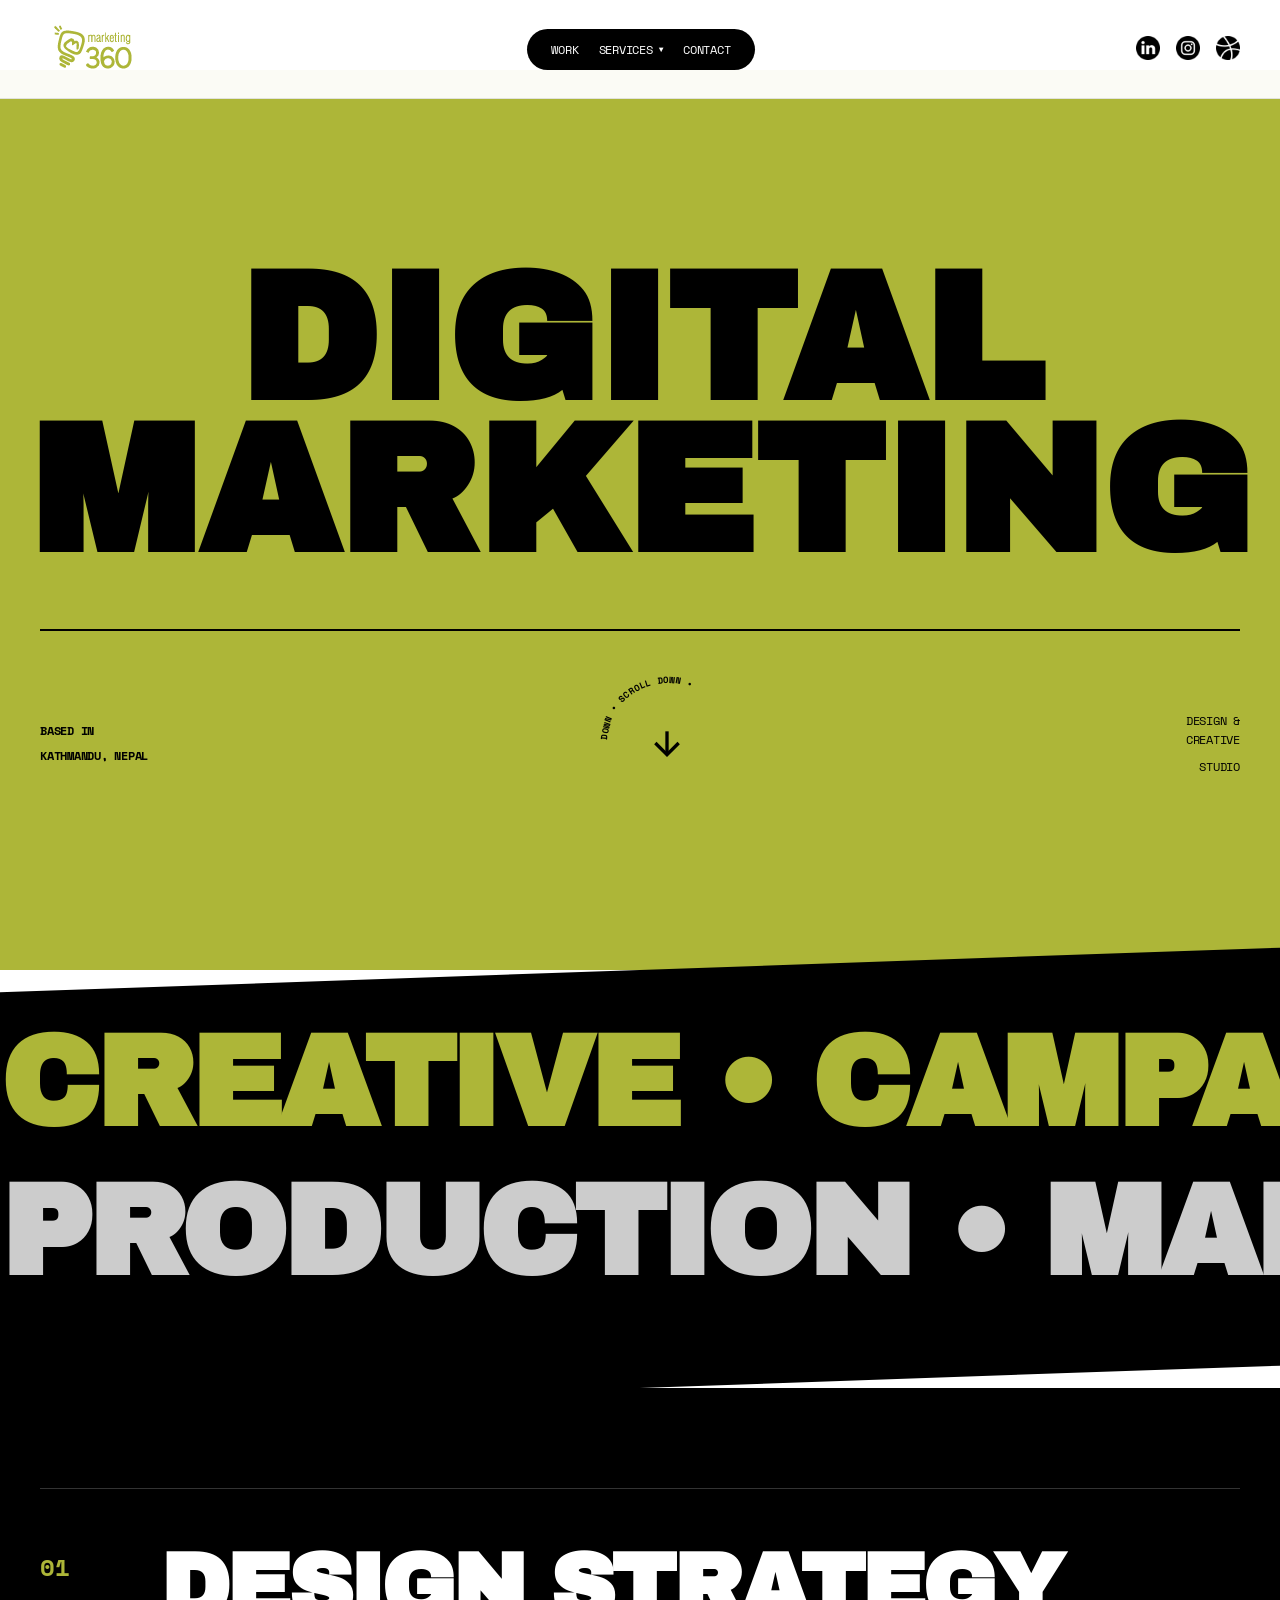
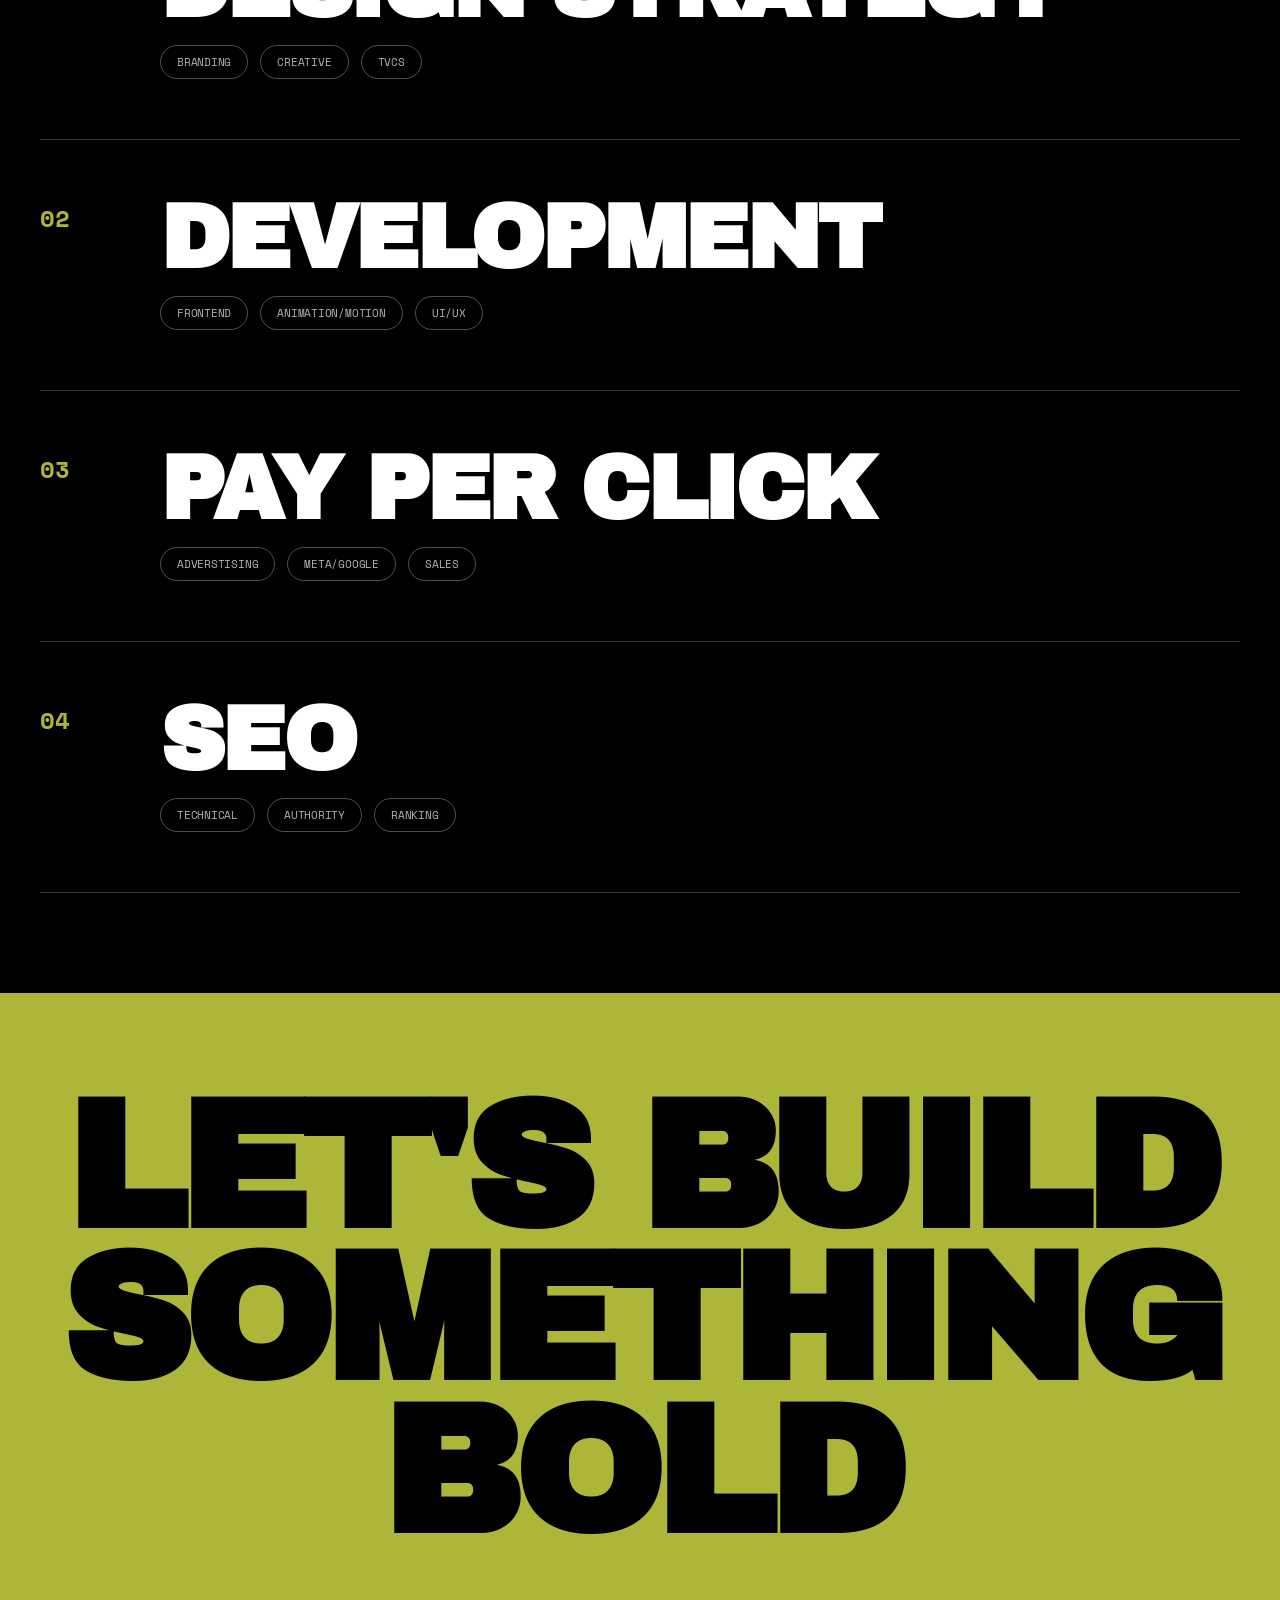
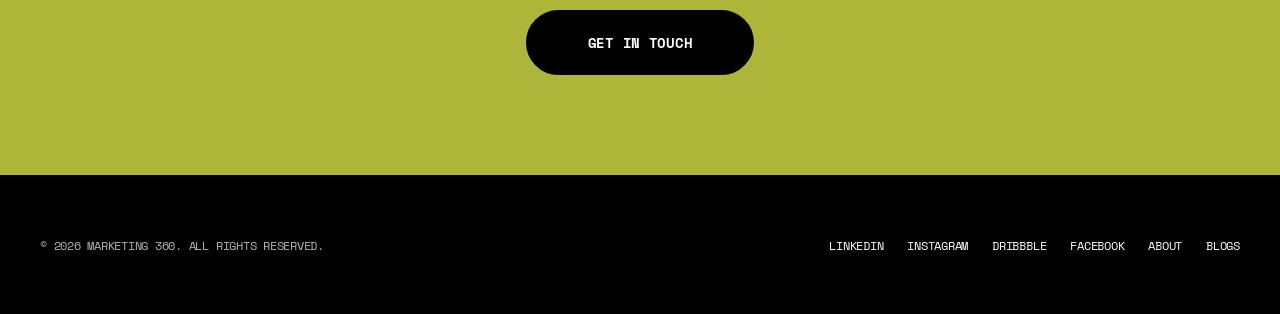
<file: index.html>
<!DOCTYPE html>
<html lang="en">
<head>
    <meta charset="UTF-8">
    <meta name="viewport" content="width=device-width, initial-scale=1.0">
    <title>Marketing 360 - Best Digital Marketing in Nepal</title>
    <link href="https://fonts.googleapis.com/css2?family=Archivo+Black&family=Space+Mono:wght@400;700&family=Inter:wght@400;500;600;700&display=swap" rel="stylesheet">
    <link rel="stylesheet" href="assets/css/style.css">
    <link rel="icon" type="image/png" href="/assets/images/icons/favicon.png">
</head>
<body>
    <!-- Navigation -->
   <div id="header-placeholder"></div>

    <!-- Hero Section -->
    <section class="hero" id="work">
        <h1>DIGITAL MARKETING</h1>
        <div class="hero-divider"></div>
        <div class="hero-metadata">
            <div class="hero-location">
                <span style="display: block;">BASED IN</span>
                <span style="display: block; margin-top: 8px;">KATHMANDU, NEPAL</span>
            </div>
            <div class="scroll-indicator">
                <svg viewBox="0 0 144 144" fill="none" xmlns="http://www.w3.org/2000/svg">
                    <defs>
                        <path id="circlePath" d="M 72, 72 m -60, 0 a 60,60 0 1,1 120,0 a 60,60 0 1,1 -120,0" fill="none"/>
                    </defs>
                    <text font-family="Space Mono" font-size="9" font-weight="bold" letter-spacing="-0.02em" fill="#000000" text-anchor="middle">
                        <textPath href="#circlePath" startOffset="0%">
                            SCROLL DOWN • SCROLL DOWN • SCROLL DOWN • 
                        </textPath>
                    </text>
                </svg>
                <div class="scroll-indicator-center">
                    <svg width="24" height="24" viewBox="0 0 24 24" fill="none" stroke="#000000" stroke-width="2">
                        <line x1="12" y1="5" x2="12" y2="19"></line>
                        <polyline points="19 12 12 19 5 12"></polyline>
                    </svg>
                </div>
            </div>
            <div class="hero-role">
                <span style="display: block;">DESIGN &</span>
                <span style="display: block;">CREATIVE</span>
                <span style="display: block; margin-top: 8px;">STUDIO</span>
            </div>
        </div>
    </section>

    <!-- Marquee Section -->
    <section class="marquee-section" id="services">
        <div class="marquee-section-inner">
            <div class="marquee-row orange">
                <span class="marquee-text">CREATIVE • CAMPAIGN • DIGITAL • </span>
                <span class="marquee-text">CREATIVE • CAMPAIGN • DIGITAL • </span>
                <span class="marquee-text">CREATIVE • CAMPAIGN • DIGITAL • </span>
            </div>
            <div class="marquee-row white reverse">
                <span class="marquee-text">PRODUCTION • MARKET • IMPACT • </span>
                <span class="marquee-text">PRODUCTION • MARKET • IMPACT • </span>
                <span class="marquee-text">PRODUCTION • MARKET • IMPACT • </span>
            </div>
        </div>
    </section>

    <!-- Services Section -->
    <section class="services">
        <div class="services-container">
            <ul class="services-list">
                <li>
                    <span class="service-index">01</span>
                    <div class="service-content">
                        <h3 class="service-title">DESIGN STRATEGY</h3>
                        <div class="service-tags">
                            <span class="service-tag">BRANDING</span>
                            <span class="service-tag">CREATIVE</span>
                            <span class="service-tag">TVCs</span>
                        </div>
                    </div>
                    <div class="service-arrow">→</div>
                </li>
                <li>
                    <span class="service-index">02</span>
                    <div class="service-content">
                        <h3 class="service-title">DEVELOPMENT</h3>
                        <div class="service-tags">
                            <span class="service-tag">FRONTEND</span>
                            <span class="service-tag">ANIMATION/MOTION</span>
                            <span class="service-tag">UI/UX</span>
                        </div>
                    </div>
                    <div class="service-arrow">→</div>
                </li>
                <li>
                    <span class="service-index">03</span>
                    <div class="service-content">
                        <h3 class="service-title">PAY PER CLICK</h3>
                        <div class="service-tags">
                            <span class="service-tag">ADVERSTISING</span>
                            <span class="service-tag">META/GOOGLE</span>
                            <span class="service-tag">SALES</span>
                        </div>
                    </div>
                    <div class="service-arrow">→</div>
                </li>
                <li>
                    <span class="service-index">04</span>
                    <div class="service-content">
                        <h3 class="service-title">SEO</h3>
                        <div class="service-tags">
                            <span class="service-tag">TECHNICAL</span>
                            <span class="service-tag">AUTHORITY</span>
                            <span class="service-tag">RANKING</span>
                        </div>
                    </div>
                    <div class="service-arrow">→</div>
                </li>
            </ul>
        </div>
    </section>

    <!-- CTA Section -->
    <section class="cta-section">
        <h2 class="cta-heading">LET'S BUILD SOMETHING BOLD</h2>
        <a href="contact.html" class="cta-button">GET IN TOUCH</a>
    </section>

<div id="footer-placeholder"></div>

    <script>
        // Smooth scroll for navigation links
        document.querySelectorAll('nav a').forEach(anchor => {
            anchor.addEventListener('click', function (e) {
                e.preventDefault();
                const target = document.querySelector(this.getAttribute('href'));
                if (target) {
                    target.scrollIntoView({ behavior: 'smooth' });
                }
            });
        });

        // Add scroll event listener for parallax or other effects if needed
        window.addEventListener('scroll', () => {
            const nav = document.querySelector('nav');
            if (window.scrollY > 100) {
                nav.style.background = 'rgba(255, 255, 255, 0.98)';
            } else {
                nav.style.background = 'rgba(255, 255, 255, 0.95)';
            }
        });
    </script>
    <script>
  // This function fetches the header and footer
  function loadComponent(id, path) {
    fetch(path)
      .then(response => {
        if (!response.ok) throw new Error("Could not find the file: " + path);
        return response.text();
      })
      .then(data => {
        document.getElementById(id).innerHTML = data;
      })
      .catch(error => console.error(error));
  }

  // Execute the loading
  loadComponent('header-placeholder', 'includes/header.html');
  loadComponent('footer-placeholder', 'includes/footer.html');
</script>
</body>
</html>
</file>
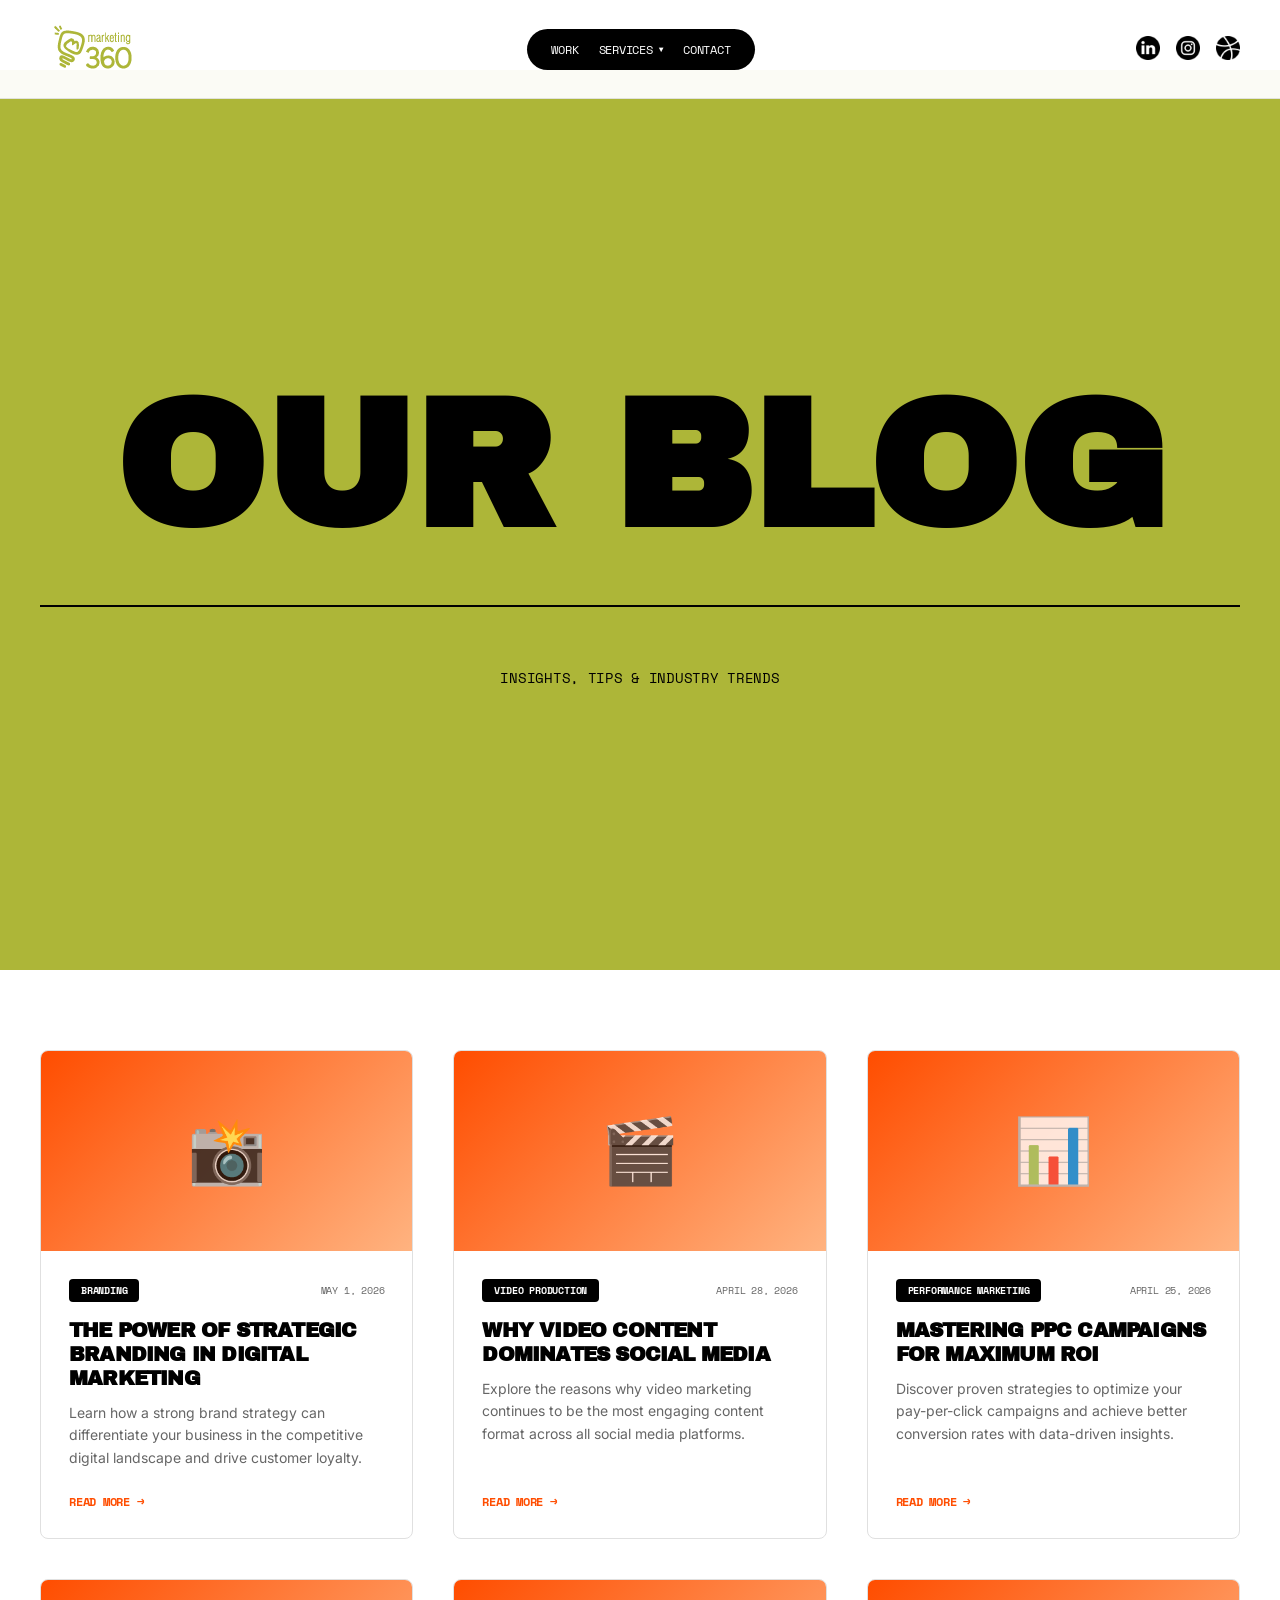
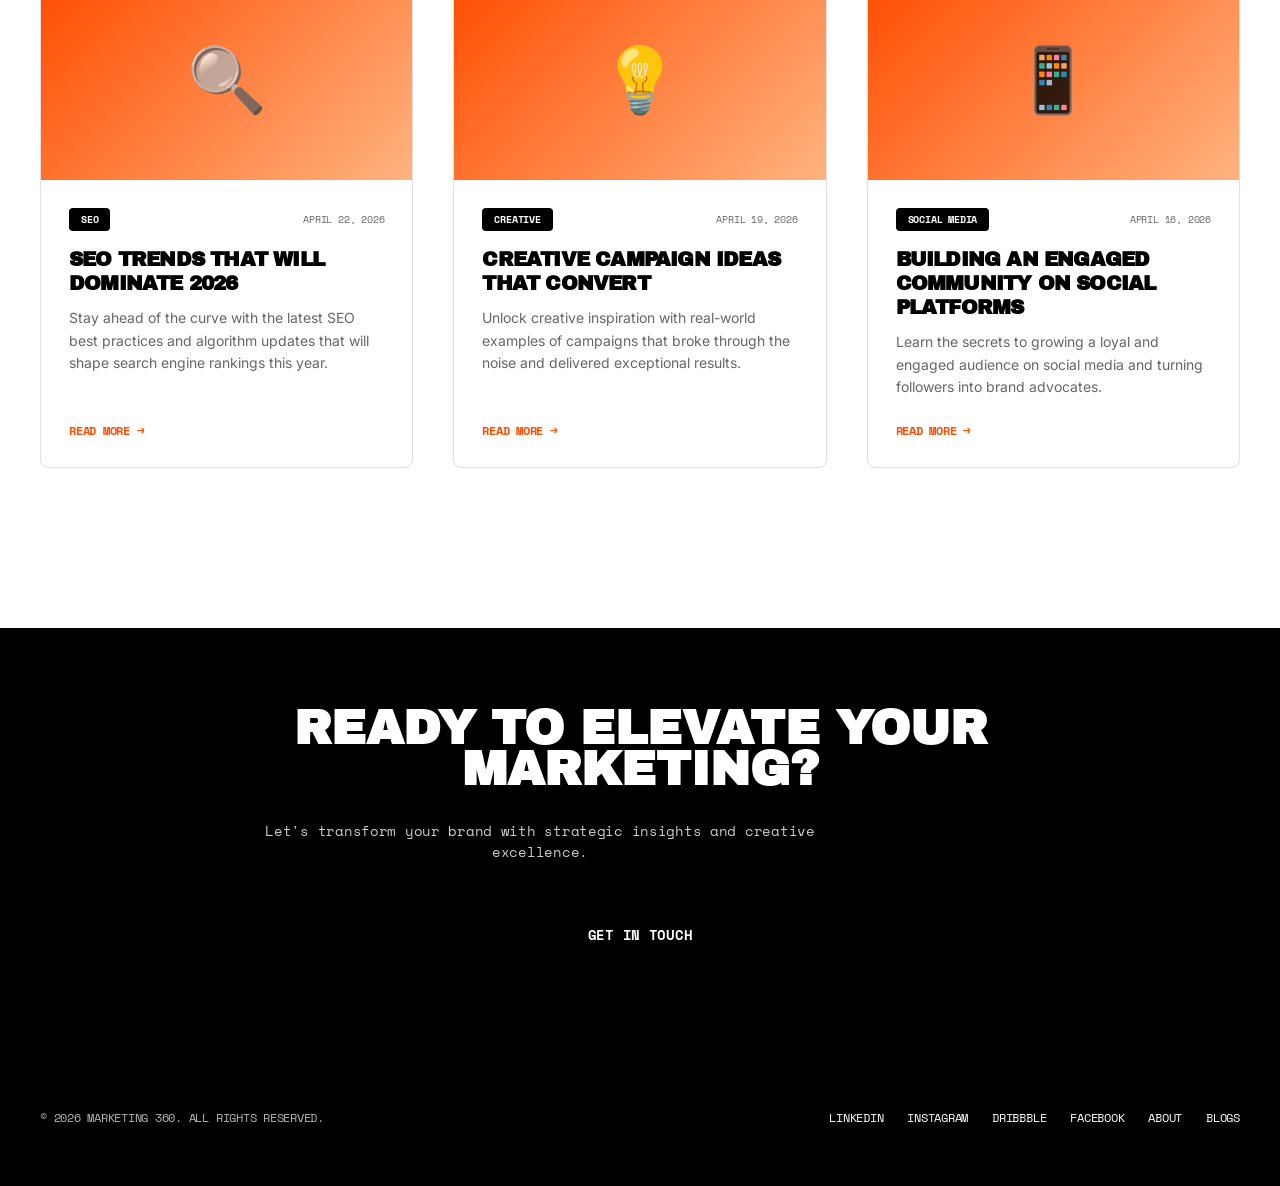
<file: blog/index.html>
<!DOCTYPE html>
<html lang="en">
<head>
    <meta charset="UTF-8">
    <meta name="viewport" content="width=device-width, initial-scale=1.0">
    <title>Blog - Marketing 360</title>
    <link href="https://fonts.googleapis.com/css2?family=Archivo+Black&family=Space+Mono:wght@400;700&family=Inter:wght@400;500;600;700&display=swap" rel="stylesheet">
    <link rel="stylesheet" href="../assets/css/style.css">
    <link rel="stylesheet" href="../assets/css/blog.css">
    <link rel="icon" type="image/png" href="/assets/images/icons/favicon.png">
</head>
<body>
    <!-- Navigation -->
   <div id="header-placeholder"></div>

    <!-- Hero Section -->
    <section class="hero" style="margin-top: 70px;">
        <h1>OUR BLOG</h1>
        <div class="hero-divider"></div>
        <p style="font-family: 'Space Mono', monospace; font-size: 14px; letter-spacing: -0.02em; margin-top: 20px;">INSIGHTS, TIPS & INDUSTRY TRENDS</p>
    </section>

    <!-- Blog Listing Section -->
    <section class="blog-section">
        <div class="blog-container">
            <div class="blog-grid">
                <!-- Blog Post 1 -->
                <article class="blog-card">
                    <div class="blog-image-container">
                        <div class="blog-placeholder-image">📸</div>
                    </div>
                    <div class="blog-content">
                        <div class="blog-meta">
                            <span class="blog-category">BRANDING</span>
                            <span class="blog-date">MAY 1, 2026</span>
                        </div>
                        <h3 class="blog-title">The Power of Strategic Branding in Digital Marketing</h3>
                        <p class="blog-excerpt">Learn how a strong brand strategy can differentiate your business in the competitive digital landscape and drive customer loyalty.</p>
                        <a href="../blog-post-1.html" class="blog-link">READ MORE →</a>
                    </div>
                </article>

                <!-- Blog Post 2 -->
                <article class="blog-card">
                    <div class="blog-image-container">
                        <div class="blog-placeholder-image">🎬</div>
                    </div>
                    <div class="blog-content">
                        <div class="blog-meta">
                            <span class="blog-category">VIDEO PRODUCTION</span>
                            <span class="blog-date">APRIL 28, 2026</span>
                        </div>
                        <h3 class="blog-title">Why Video Content Dominates Social Media</h3>
                        <p class="blog-excerpt">Explore the reasons why video marketing continues to be the most engaging content format across all social media platforms.</p>
                        <a href="blog-post-2.html" class="blog-link">READ MORE →</a>
                    </div>
                </article>

                <!-- Blog Post 3 -->
                <article class="blog-card">
                    <div class="blog-image-container">
                        <div class="blog-placeholder-image">📊</div>
                    </div>
                    <div class="blog-content">
                        <div class="blog-meta">
                            <span class="blog-category">PERFORMANCE MARKETING</span>
                            <span class="blog-date">APRIL 25, 2026</span>
                        </div>
                        <h3 class="blog-title">Mastering PPC Campaigns for Maximum ROI</h3>
                        <p class="blog-excerpt">Discover proven strategies to optimize your pay-per-click campaigns and achieve better conversion rates with data-driven insights.</p>
                        <a href="blog-post-3.html" class="blog-link">READ MORE →</a>
                    </div>
                </article>

                <!-- Blog Post 4 -->
                <article class="blog-card">
                    <div class="blog-image-container">
                        <div class="blog-placeholder-image">🔍</div>
                    </div>
                    <div class="blog-content">
                        <div class="blog-meta">
                            <span class="blog-category">SEO</span>
                            <span class="blog-date">APRIL 22, 2026</span>
                        </div>
                        <h3 class="blog-title">SEO Trends That Will Dominate 2026</h3>
                        <p class="blog-excerpt">Stay ahead of the curve with the latest SEO best practices and algorithm updates that will shape search engine rankings this year.</p>
                        <a href="blog-post-4.html" class="blog-link">READ MORE →</a>
                    </div>
                </article>

                <!-- Blog Post 5 -->
                <article class="blog-card">
                    <div class="blog-image-container">
                        <div class="blog-placeholder-image">💡</div>
                    </div>
                    <div class="blog-content">
                        <div class="blog-meta">
                            <span class="blog-category">CREATIVE</span>
                            <span class="blog-date">APRIL 19, 2026</span>
                        </div>
                        <h3 class="blog-title">Creative Campaign Ideas That Convert</h3>
                        <p class="blog-excerpt">Unlock creative inspiration with real-world examples of campaigns that broke through the noise and delivered exceptional results.</p>
                        <a href="blog-post-5.html" class="blog-link">READ MORE →</a>
                    </div>
                </article>

                <!-- Blog Post 6 -->
                <article class="blog-card">
                    <div class="blog-image-container">
                        <div class="blog-placeholder-image">📱</div>
                    </div>
                    <div class="blog-content">
                        <div class="blog-meta">
                            <span class="blog-category">SOCIAL MEDIA</span>
                            <span class="blog-date">APRIL 16, 2026</span>
                        </div>
                        <h3 class="blog-title">Building an Engaged Community on Social Platforms</h3>
                        <p class="blog-excerpt">Learn the secrets to growing a loyal and engaged audience on social media and turning followers into brand advocates.</p>
                        <a href="blog-post-6.html" class="blog-link">READ MORE →</a>
                    </div>
                </article>
            </div>
        </div>
    </section>

    <!-- CTA Section -->
    <section class="blog-cta">
        <div class="blog-cta-content">
            <h2 style="font-family: 'Archivo Black', sans-serif; font-size: 48px; line-height: 0.85; margin-bottom: 30px; text-transform: uppercase;">Ready to Elevate Your Marketing?</h2>
            <p style="font-family: 'Space Mono', monospace; font-size: 14px; letter-spacing: -0.02em; margin-bottom: 40px; max-width: 600px;">Let's transform your brand with strategic insights and creative excellence.</p>
            <a href="../contact.html" class="cta-button">GET IN TOUCH</a>
        </div>
    </section>

    <!-- Footer -->
    <div id="footer-placeholder"></div>

    <script>
        // Load header
        fetch('../includes/header.html')
            .then(response => response.text())
            .then(data => document.getElementById('header-placeholder').innerHTML = data);

        // Load footer
        fetch('../includes/footer.html')
            .then(response => response.text())
            .then(data => document.getElementById('footer-placeholder').innerHTML = data);
    </script>
</body>
</html>
</file>
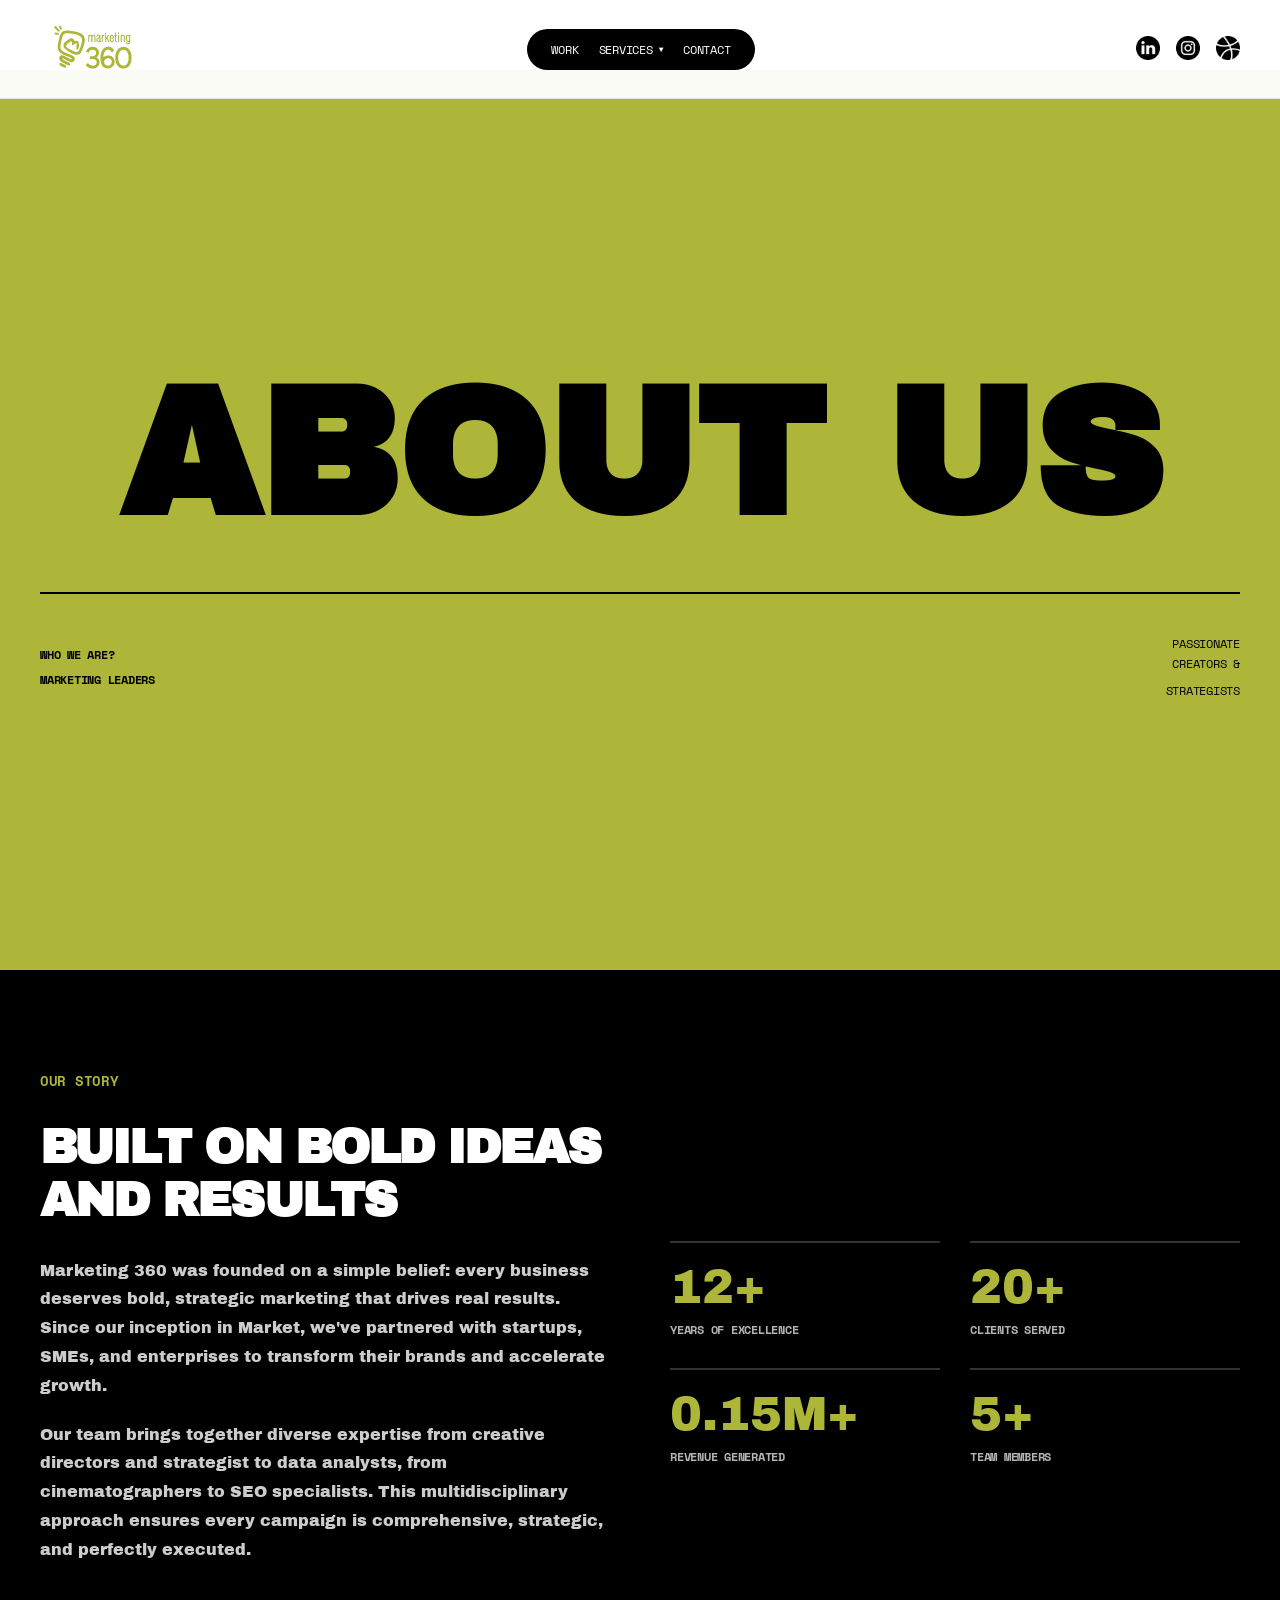
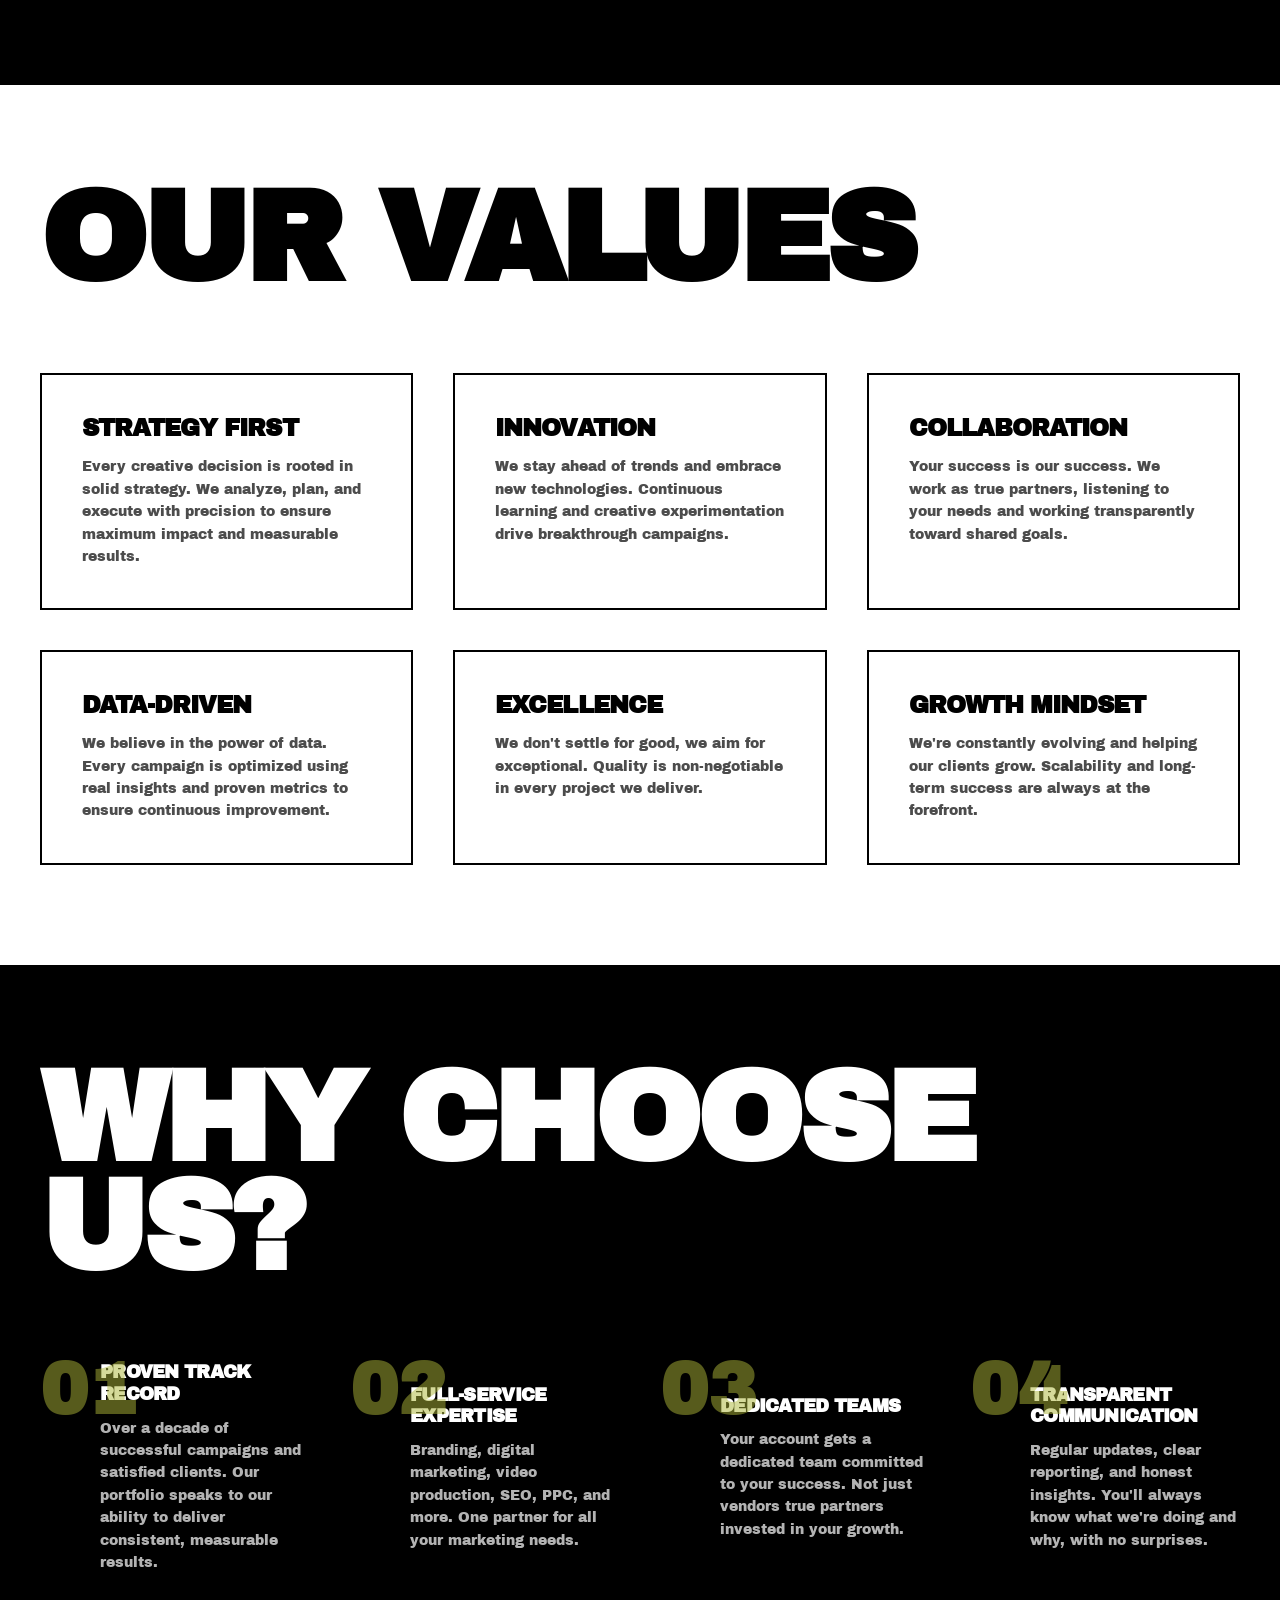
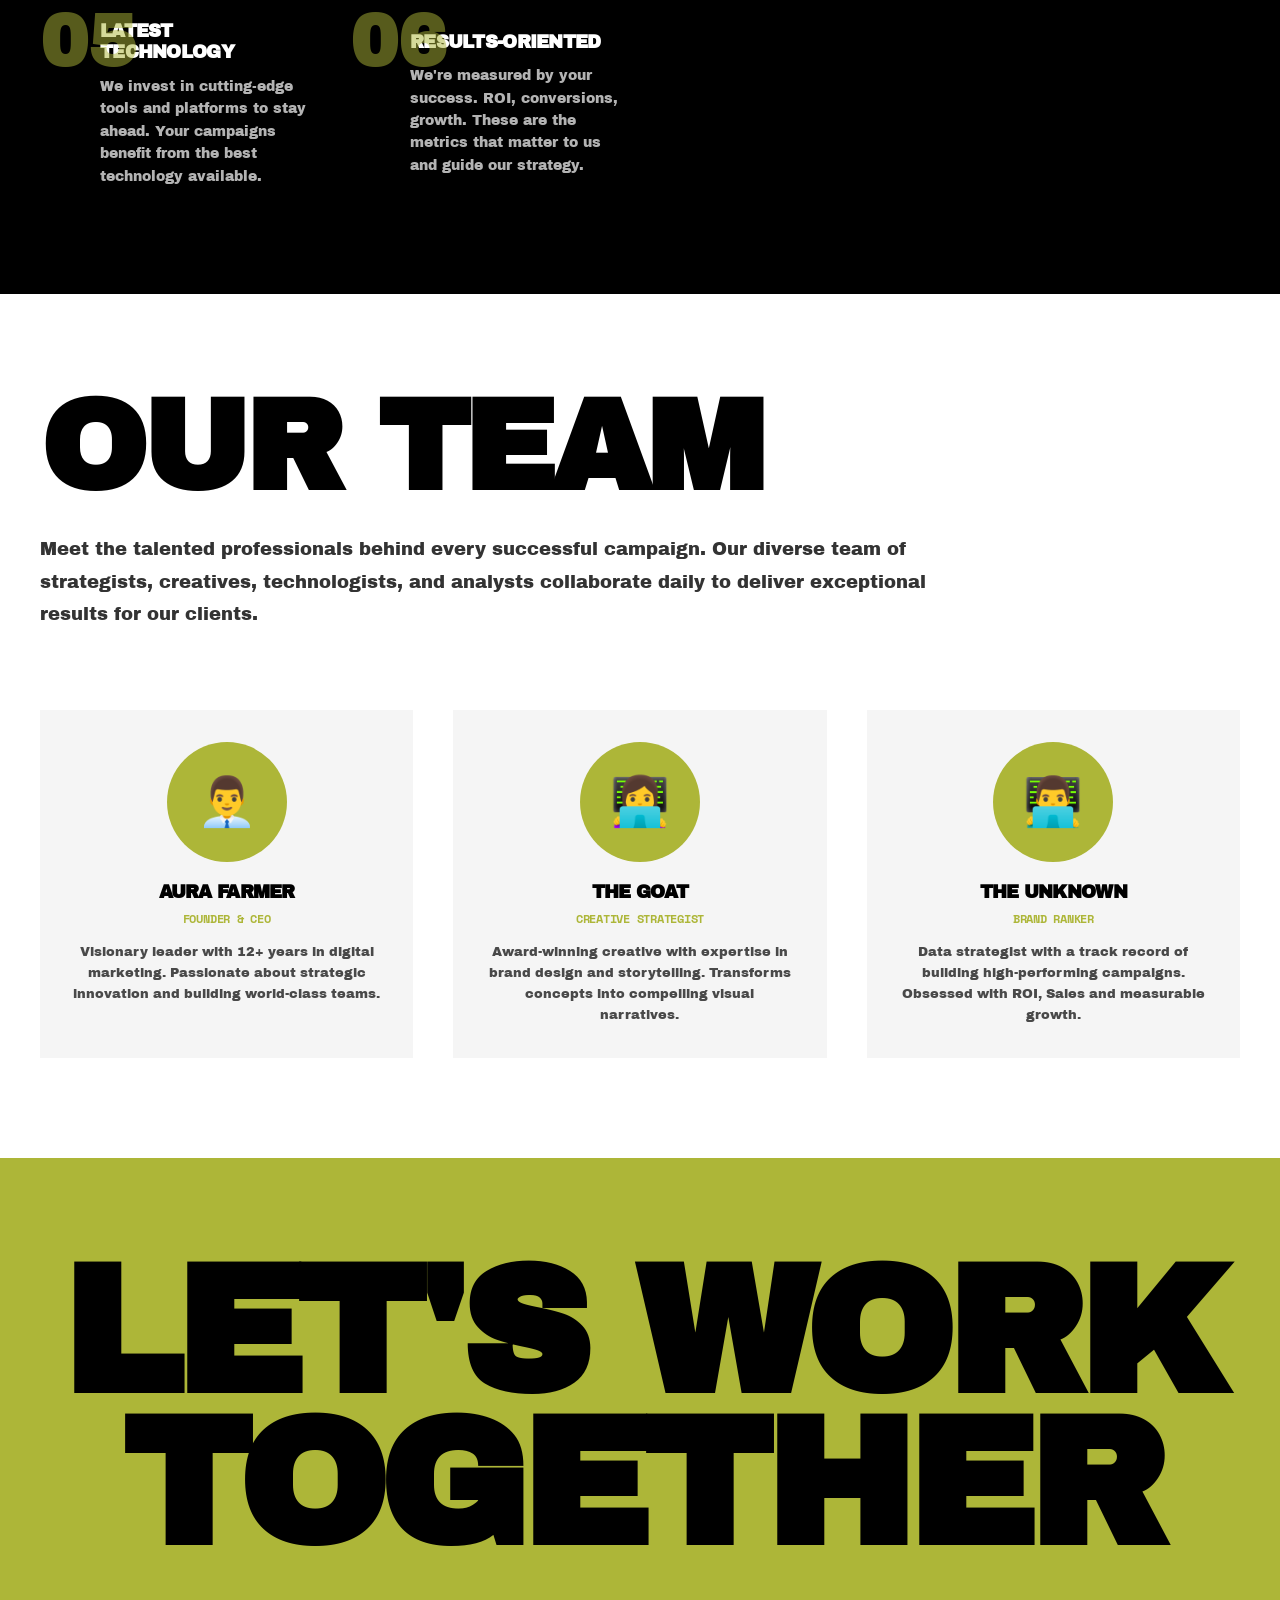
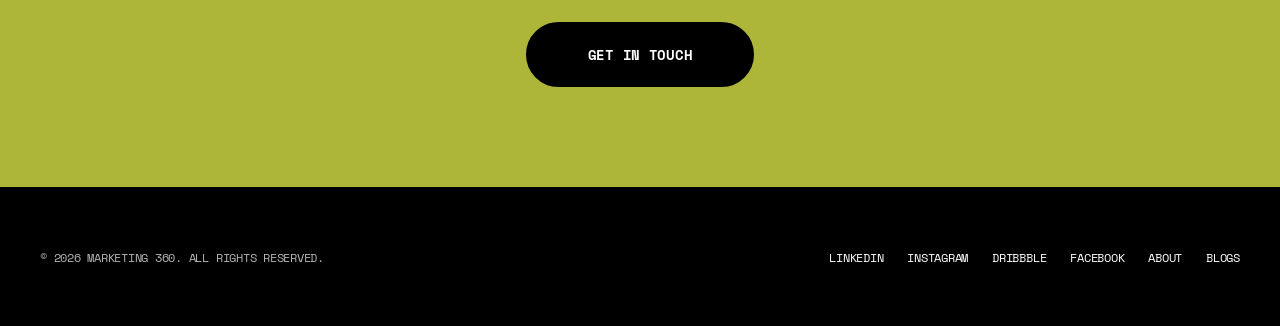
<file: about.html>
<!DOCTYPE html>
<html lang="en">
<head>
    <meta charset="UTF-8">
    <meta name="viewport" content="width=device-width, initial-scale=1.0">
    <title>About Us - Marketing 360</title>
    <link href="https://fonts.googleapis.com/css2?family=Archivo+Black&family=Space+Mono:wght@400;700&family=Inter:wght@400;500;600;700&display=swap" rel="stylesheet">
    <link rel="stylesheet" href="assets/css/style.css">
    <link rel="icon" type="image/png" href="/assets/images/icons/favicon.png">
</head>
<body>
    <!-- Navigation -->
  <div id="header-placeholder"></div>

    <!-- Hero Section -->
    <section class="hero">
        <h1>ABOUT US</h1>
        <div class="hero-divider"></div>
        <div class="hero-metadata">
            <div class="hero-location">
                <span style="display: block;">WHO WE ARE?</span>
                <span style="display: block; margin-top: 8px;">MARKETING LEADERS</span>
            </div>
            <div class="hero-role">
                <span style="display: block;">PASSIONATE</span>
                <span style="display: block;">CREATORS &</span>
                <span style="display: block; margin-top: 8px;">STRATEGISTS</span>
            </div>
        </div>
    </section>

    <!-- Story Section -->
    <section class="story">
        <div class="story-container">
            <p class="story-intro">OUR STORY</p>
            <div class="story-content">
                <div class="story-text">
                    <h2>BUILT ON BOLD IDEAS AND RESULTS</h2>
                    <p>Marketing 360 was founded on a simple belief: every business deserves bold, strategic marketing that drives real results. Since our inception in Market, we've partnered with startups, SMEs, and enterprises to transform their brands and accelerate growth.</p>
                    <p>Our team brings together diverse expertise from creative directors and strategist to data analysts, from cinematographers to SEO specialists. This multidisciplinary approach ensures every campaign is comprehensive, strategic, and perfectly executed.</p>
                </div>
                <div class="story-stats">
                    <div class="stat">
                        <div class="stat-number">12+</div>
                        <div class="stat-label">Years of Excellence</div>
                    </div>
                    <div class="stat">
                        <div class="stat-number">20+</div>
                        <div class="stat-label">Clients Served</div>
                    </div>
                    <div class="stat">
                        <div class="stat-number">0.15M+</div>
                        <div class="stat-label">Revenue Generated</div>
                    </div>
                    <div class="stat">
                        <div class="stat-number">5+</div>
                        <div class="stat-label">Team Members</div>
                    </div>
                </div>
            </div>
        </div>
    </section>

    <!-- Values Section -->
    <section class="values">
        <div class="values-container">
            <h2 class="values-title">OUR VALUES</h2>
            <div class="values-grid">
                <div class="value-item">
                    <h3 class="value-title">Strategy First</h3>
                    <p class="value-description">Every creative decision is rooted in solid strategy. We analyze, plan, and execute with precision to ensure maximum impact and measurable results.</p>
                </div>
                <div class="value-item">
                    <h3 class="value-title">Innovation</h3>
                    <p class="value-description">We stay ahead of trends and embrace new technologies. Continuous learning and creative experimentation drive breakthrough campaigns.</p>
                </div>
                <div class="value-item">
                    <h3 class="value-title">Collaboration</h3>
                    <p class="value-description">Your success is our success. We work as true partners, listening to your needs and working transparently toward shared goals.</p>
                </div>
                <div class="value-item">
                    <h3 class="value-title">Data-Driven</h3>
                    <p class="value-description">We believe in the power of data. Every campaign is optimized using real insights and proven metrics to ensure continuous improvement.</p>
                </div>
                <div class="value-item">
                    <h3 class="value-title">Excellence</h3>
                    <p class="value-description">We don't settle for good, we aim for exceptional. Quality is non-negotiable in every project we deliver.</p>
                </div>
                <div class="value-item">
                    <h3 class="value-title">Growth Mindset</h3>
                    <p class="value-description">We're constantly evolving and helping our clients grow. Scalability and long-term success are always at the forefront.</p>
                </div>
            </div>
        </div>
    </section>

    <!-- Why Us Section -->
    <section class="why-us">
        <div class="why-us-container">
            <h2 class="why-us-title">WHY CHOOSE US?</h2>
            <div class="why-us-grid">
                <div class="why-item">
                    <div class="why-number">01</div>
                    <h3 class="why-title">Proven Track Record</h3>
                    <p class="why-description">Over a decade of successful campaigns and satisfied clients. Our portfolio speaks to our ability to deliver consistent, measurable results.</p>
                </div>
                <div class="why-item">
                    <div class="why-number">02</div>
                    <h3 class="why-title">Full-Service Expertise</h3>
                    <p class="why-description">Branding, digital marketing, video production, SEO, PPC, and more. One partner for all your marketing needs.</p>
                </div>
                <div class="why-item">
                    <div class="why-number">03</div>
                    <h3 class="why-title">Dedicated Teams</h3>
                    <p class="why-description">Your account gets a dedicated team committed to your success. Not just vendors true partners invested in your growth.</p>
                </div>
                <div class="why-item">
                    <div class="why-number">04</div>
                    <h3 class="why-title">Transparent Communication</h3>
                    <p class="why-description">Regular updates, clear reporting, and honest insights. You'll always know what we're doing and why, with no surprises.</p>
                </div>
                <div class="why-item">
                    <div class="why-number">05</div>
                    <h3 class="why-title">Latest Technology</h3>
                    <p class="why-description">We invest in cutting-edge tools and platforms to stay ahead. Your campaigns benefit from the best technology available.</p>
                </div>
                <div class="why-item">
                    <div class="why-number">06</div>
                    <h3 class="why-title">Results-Oriented</h3>
                    <p class="why-description">We're measured by your success. ROI, conversions, growth. These are the metrics that matter to us and guide our strategy.</p>
                </div>
            </div>
        </div>
    </section>

    <!-- Team Section -->
    <section class="team">
        <div class="team-container">
            <h2 class="team-title">OUR TEAM</h2>
            <p class="team-intro">Meet the talented professionals behind every successful campaign. Our diverse team of strategists, creatives, technologists, and analysts collaborate daily to deliver exceptional results for our clients.</p>
            <div class="team-grid">
                <div class="team-member">
                    <div class="member-avatar">👨‍💼</div>
                    <h3 class="member-name">Aura Farmer</h3>
                    <p class="member-role">Founder & CEO</p>
                    <p class="member-bio">Visionary leader with 12+ years in digital marketing. Passionate about strategic innovation and building world-class teams.</p>
                </div>
                <div class="team-member">
                    <div class="member-avatar">👩‍💻</div>
                    <h3 class="member-name">The GOAT</h3>
                    <p class="member-role">Creative Strategist</p>
                    <p class="member-bio">Award-winning creative with expertise in brand design and storytelling. Transforms concepts into compelling visual narratives.</p>
                </div>
                <div class="team-member">
                    <div class="member-avatar">👨‍💻</div>
                    <h3 class="member-name">The Unknown</h3>
                    <p class="member-role">Brand Ranker</p>
                    <p class="member-bio">Data strategist with a track record of building high-performing campaigns. Obsessed with ROI, Sales and measurable growth.</p>
                </div>
            </div>
        </div>
    </section>

    <!-- CTA Section -->
    <section class="cta-section">
        <h2 class="cta-heading">LET'S WORK TOGETHER</h2>
        <a href="contact.html" class="cta-button">GET IN TOUCH</a>
    </section>

    <!-- Footer -->
    <div id="footer-placeholder"></div>

    <script>
        // Smooth scroll for navigation links
        document.querySelectorAll('nav a').forEach(anchor => {
            anchor.addEventListener('click', function (e) {
                const href = this.getAttribute('href');
                if (href.includes('#')) {
                    e.preventDefault();
                    const target = document.querySelector(href.split('#')[1] ? '#' + href.split('#')[1] : null);
                    if (target) {
                        target.scrollIntoView({ behavior: 'smooth' });
                    }
                }
            });
        });

        // Add scroll event listener for nav background
        window.addEventListener('scroll', () => {
            const nav = document.querySelector('nav');
            if (window.scrollY > 100) {
                nav.style.background = 'rgba(255, 255, 255, 0.98)';
            } else {
                nav.style.background = 'rgba(255, 255, 255, 0.95)';
            }
        });
    </script>
    <script>
  // This function fetches the header and footer
  function loadComponent(id, path) {
    fetch(path)
      .then(response => {
        if (!response.ok) throw new Error("Could not find the file: " + path);
        return response.text();
      })
      .then(data => {
        document.getElementById(id).innerHTML = data;
      })
      .catch(error => console.error(error));
  }

  // Execute the loading
  loadComponent('header-placeholder', 'includes/header.html');
  loadComponent('footer-placeholder', 'includes/footer.html');
</script>
</body>
</html>
</file>
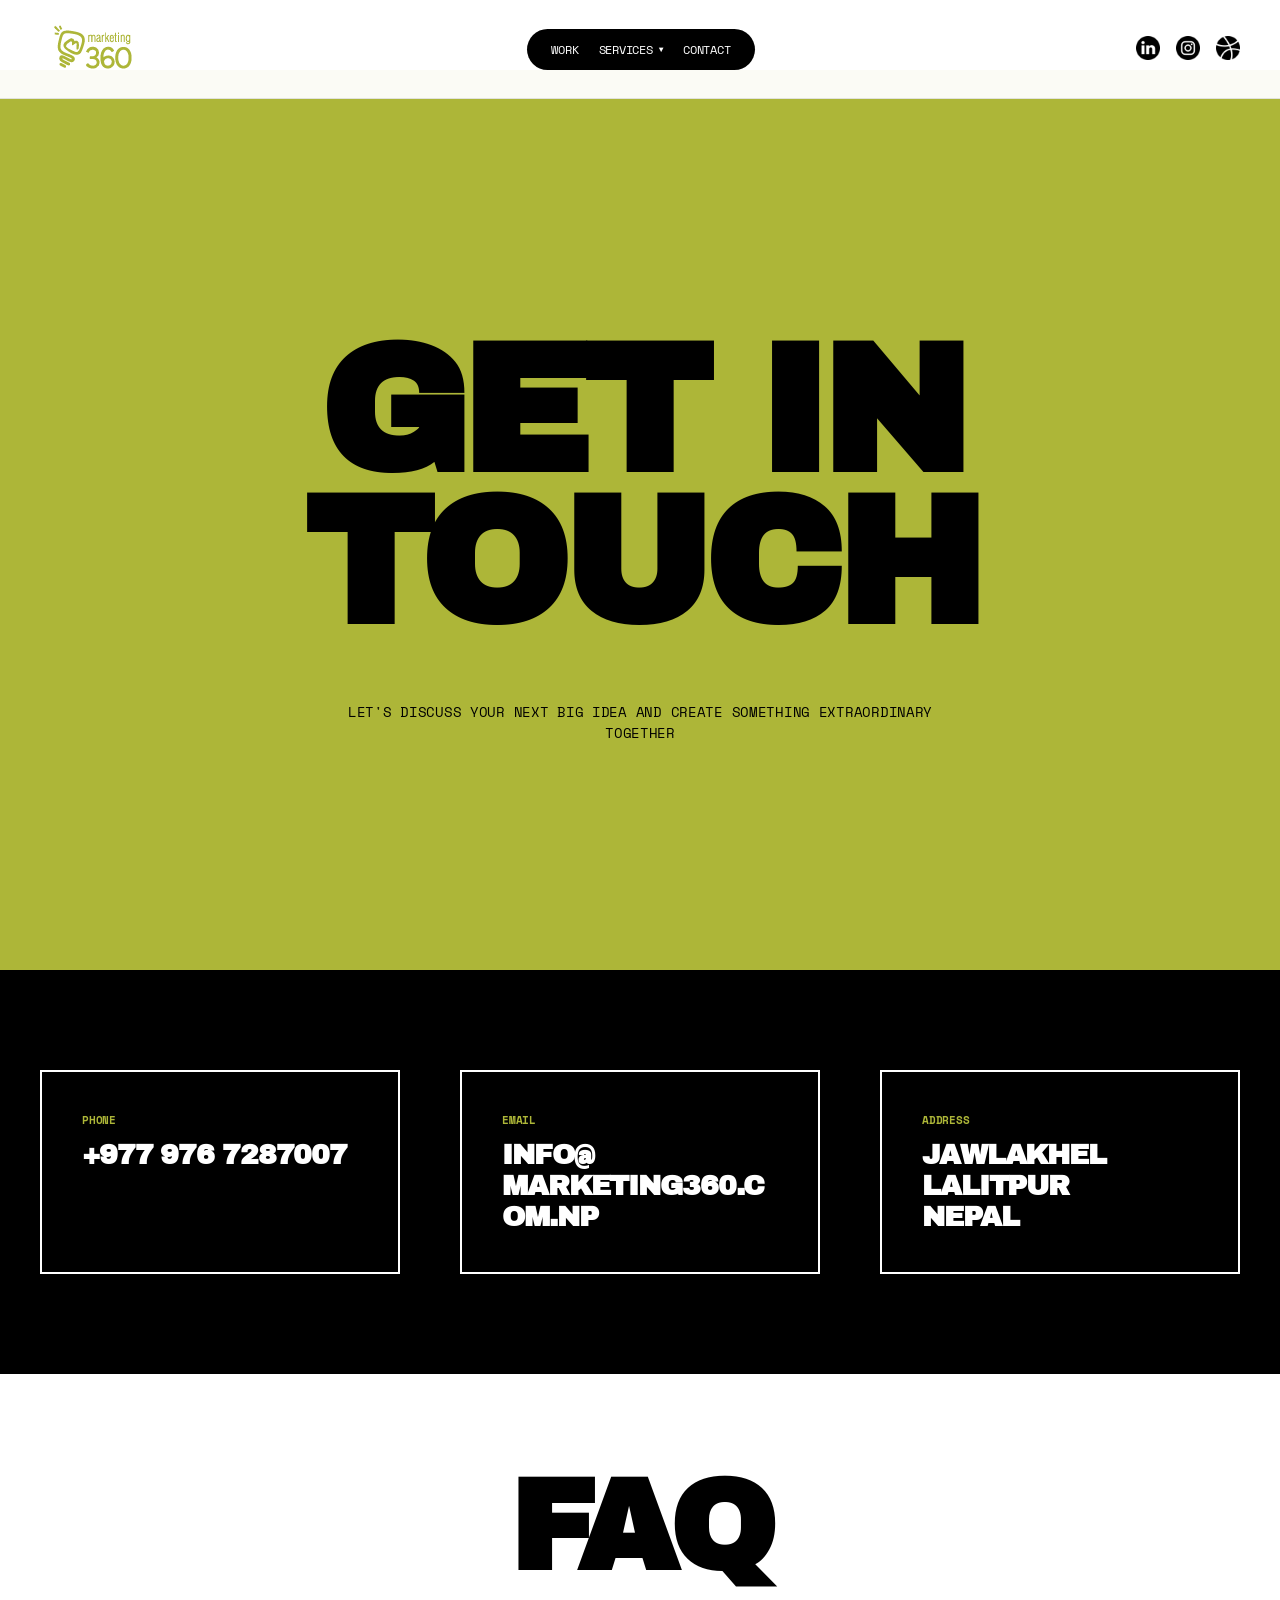
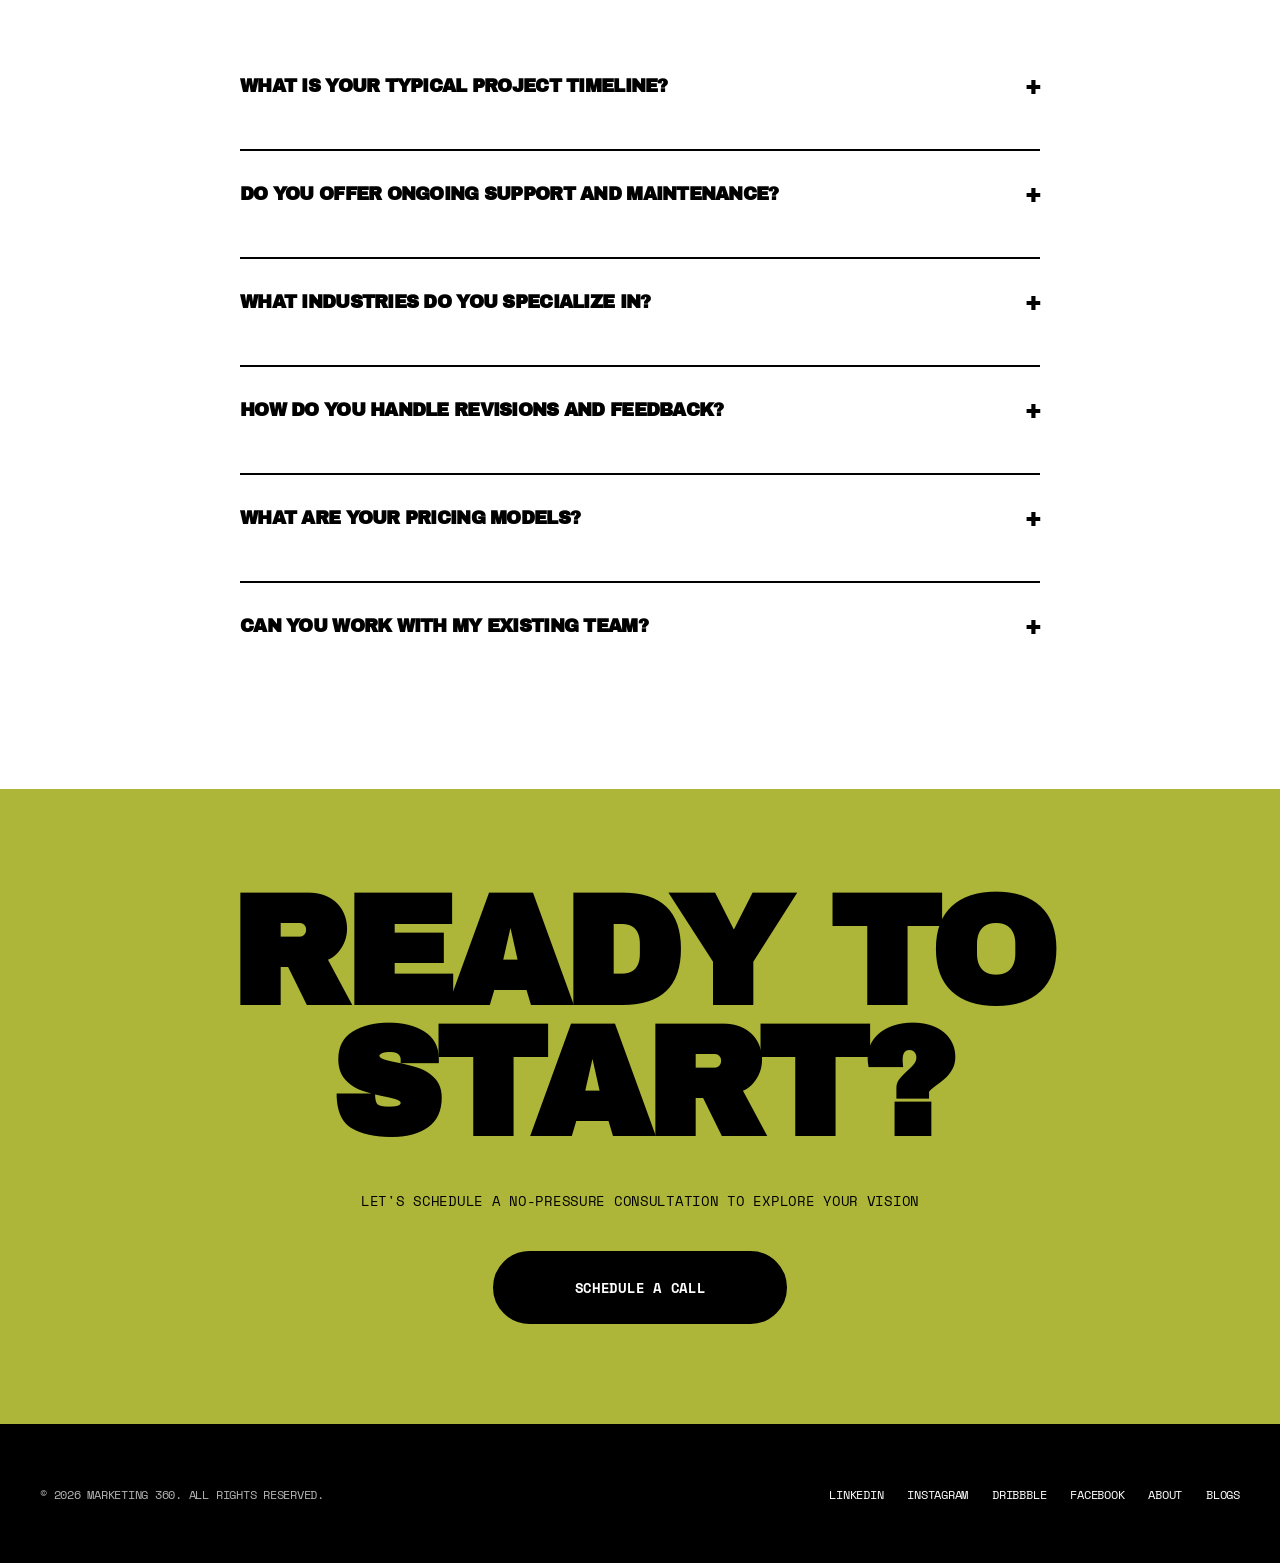
<file: contact.html>
<!DOCTYPE html>
<html lang="en">
<head>
    <meta charset="UTF-8">
    <meta name="viewport" content="width=device-width, initial-scale=1.0">
    <title>Contact Us - M360</title>
    <link href="https://fonts.googleapis.com/css2?family=Archivo+Black&family=Space+Mono:wght@400;700&family=Inter:wght@400;500;600;700&display=swap" rel="stylesheet">
    <link rel="stylesheet" href="../assets/css/style.css">
    <link rel="icon" type="image/png" href="/assets/images/icons/favicon.png">
</head>
<body>
    <!-- Navigation -->
   <div id="header-placeholder"></div>

    <!-- Hero Section -->
    <section class="hero hero--primary">
        <h1 class="hero__title">GET IN TOUCH</h1>
        <p class="hero__subtitle">LET'S DISCUSS YOUR NEXT BIG IDEA AND CREATE SOMETHING EXTRAORDINARY TOGETHER</p>
    </section>

    <!-- Contact Info -->
    <section class="section section--dark" id="contact-info">
        <div class="container grid grid--auto">
            <div class="card card--white">
                <label class="card__label">PHONE</label>
                <div class="card__content">
                    <a href="tel:+9779767287007">+977 976 7287007</a>
                </div>
            </div>
            <div class="card card--white">
                <label class="card__label">EMAIL</label>
                <div class="card__content">
                    <a href="mailto:info@marketing360.com.np">INFO@<br>MARKETING360.COM.NP</a>
                </div>
            </div>
            <div class="card card--white">
                <label class="card__label">ADDRESS</label>
                <div class="card__content">
                    JAWLAKHEL<br>LALITPUR<br>NEPAL
                </div>
            </div>
        </div>
    </section>

    <!-- FAQ Section -->
    <section class="section section--light">
        <div class="container">
            <h2 class="archivo-black" style="font-size: 10vw; margin-bottom: 60px; text-align: center;">FAQ</h2>
            <div id="faq-container" style="max-width: 800px; margin: 0 auto;"></div>
        </div>
    </section>

    <!-- CTA Section -->
    <section class="section section--primary">
        <div class="container" style="text-align: center;">
            <h2 class="archivo-black" style="font-size: 12vw; margin-bottom: 40px;">READY TO START?</h2>
            <p class="space-mono" style="font-size: 14px; text-transform: uppercase; margin-bottom: 40px; color: var(--color-dark);">Let's schedule a no-pressure consultation to explore your vision</p>
            <button class="button button--dark" onclick="util.scrollTo('#contact-info')">SCHEDULE A CALL</button>
        </div>
    </section>

    <!-- Footer -->
    <div id="footer-placeholder"></div>

    <script>
        /* ============================================
           UTILITY FUNCTIONS
           ============================================ */
        const util = {
            // Smooth scroll to element
            scrollTo(selector) {
                const element = document.querySelector(selector);
                if (element) {
                    element.scrollIntoView({ behavior: 'smooth' });
                }
            },

            // Toggle class on element
            toggleClass(element, className) {
                element.classList.toggle(className);
            },

            // Add event listener with handler
            on(selector, event, handler) {
                document.addEventListener(event, (e) => {
                    if (e.target.matches(selector)) {
                        handler.call(e.target, e);
                    }
                });
            },

            // Query selector wrapper
            query(selector) {
                return document.querySelector(selector);
            },

            // Query selector all wrapper
            queryAll(selector) {
                return document.querySelectorAll(selector);
            }
        };

        /* ============================================
           ACCORDION COMPONENT LOGIC
           ============================================ */
        const accordion = {
            // FAQ data (can be easily modified or loaded from API)
            items: [
                {
                    question: "WHAT IS YOUR TYPICAL PROJECT TIMELINE?",
                    answer: "Most projects range from 4-12 weeks depending on scope and complexity. We'll establish a detailed timeline during our initial consultation, with regular milestones and check-ins to ensure transparency and alignment with your goals."
                },
                {
                    question: "DO YOU OFFER ONGOING SUPPORT AND MAINTENANCE?",
                    answer: "Yes, we offer comprehensive post-launch support packages including bug fixes, updates, performance optimization, and feature enhancements. Custom maintenance plans can be tailored to your specific needs and budget."
                },
                {
                    question: "WHAT INDUSTRIES DO YOU SPECIALIZE IN?",
                    answer: "We work with startups, tech companies, creative agencies, and established brands across various sectors. Our brutalist design approach is particularly effective for tech, design, and digital-first brands, but we adapt to any industry's needs."
                },
                {
                    question: "HOW DO YOU HANDLE REVISIONS AND FEEDBACK?",
                    answer: "We build feedback loops into every phase of development. You'll have regular reviews, and we include multiple revision rounds in our standard packages. We maintain open communication through scheduled calls and project management tools."
                },
                {
                    question: "WHAT ARE YOUR PRICING MODELS?",
                    answer: "We offer flexible engagement models: fixed-price projects for clearly scoped work, time-and-materials for evolving projects, and retainer agreements for ongoing collaboration. Let's discuss what works best for your project and budget."
                },
                {
                    question: "CAN YOU WORK WITH MY EXISTING TEAM?",
                    answer: "Absolutely. We're experienced collaborators who integrate seamlessly with existing teams. Whether you need full project ownership or supplementary expertise, we adapt to your workflow and processes."
                }
            ],

            // Render accordion from data
            render() {
                const container = util.query('#faq-container');
                container.innerHTML = this.items.map((item, index) => `
                    <div class="accordion__item" data-index="${index}">
                        <div class="accordion__header">
                            <span>${item.question}</span>
                            <span class="accordion__toggle">+</span>
                        </div>
                        <div class="accordion__content">${item.answer}</div>
                    </div>
                `).join('');

                this.attachListeners();
            },

            // Attach click listeners
            attachListeners() {
                util.queryAll('.accordion__item').forEach(item => {
                    item.addEventListener('click', () => this.toggle(item));
                });
            },

            // Toggle accordion item
            toggle(element) {
                util.queryAll('.accordion__item').forEach(item => {
                    if (item !== element) {
                        item.classList.remove('active');
                    }
                });
                element.classList.toggle('active');
            }
        };

        /* ============================================
           NAVIGATION SCROLL EFFECT
           ============================================ */
        const nav = {
            element: util.query('nav'),

            init() {
                window.addEventListener('scroll', () => this.updateBackground());
            },

            updateBackground() {
                const opacity = window.scrollY > 100 ? 0.98 : 0.95;
                this.element.style.background = `rgba(255, 255, 255, ${opacity})`;
            }
        };

        /* ============================================
           INITIALIZATION
           ============================================ */
        document.addEventListener('DOMContentLoaded', () => {
            accordion.render();
            nav.init();
        });
    </script>
    <script>
  // This function fetches the header and footer
  function loadComponent(id, path) {
    fetch(path)
      .then(response => {
        if (!response.ok) throw new Error("Could not find the file: " + path);
        return response.text();
      })
      .then(data => {
        document.getElementById(id).innerHTML = data;
      })
      .catch(error => console.error(error));
  }

  // Execute the loading
  loadComponent('header-placeholder', 'includes/header.html');
  loadComponent('footer-placeholder', 'includes/footer.html');
</script>
</body>
</html>
</file>
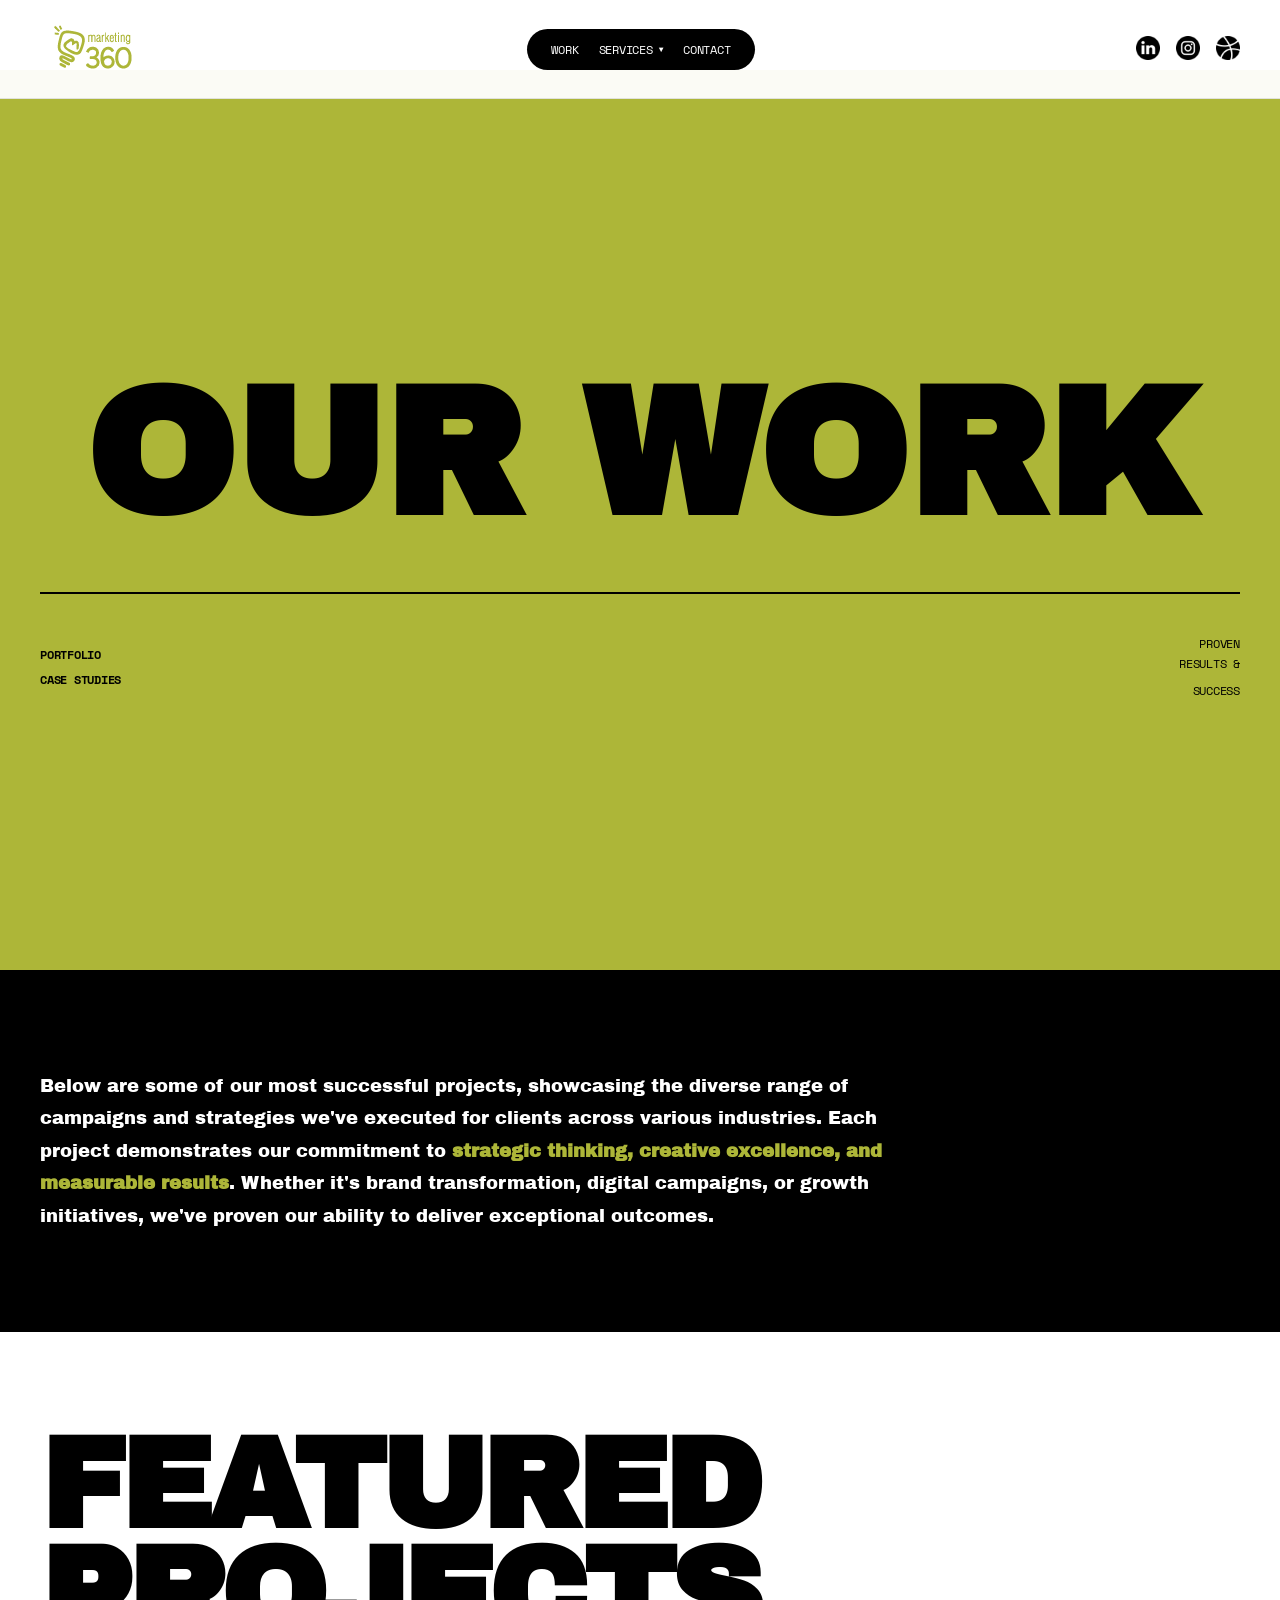
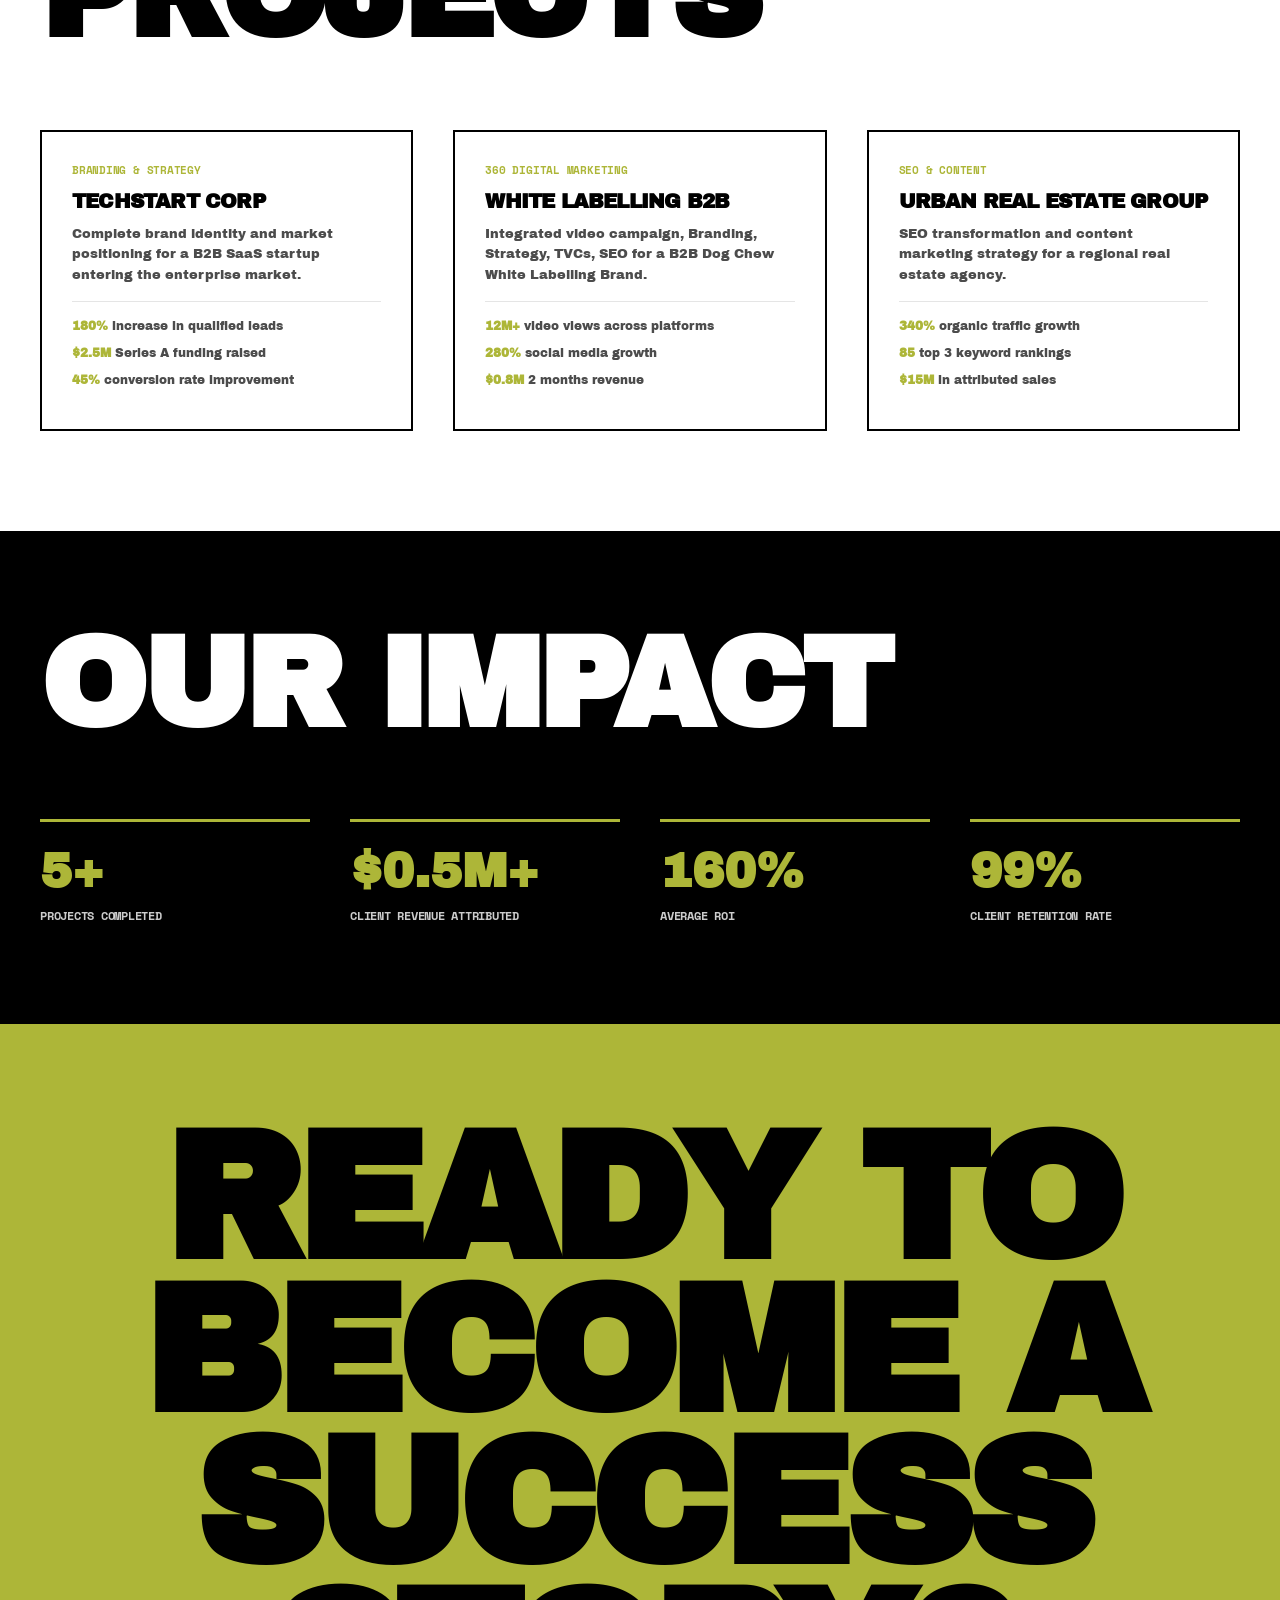
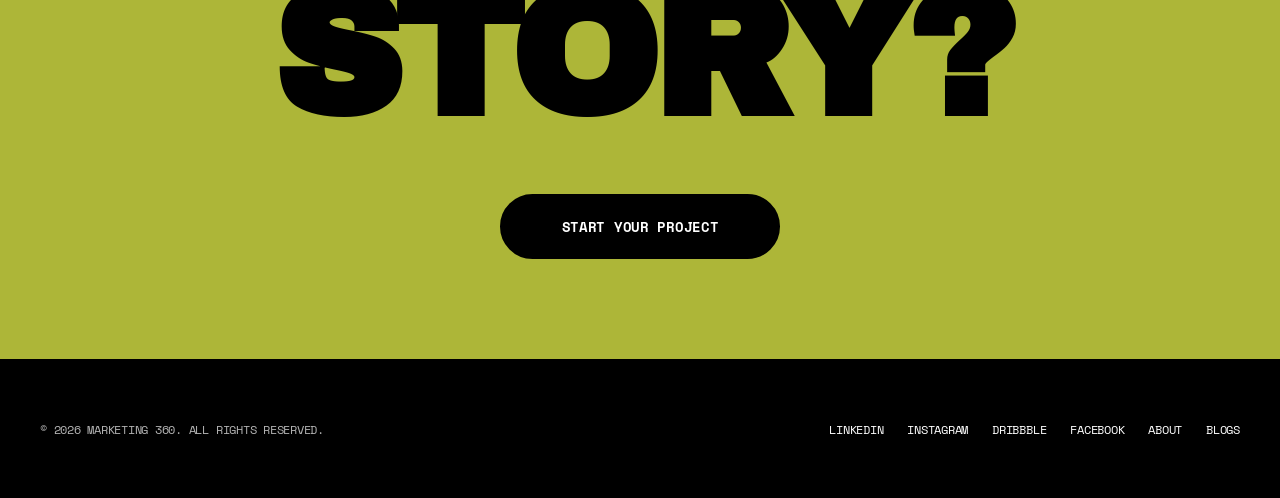
<file: work.html>
<!DOCTYPE html>
<html lang="en">
<head>
    <meta charset="UTF-8">
    <meta name="viewport" content="width=device-width, initial-scale=1.0">
    <title>Our Work - Marketing 360</title>
    <link href="https://fonts.googleapis.com/css2?family=Archivo+Black&family=Space+Mono:wght@400;700&family=Inter:wght@400;500;600;700&display=swap" rel="stylesheet">
    <link rel="stylesheet" href="assets/css/style.css">
    <link rel="icon" type="image/png" href="/assets/images/icons/favicon.png">
</head>
<body>

    <div id="header-placeholder"></div>

    <!-- Hero Section -->
    <section class="hero">
        <h1>OUR WORK</h1>
        <div class="hero-divider"></div>
        <div class="hero-metadata">
            <div class="hero-location">
                <span style="display: block;">PORTFOLIO</span>
                <span style="display: block; margin-top: 8px;">CASE STUDIES</span>
            </div>
            <div class="hero-role">
                <span style="display: block;">PROVEN</span>
                <span style="display: block;">RESULTS &</span>
                <span style="display: block; margin-top: 8px;">SUCCESS</span>
            </div>
        </div>
    </section>

    <!-- Intro Section -->
    <section class="intro">
        <div class="intro-container">
            <p class="intro-text">
                Below are some of our most successful projects, showcasing the diverse range of campaigns and strategies we've executed for clients across various industries. Each project demonstrates our commitment to <span class="intro-highlight">strategic thinking, creative excellence, and measurable results</span>. Whether it's brand transformation, digital campaigns, or growth initiatives, we've proven our ability to deliver exceptional outcomes.
            </p>
        </div>
    </section>

    <!-- Portfolio Section -->
    <section class="portfolio">
        <div class="portfolio-container">
            <h2 class="portfolio-title">FEATURED PROJECTS</h2>
            <div class="portfolio-grid">
                <div class="portfolio-item">
                
                    <div class="portfolio-content">
                        <div class="portfolio-category">Branding & Strategy</div>
                        <h3 class="portfolio-name">TechStart Corp</h3>
                        <p class="portfolio-description">Complete brand identity and market positioning for a B2B SaaS startup entering the enterprise market.</p>
                        <div class="portfolio-results">
                            <div class="result-item"><strong>180%</strong> increase in qualified leads</div>
                            <div class="result-item"><strong>$2.5M</strong> Series A funding raised</div>
                            <div class="result-item"><strong>45%</strong> conversion rate improvement</div>
                        </div>
                    </div>
                </div>

                <div class="portfolio-item">
                
                    <div class="portfolio-content">
                        <div class="portfolio-category">360 Digital Marketing</div>
                        <h3 class="portfolio-name">White Labelling B2B</h3>
                        <p class="portfolio-description">Integrated video campaign, Branding, Strategy, TVCs, SEO for a B2B Dog Chew White Labelling Brand.</p>
                        <div class="portfolio-results">
                            <div class="result-item"><strong>12M+</strong> video views across platforms</div>
                            <div class="result-item"><strong>280%</strong> social media growth</div>
                            <div class="result-item"><strong>$0.8M</strong> 2 months revenue</div>
                        </div>
                    </div>
                </div>

                <div class="portfolio-item">
                
                    <div class="portfolio-content">
                        <div class="portfolio-category">SEO & Content</div>
                        <h3 class="portfolio-name">Urban Real Estate Group</h3>
                        <p class="portfolio-description">SEO transformation and content marketing strategy for a regional real estate agency.</p>
                        <div class="portfolio-results">
                            <div class="result-item"><strong>340%</strong> organic traffic growth</div>
                            <div class="result-item"><strong>85</strong> top 3 keyword rankings</div>
                            <div class="result-item"><strong>$15M</strong> in attributed sales</div>
                        </div>
                    </div>
                </div>
            </div>
        </div>
    </section>

    <!-- Results Section -->
    <section class="results-section">
        <div class="results-container">
            <h2 class="results-title">OUR IMPACT</h2>
            <div class="results-grid">
                <div class="result-card">
                    <div class="result-stat">5+</div>
                    <div class="result-label">Projects Completed</div>
                </div>
                <div class="result-card">
                    <div class="result-stat">$0.5M+</div>
                    <div class="result-label">Client Revenue Attributed</div>
                </div>
                <div class="result-card">
                    <div class="result-stat">160%</div>
                    <div class="result-label">Average ROI</div>
                </div>
                <div class="result-card">
                    <div class="result-stat">99%</div>
                    <div class="result-label">Client Retention Rate</div>
                </div>
            </div>
        </div>
    </section>

    <!-- CTA Section -->
    <section class="cta-section">
        <h2 class="cta-heading">READY TO BECOME A SUCCESS STORY?</h2>
        <a href="contact.html" class="cta-button">START YOUR PROJECT</a>
    </section>

<div id="footer-placeholder"></div>

    <script>
        // Smooth scroll for navigation links
        document.querySelectorAll('nav a').forEach(anchor => {
            anchor.addEventListener('click', function (e) {
                const href = this.getAttribute('href');
                if (href.includes('#')) {
                    e.preventDefault();
                    const target = document.querySelector(href.split('#')[1] ? '#' + href.split('#')[1] : null);
                    if (target) {
                        target.scrollIntoView({ behavior: 'smooth' });
                    }
                }
            });
        });

        // Add scroll event listener for nav background
        window.addEventListener('scroll', () => {
            const nav = document.querySelector('nav');
            if (window.scrollY > 100) {
                nav.style.background = 'rgba(255, 255, 255, 0.98)';
            } else {
                nav.style.background = 'rgba(255, 255, 255, 0.95)';
            }
        });
    </script>
    <script>
  // This function fetches the header and footer
  function loadComponent(id, path) {
    fetch(path)
      .then(response => {
        if (!response.ok) throw new Error("Could not find the file: " + path);
        return response.text();
      })
      .then(data => {
        document.getElementById(id).innerHTML = data;
      })
      .catch(error => console.error(error));
  }

  // Execute the loading
  loadComponent('header-placeholder', 'includes/header.html');
  loadComponent('footer-placeholder', 'includes/footer.html');
</script>
</body>
</html>
</file>
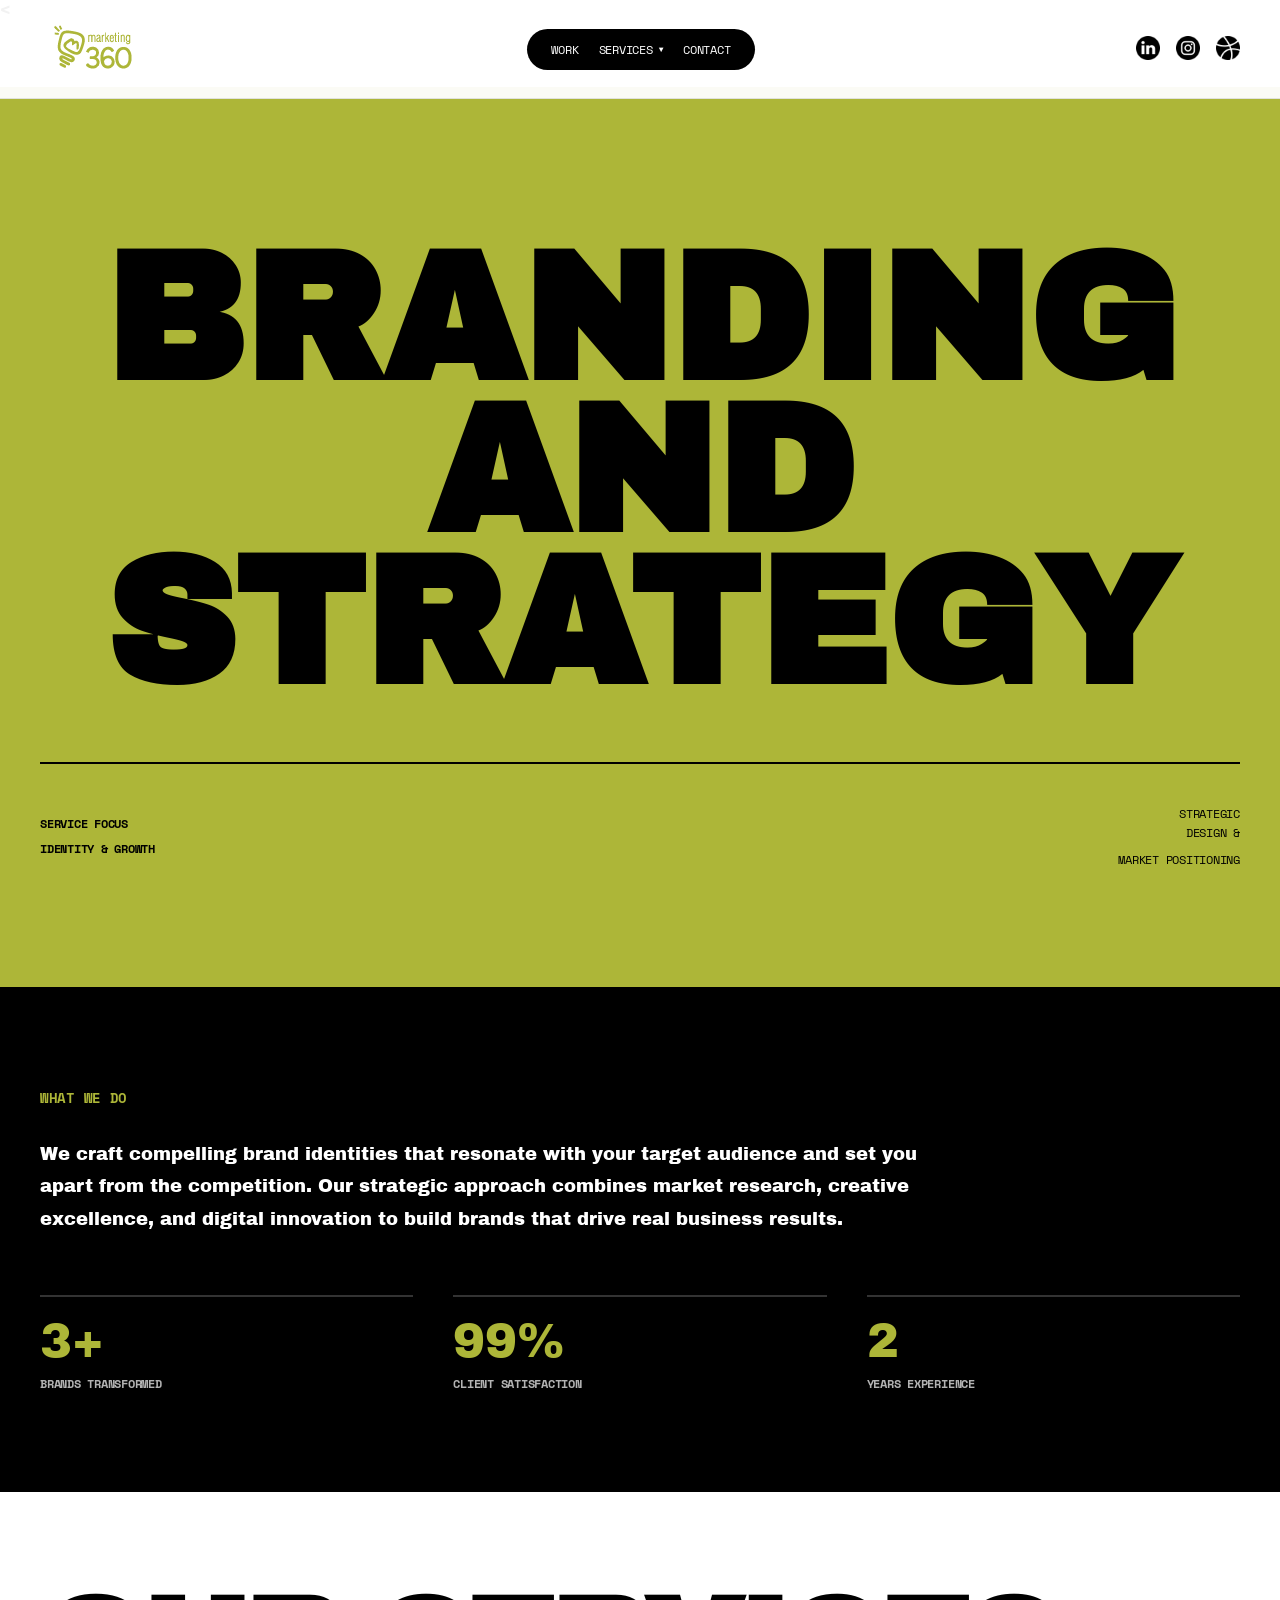
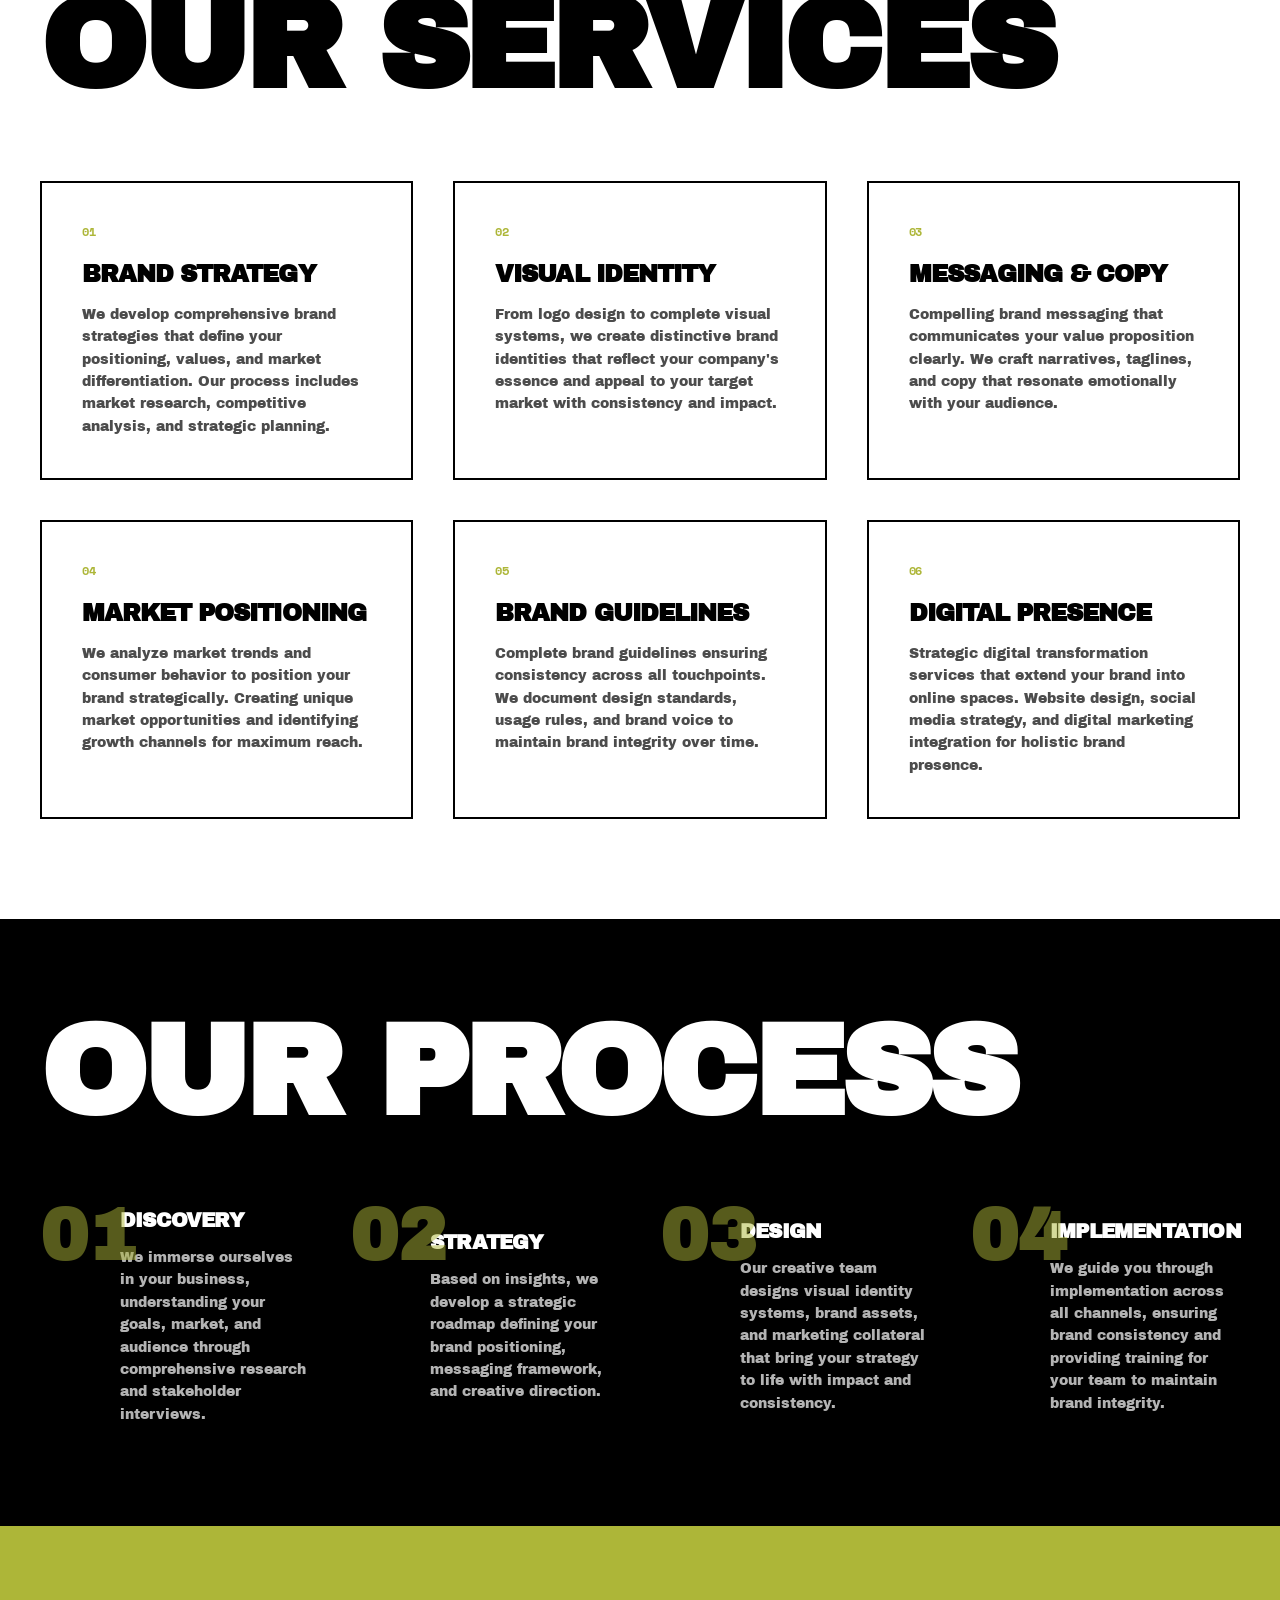
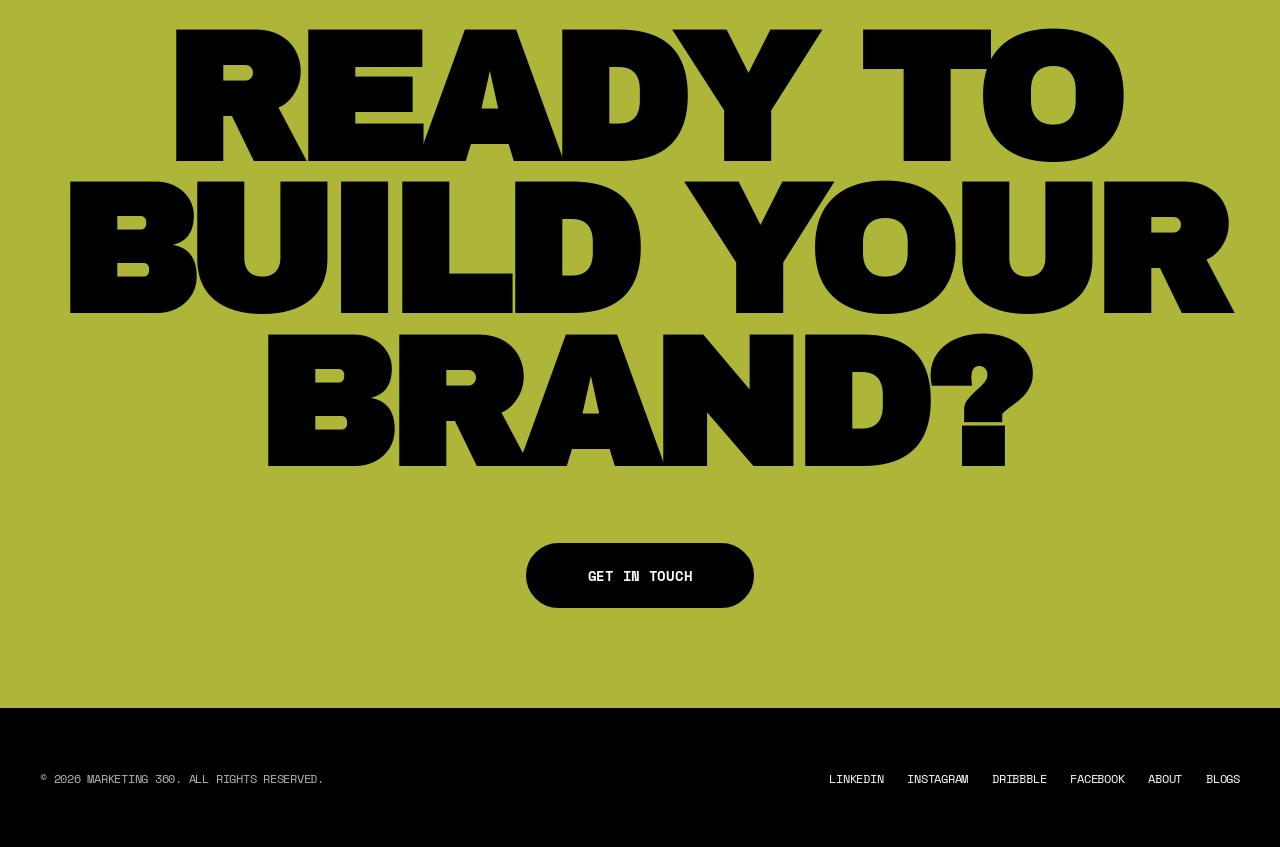
<file: services/Branding and Strategy.html>
<!DOCTYPE html>
<html lang="en">
<head>
    <meta charset="UTF-8">
    <meta name="viewport" content="width=device-width, initial-scale=1.0">
    <title>Branding and Strategy - Marketing 360</title>
    <link href="https://fonts.googleapis.com/css2?family=Archivo+Black&family=Space+Mono:wght@400;700&family=Inter:wght@400;500;600;700&display=swap" rel="stylesheet">
    <link rel="stylesheet" href="../assets/css/style.css">
    <link rel="icon" type="image/png" href="/assets/images/icons/favicon.png">
</head>
<body>
    <!-- Navigation -->
    <<div id="header-placeholder"></div>

    <!-- Hero Section -->
    <section class="hero">
        <h1>BRANDING AND STRATEGY</h1>
        <div class="hero-divider"></div>
        <div class="hero-metadata">
            <div class="hero-location">
                <span style="display: block;">SERVICE FOCUS</span>
                <span style="display: block; margin-top: 8px;">IDENTITY & GROWTH</span>
            </div>
            <div class="hero-role">
                <span style="display: block;">STRATEGIC</span>
                <span style="display: block;">DESIGN &</span>
                <span style="display: block; margin-top: 8px;">MARKET POSITIONING</span>
            </div>
        </div>
    </section>

    <!-- Overview Section -->
    <section class="overview">
        <div class="overview-container">
            <p class="overview-intro">WHAT WE DO</p>
            <p class="overview-text">
                We craft compelling brand identities that resonate with your target audience and set you apart from the competition. Our strategic approach combines market research, creative excellence, and digital innovation to build brands that drive real business results.
            </p>
            <div class="overview-stats">
                <div class="stat">
                    <div class="stat-number">3+</div>
                    <div class="stat-label">Brands Transformed</div>
                </div>
                <div class="stat">
                    <div class="stat-number">99%</div>
                    <div class="stat-label">Client Satisfaction</div>
                </div>
                <div class="stat">
                    <div class="stat-number">2</div>
                    <div class="stat-label">Years Experience</div>
                </div>
            </div>
        </div>
    </section>

    <!-- Services Grid -->
    <section class="services-section">
        <h2 class="services-title">OUR SERVICES</h2>
        <div class="services-grid">
            <div class="service-card">
                <div class="service-number">01</div>
                <h3 class="service-card-title">Brand Strategy</h3>
                <p class="service-card-description">We develop comprehensive brand strategies that define your positioning, values, and market differentiation. Our process includes market research, competitive analysis, and strategic planning.</p>
            </div>
            <div class="service-card">
                <div class="service-number">02</div>
                <h3 class="service-card-title">Visual Identity</h3>
                <p class="service-card-description">From logo design to complete visual systems, we create distinctive brand identities that reflect your company's essence and appeal to your target market with consistency and impact.</p>
            </div>
            <div class="service-card">
                <div class="service-number">03</div>
                <h3 class="service-card-title">Messaging & Copy</h3>
                <p class="service-card-description">Compelling brand messaging that communicates your value proposition clearly. We craft narratives, taglines, and copy that resonate emotionally with your audience.</p>
            </div>
            <div class="service-card">
                <div class="service-number">04</div>
                <h3 class="service-card-title">Market Positioning</h3>
                <p class="service-card-description">We analyze market trends and consumer behavior to position your brand strategically. Creating unique market opportunities and identifying growth channels for maximum reach.</p>
            </div>
            <div class="service-card">
                <div class="service-number">05</div>
                <h3 class="service-card-title">Brand Guidelines</h3>
                <p class="service-card-description">Complete brand guidelines ensuring consistency across all touchpoints. We document design standards, usage rules, and brand voice to maintain brand integrity over time.</p>
            </div>
            <div class="service-card">
                <div class="service-number">06</div>
                <h3 class="service-card-title">Digital Presence</h3>
                <p class="service-card-description">Strategic digital transformation services that extend your brand into online spaces. Website design, social media strategy, and digital marketing integration for holistic brand presence.</p>
            </div>
        </div>
    </section>

    <!-- Process Section -->
    <section class="process-section">
        <div class="process-container">
            <h2 class="process-title">OUR PROCESS</h2>
            <div class="process-steps">
                <div class="process-step">
                    <div class="step-number">01</div>
                    <h3 class="step-title">Discovery</h3>
                    <p class="step-description">We immerse ourselves in your business, understanding your goals, market, and audience through comprehensive research and stakeholder interviews.</p>
                </div>
                <div class="process-step">
                    <div class="step-number">02</div>
                    <h3 class="step-title">Strategy</h3>
                    <p class="step-description">Based on insights, we develop a strategic roadmap defining your brand positioning, messaging framework, and creative direction.</p>
                </div>
                <div class="process-step">
                    <div class="step-number">03</div>
                    <h3 class="step-title">Design</h3>
                    <p class="step-description">Our creative team designs visual identity systems, brand assets, and marketing collateral that bring your strategy to life with impact and consistency.</p>
                </div>
                <div class="process-step">
                    <div class="step-number">04</div>
                    <h3 class="step-title">Implementation</h3>
                    <p class="step-description">We guide you through implementation across all channels, ensuring brand consistency and providing training for your team to maintain brand integrity.</p>
                </div>
            </div>
        </div>
    </section>

    <!-- CTA Section -->
    <section class="cta-section">
        <h2 class="cta-heading">READY TO BUILD YOUR BRAND?</h2>
        <a href="../contact.html" class="cta-button">GET IN TOUCH</a>
    </section>

    <!-- Footer -->
    <div id="footer-placeholder"></div>

    <script>
        // Smooth scroll for navigation links
        document.querySelectorAll('nav a').forEach(anchor => {
            anchor.addEventListener('click', function (e) {
                const href = this.getAttribute('href');
                if (href.includes('#')) {
                    e.preventDefault();
                    const target = document.querySelector(href.split('#')[1] ? '#' + href.split('#')[1] : null);
                    if (target) {
                        target.scrollIntoView({ behavior: 'smooth' });
                    }
                }
            });
        });

        // Add scroll event listener for nav background
        window.addEventListener('scroll', () => {
            const nav = document.querySelector('nav');
            if (window.scrollY > 100) {
                nav.style.background = 'rgba(255, 255, 255, 0.98)';
            } else {
                nav.style.background = 'rgba(255, 255, 255, 0.95)';
            }
        });
    </script>
      <script>
  // This function fetches the header and footer
  function loadComponent(id, path) {
    fetch(path)
      .then(response => {
        if (!response.ok) throw new Error("Could not find the file: " + path);
        return response.text();
      })
      .then(data => {
        document.getElementById(id).innerHTML = data;
      })
      .catch(error => console.error(error));
  }

  // Execute the loading
  loadComponent('header-placeholder', '../includes/header.html');
  loadComponent('footer-placeholder', '../includes/footer.html');
</script>
</body>
</html>
</file>
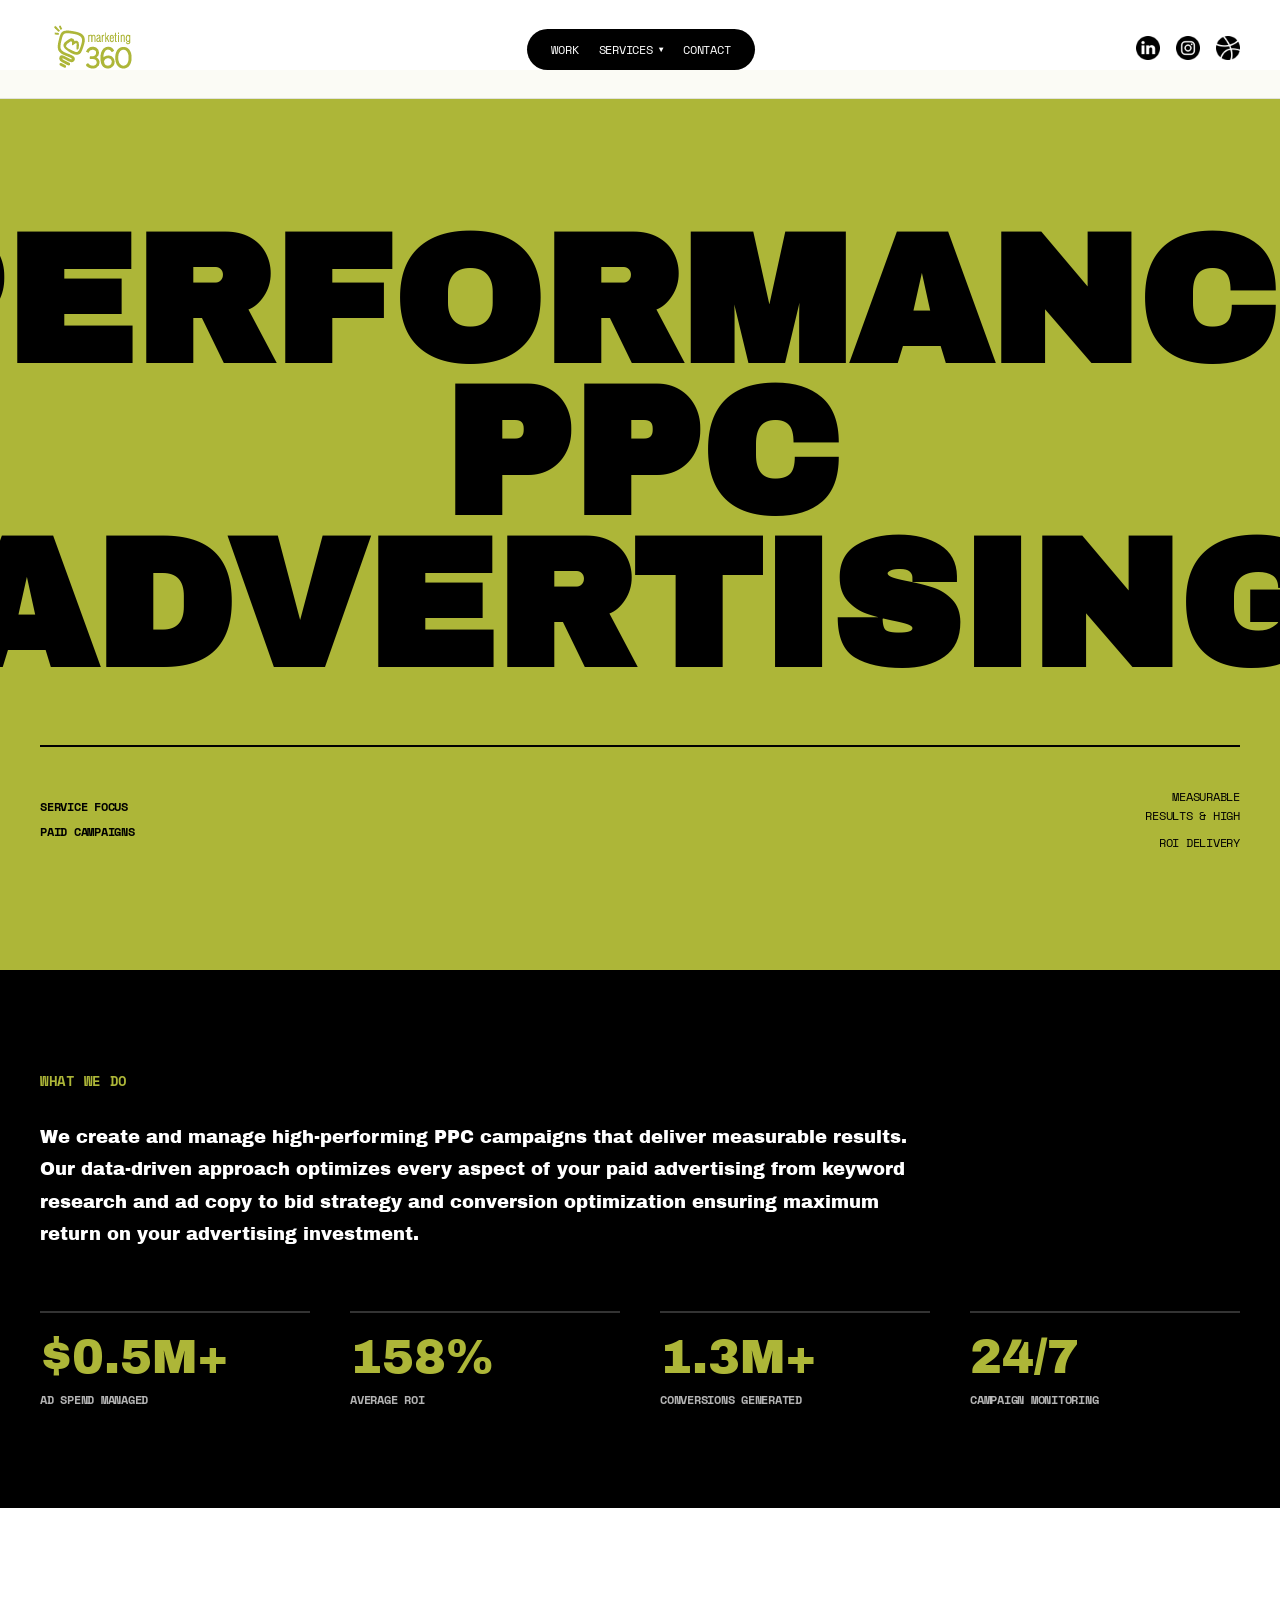
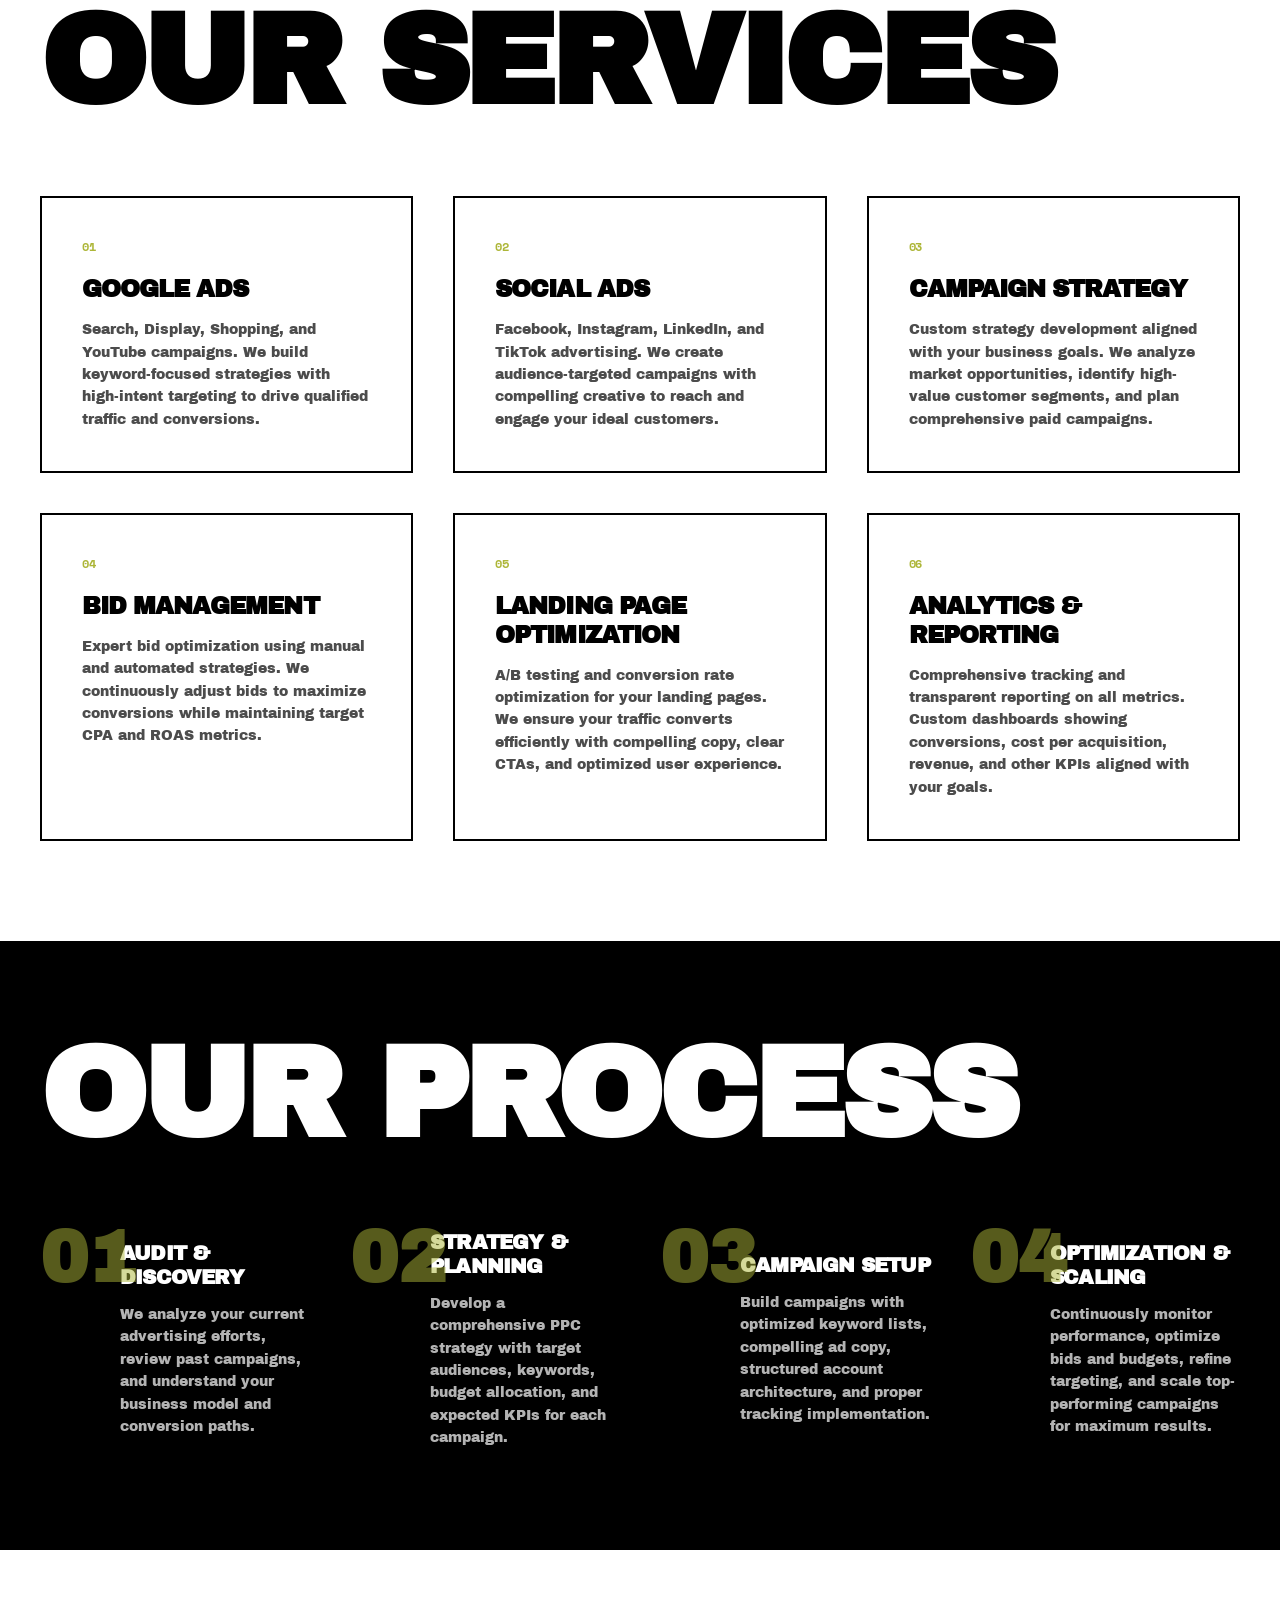
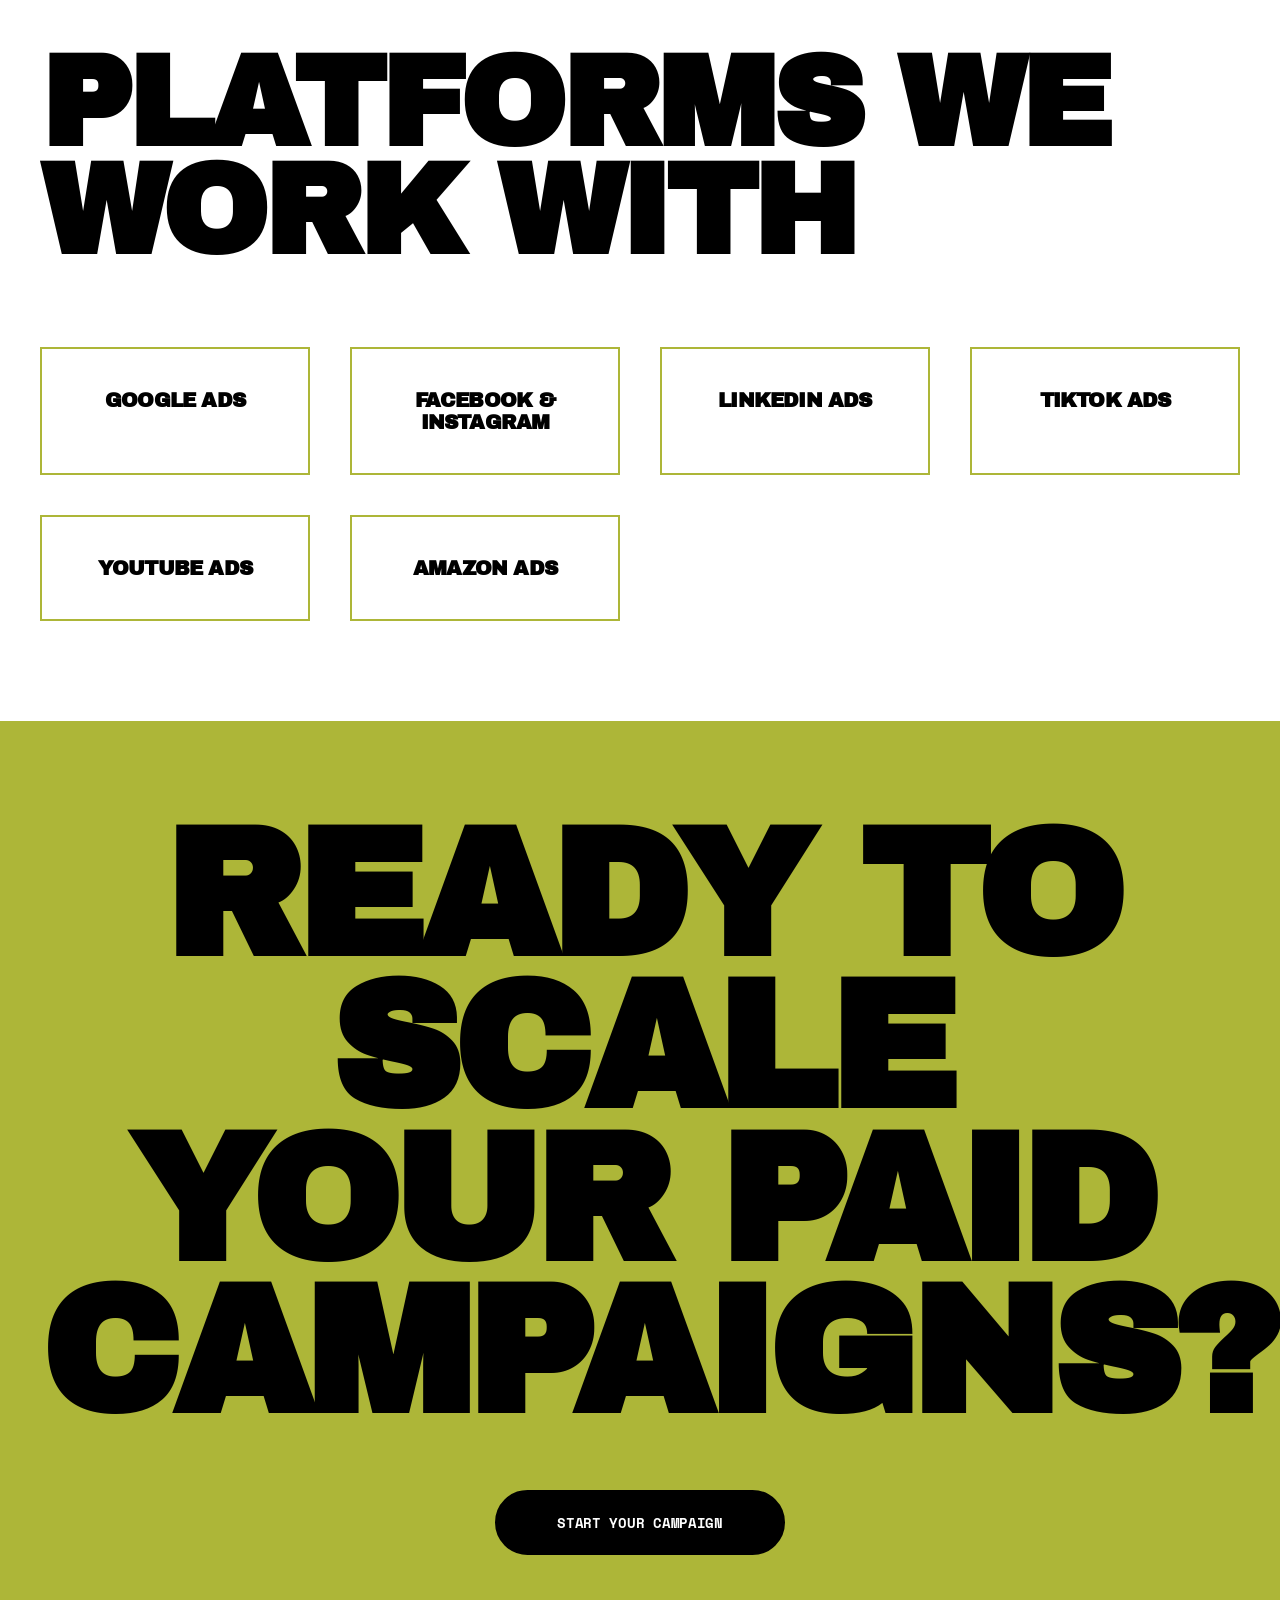
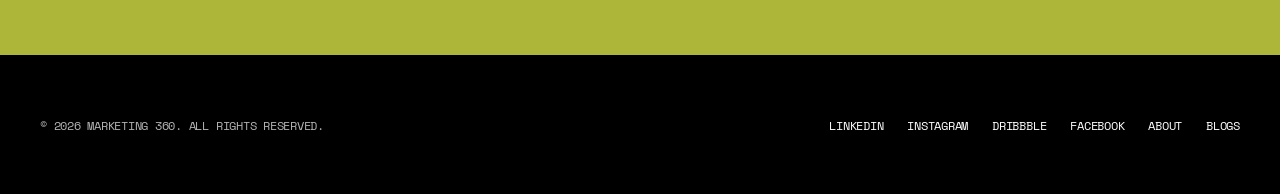
<file: services/performance-ppc-advertising.html>
<!DOCTYPE html>
<html lang="en">
<head>
    <meta charset="UTF-8">
    <meta name="viewport" content="width=device-width, initial-scale=1.0">
    <title>Performance PPC Advertising - Marketing 360</title>
    <link href="https://fonts.googleapis.com/css2?family=Archivo+Black&family=Space+Mono:wght@400;700&family=Inter:wght@400;500;600;700&display=swap" rel="stylesheet">
    <link rel="stylesheet" href="../assets/css/style.css">
    <link rel="icon" type="image/png" href="/assets/images/icons/favicon.png">
</head>
<body>
    <!-- Navigation -->
    <div id="header-placeholder"></div>

    <!-- Hero Section -->
    <section class="hero">
        <h1>PERFORMANCE PPC ADVERTISING</h1>
        <div class="hero-divider"></div>
        <div class="hero-metadata">
            <div class="hero-location">
                <span style="display: block;">SERVICE FOCUS</span>
                <span style="display: block; margin-top: 8px;">PAID CAMPAIGNS</span>
            </div>
            <div class="hero-role">
                <span style="display: block;">MEASURABLE</span>
                <span style="display: block;">RESULTS & HIGH</span>
                <span style="display: block; margin-top: 8px;">ROI DELIVERY</span>
            </div>
        </div>
    </section>

    <!-- Overview Section -->
    <section class="overview">
        <div class="overview-container">
            <p class="overview-intro">WHAT WE DO</p>
            <p class="overview-text">
                We create and manage high-performing PPC campaigns that deliver measurable results. Our data-driven approach optimizes every aspect of your paid advertising from keyword research and ad copy to bid strategy and conversion optimization ensuring maximum return on your advertising investment.
            </p>
            <div class="overview-stats">
                <div class="stat">
                    <div class="stat-number">$0.5M+</div>
                    <div class="stat-label">Ad Spend Managed</div>
                </div>
                <div class="stat">
                    <div class="stat-number">158%</div>
                    <div class="stat-label">Average ROI</div>
                </div>
                <div class="stat">
                    <div class="stat-number">1.3M+</div>
                    <div class="stat-label">Conversions Generated</div>
                </div>
                <div class="stat">
                    <div class="stat-number">24/7</div>
                    <div class="stat-label">Campaign Monitoring</div>
                </div>
            </div>
        </div>
    </section>

    <!-- Services Grid -->
    <section class="services-section">
        <h2 class="services-title">OUR SERVICES</h2>
        <div class="services-grid">
            <div class="service-card">
                <div class="service-number">01</div>
                <h3 class="service-card-title">Google Ads</h3>
                <p class="service-card-description">Search, Display, Shopping, and YouTube campaigns. We build keyword-focused strategies with high-intent targeting to drive qualified traffic and conversions.</p>
            </div>
            <div class="service-card">
                <div class="service-number">02</div>
                <h3 class="service-card-title">Social Ads</h3>
                <p class="service-card-description">Facebook, Instagram, LinkedIn, and TikTok advertising. We create audience-targeted campaigns with compelling creative to reach and engage your ideal customers.</p>
            </div>
            <div class="service-card">
                <div class="service-number">03</div>
                <h3 class="service-card-title">Campaign Strategy</h3>
                <p class="service-card-description">Custom strategy development aligned with your business goals. We analyze market opportunities, identify high-value customer segments, and plan comprehensive paid campaigns.</p>
            </div>
            <div class="service-card">
                <div class="service-number">04</div>
                <h3 class="service-card-title">Bid Management</h3>
                <p class="service-card-description">Expert bid optimization using manual and automated strategies. We continuously adjust bids to maximize conversions while maintaining target CPA and ROAS metrics.</p>
            </div>
            <div class="service-card">
                <div class="service-number">05</div>
                <h3 class="service-card-title">Landing Page Optimization</h3>
                <p class="service-card-description">A/B testing and conversion rate optimization for your landing pages. We ensure your traffic converts efficiently with compelling copy, clear CTAs, and optimized user experience.</p>
            </div>
            <div class="service-card">
                <div class="service-number">06</div>
                <h3 class="service-card-title">Analytics & Reporting</h3>
                <p class="service-card-description">Comprehensive tracking and transparent reporting on all metrics. Custom dashboards showing conversions, cost per acquisition, revenue, and other KPIs aligned with your goals.</p>
            </div>
        </div>
    </section>

    <!-- Process Section -->
    <section class="process-section">
        <div class="process-container">
            <h2 class="process-title">OUR PROCESS</h2>
            <div class="process-steps">
                <div class="process-step">
                    <div class="step-number">01</div>
                    <h3 class="step-title">Audit & Discovery</h3>
                    <p class="step-description">We analyze your current advertising efforts, review past campaigns, and understand your business model and conversion paths.</p>
                </div>
                <div class="process-step">
                    <div class="step-number">02</div>
                    <h3 class="step-title">Strategy & Planning</h3>
                    <p class="step-description">Develop a comprehensive PPC strategy with target audiences, keywords, budget allocation, and expected KPIs for each campaign.</p>
                </div>
                <div class="process-step">
                    <div class="step-number">03</div>
                    <h3 class="step-title">Campaign Setup</h3>
                    <p class="step-description">Build campaigns with optimized keyword lists, compelling ad copy, structured account architecture, and proper tracking implementation.</p>
                </div>
                <div class="process-step">
                    <div class="step-number">04</div>
                    <h3 class="step-title">Optimization & Scaling</h3>
                    <p class="step-description">Continuously monitor performance, optimize bids and budgets, refine targeting, and scale top-performing campaigns for maximum results.</p>
                </div>
            </div>
        </div>
    </section>

    <!-- Platforms Section -->
    <section class="platforms-section">
        <div class="platforms-container">
            <h2 class="platforms-title">PLATFORMS WE WORK WITH</h2>
            <div class="platforms-grid">
                <div class="platform-item">
                   
                    <div class="platform-name">Google Ads</div>
                </div>
                <div class="platform-item">
                   
                    <div class="platform-name">Facebook & Instagram</div>
                </div>
                <div class="platform-item">
                    
                    <div class="platform-name">LinkedIn Ads</div>
                </div>
                <div class="platform-item">
                 
                    <div class="platform-name">TikTok Ads</div>
                </div>
                <div class="platform-item">
                   
                    <div class="platform-name">YouTube Ads</div>
                </div>
                <div class="platform-item">
                   
                    <div class="platform-name">Amazon Ads</div>
                </div>
            </div>
        </div>
    </section>

    <!-- CTA Section -->
    <section class="cta-section">
        <h2 class="cta-heading">READY TO SCALE YOUR PAID CAMPAIGNS?</h2>
        <a href="../contact.html" class="cta-button">START YOUR CAMPAIGN</a>
    </section>

    <!-- Footer -->
   <div id="footer-placeholder"></div>

    <script>
        // Smooth scroll for navigation links
        document.querySelectorAll('nav a').forEach(anchor => {
            anchor.addEventListener('click', function (e) {
                const href = this.getAttribute('href');
                if (href.includes('#')) {
                    e.preventDefault();
                    const target = document.querySelector(href.split('#')[1] ? '#' + href.split('#')[1] : null);
                    if (target) {
                        target.scrollIntoView({ behavior: 'smooth' });
                    }
                }
            });
        });

        // Add scroll event listener for nav background
        window.addEventListener('scroll', () => {
            const nav = document.querySelector('nav');
            if (window.scrollY > 100) {
                nav.style.background = 'rgba(255, 255, 255, 0.98)';
            } else {
                nav.style.background = 'rgba(255, 255, 255, 0.95)';
            }
        });
    </script>
      <script>
  // This function fetches the header and footer
  function loadComponent(id, path) {
    fetch(path)
      .then(response => {
        if (!response.ok) throw new Error("Could not find the file: " + path);
        return response.text();
      })
      .then(data => {
        document.getElementById(id).innerHTML = data;
      })
      .catch(error => console.error(error));
  }

  // Execute the loading
  loadComponent('header-placeholder', '../includes/header.html');
  loadComponent('footer-placeholder', '../includes/footer.html');
</script>
</body>
</html>
</file>
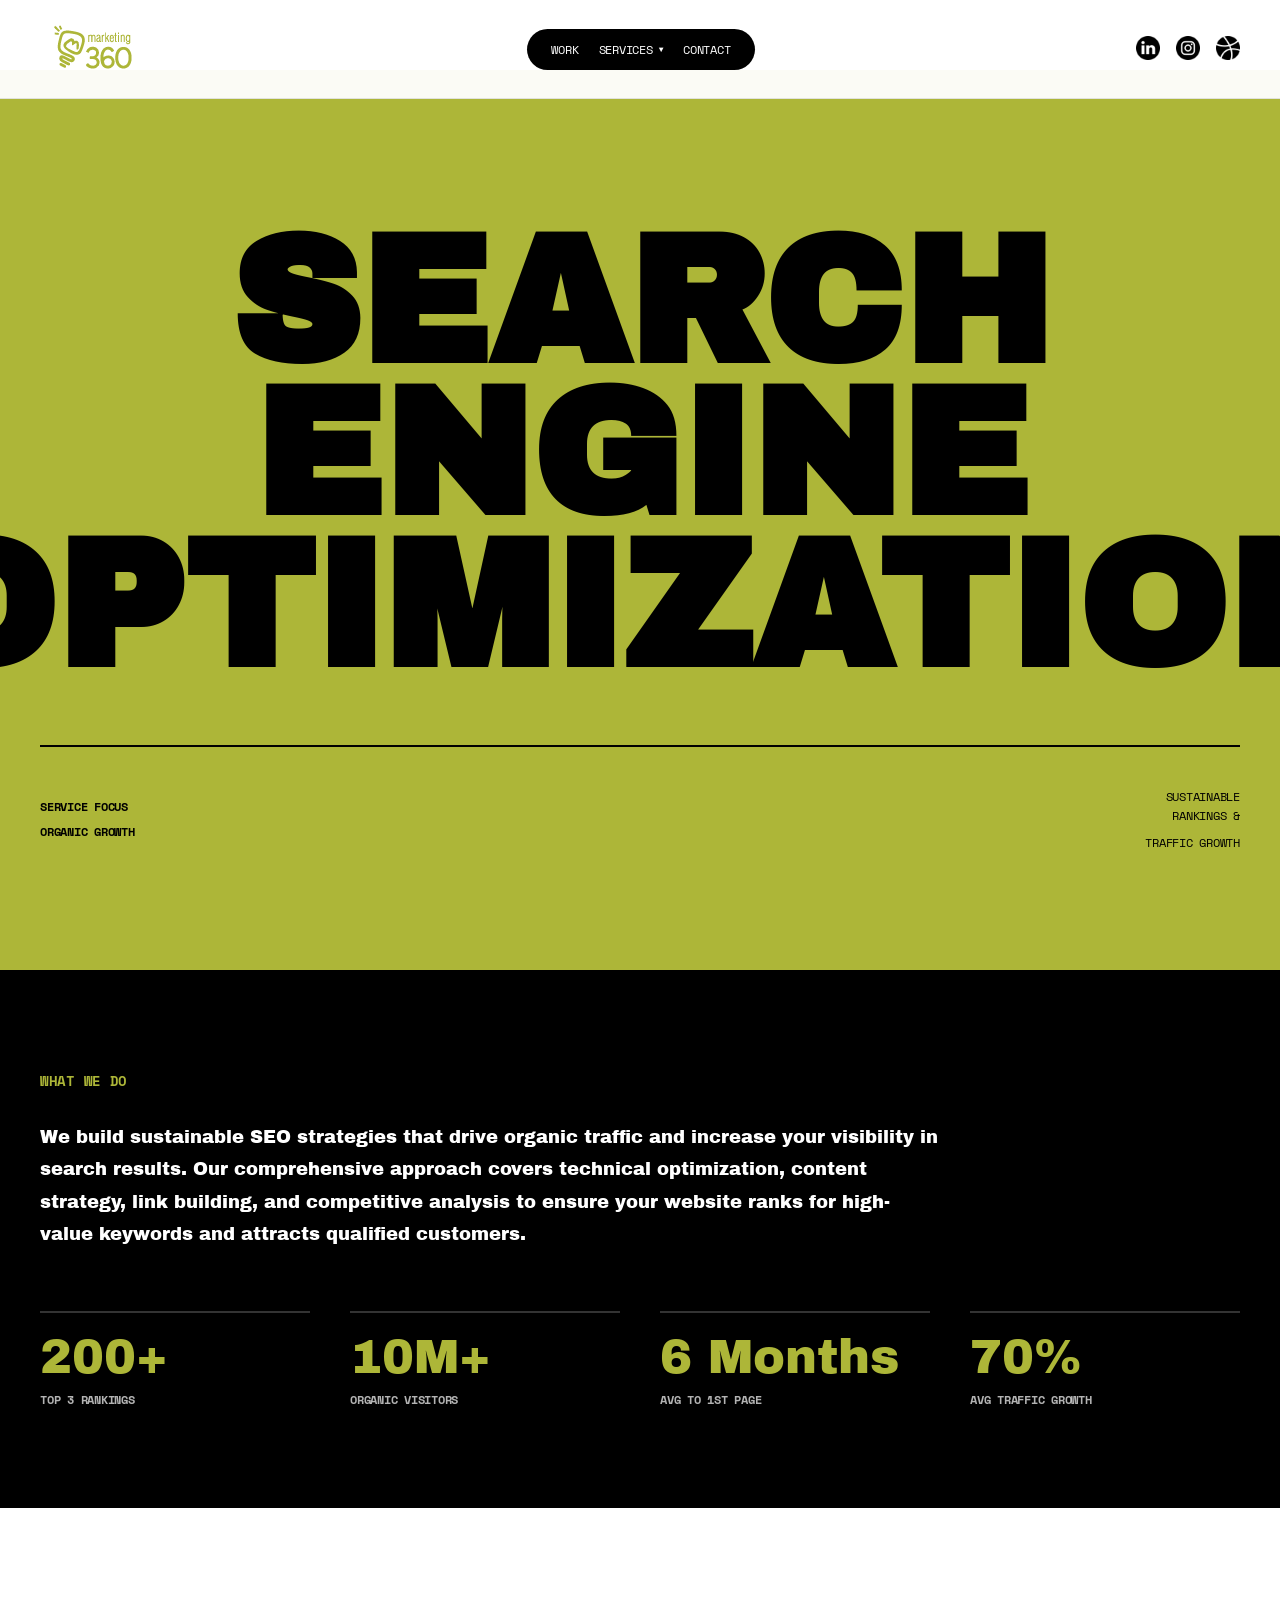
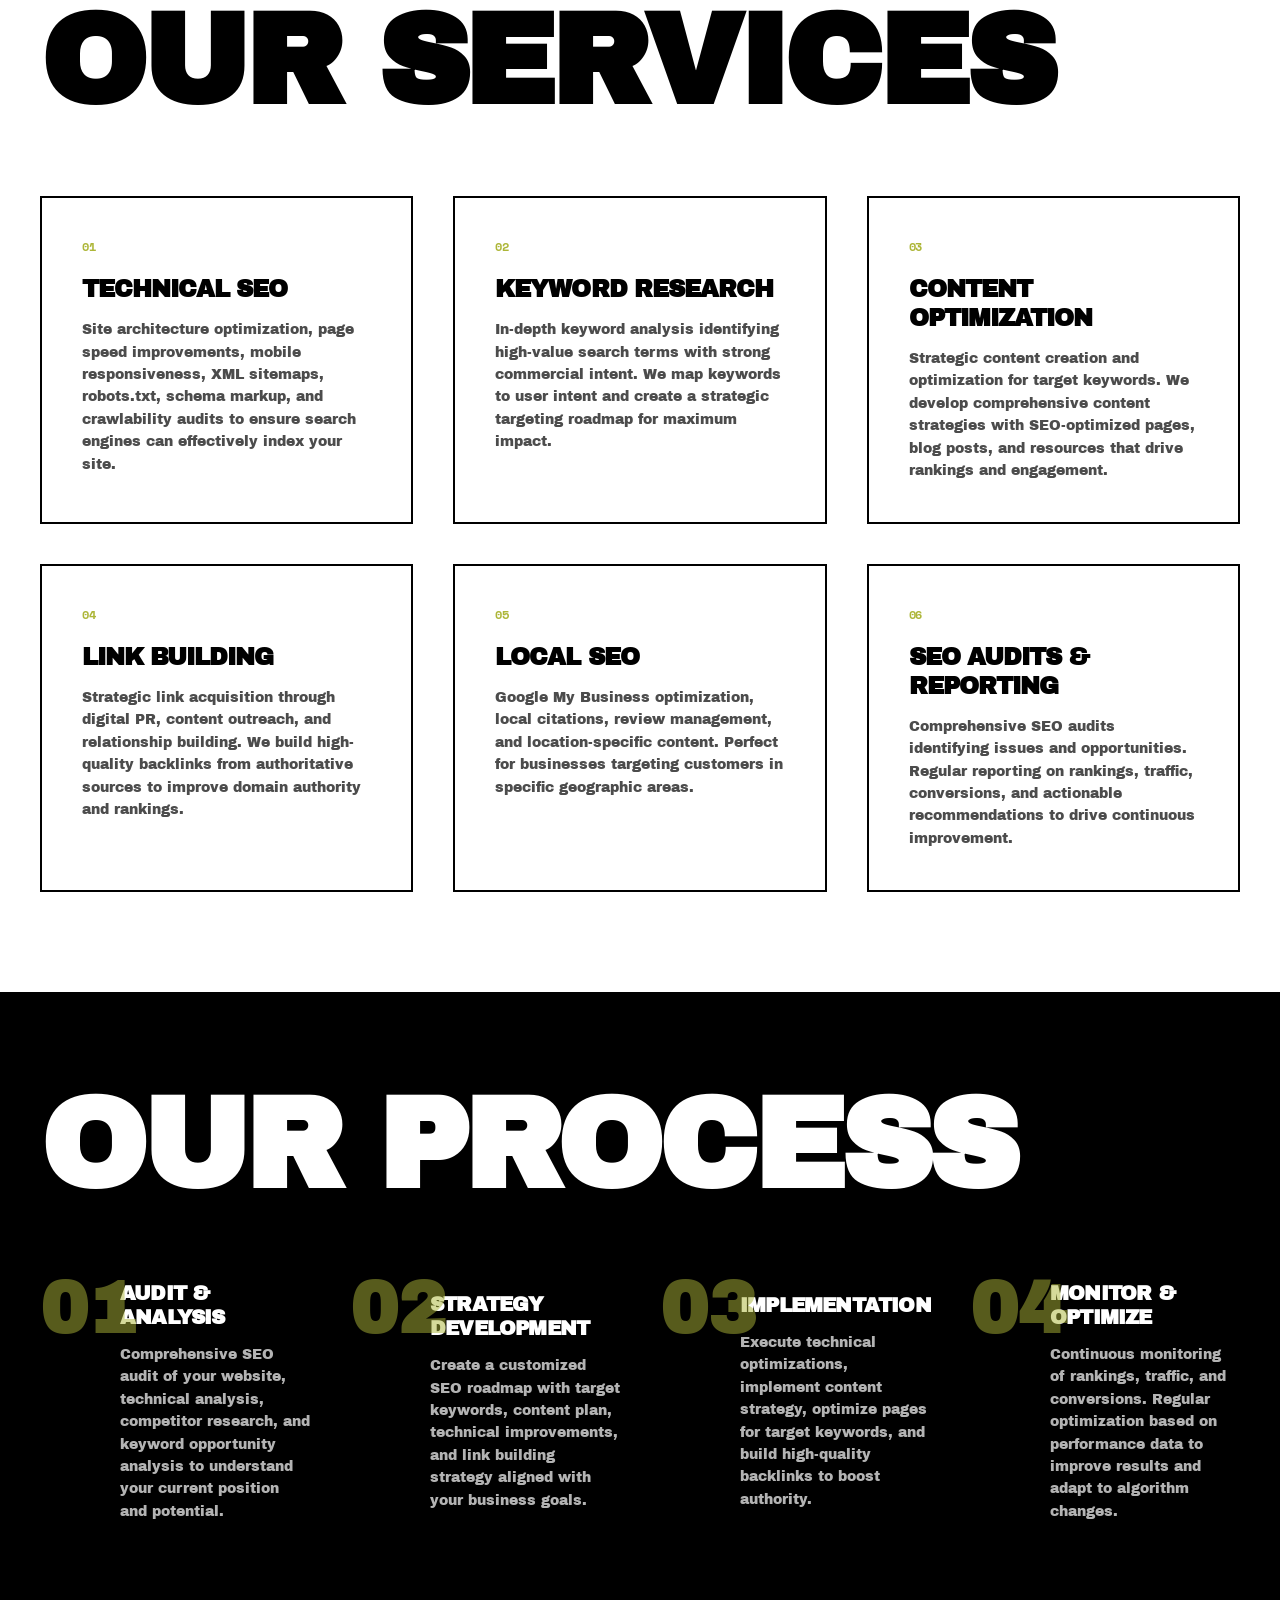
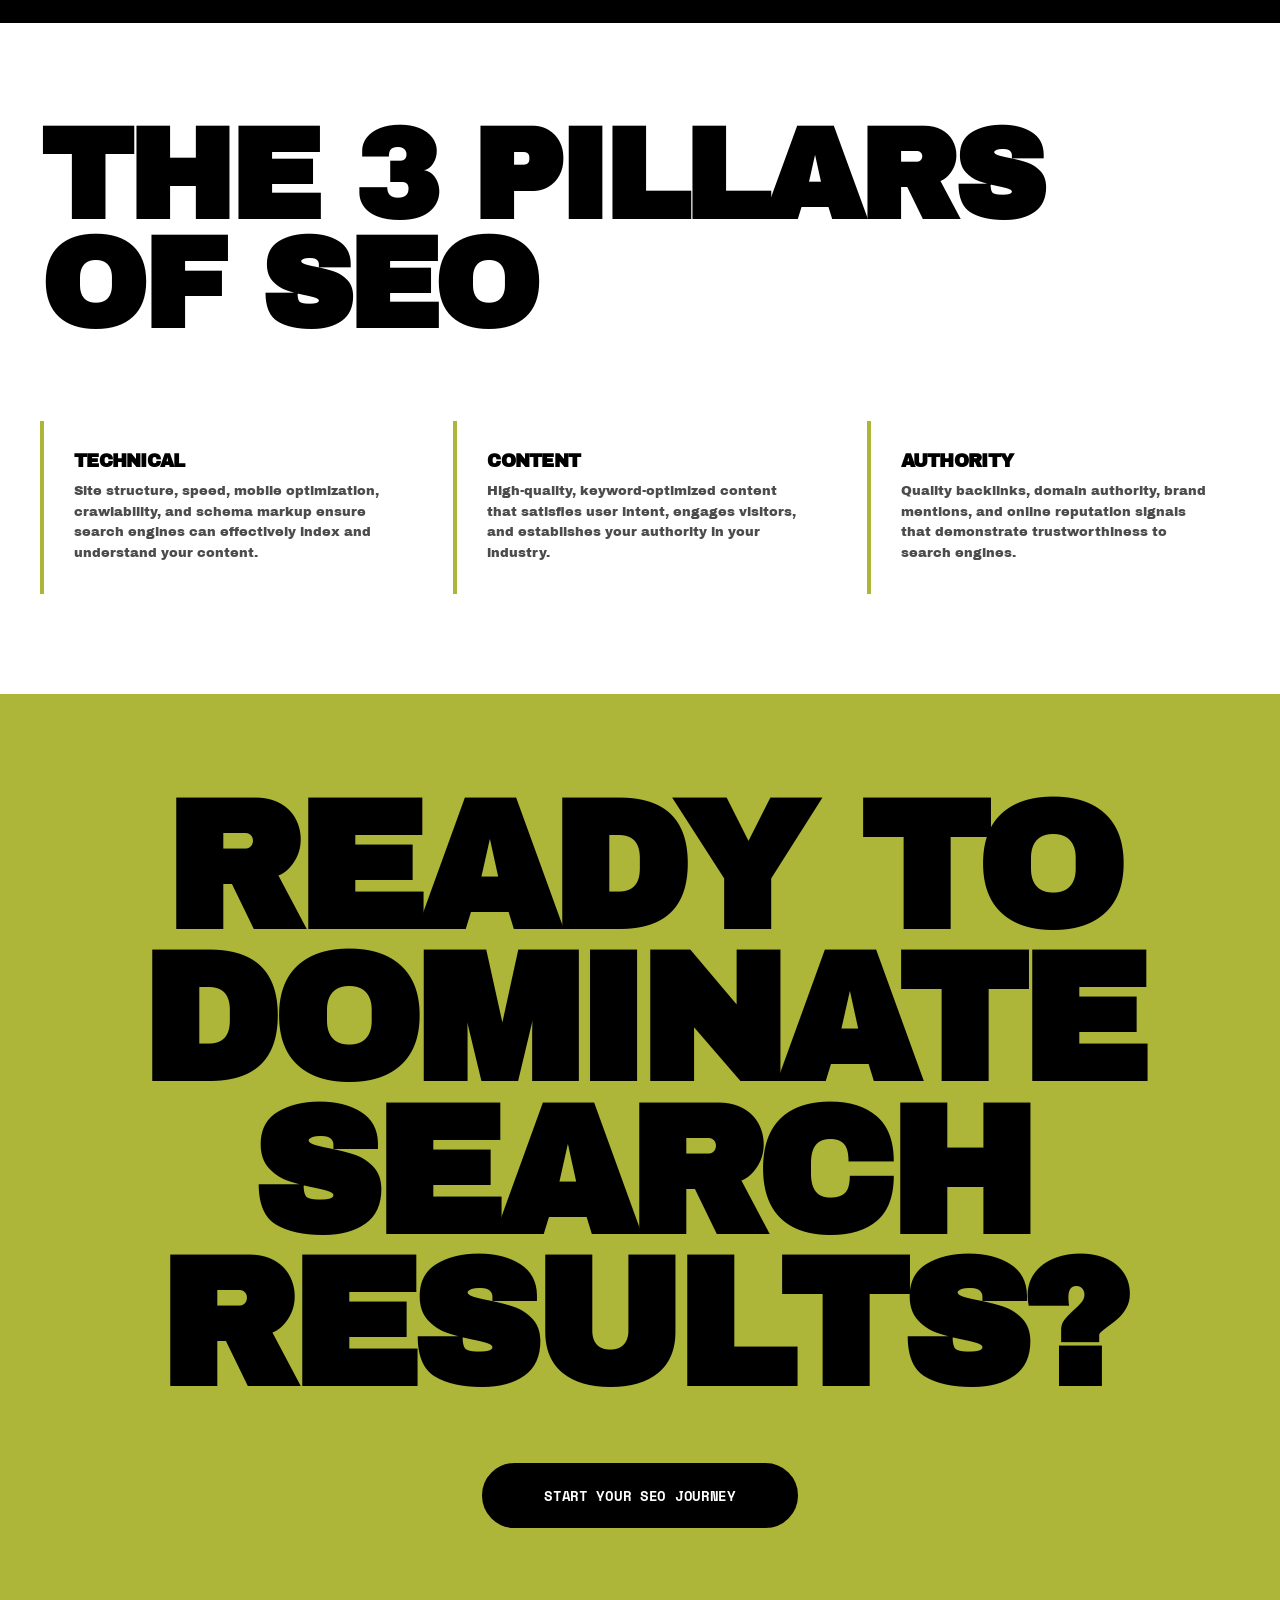
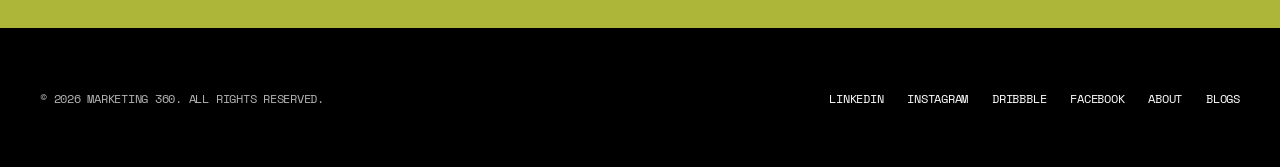
<file: services/search engine optimization.html>
<!DOCTYPE html>
<html lang="en">
<head>
    <meta charset="UTF-8">
    <meta name="viewport" content="width=device-width, initial-scale=1.0">
    <title>Search Engine Optimization - Marketing 360</title>
    <link href="https://fonts.googleapis.com/css2?family=Archivo+Black&family=Space+Mono:wght@400;700&family=Inter:wght@400;500;600;700&display=swap" rel="stylesheet">
    <link rel="stylesheet" href="../assets/css/style.css">
    <link rel="icon" type="image/png" href="/assets/images/icons/favicon.png">
</head>
<body>
    <!-- Navigation -->
    <div id="header-placeholder"></div>

    <!-- Hero Section -->
    <section class="hero">
        <h1>SEARCH ENGINE OPTIMIZATION</h1>
        <div class="hero-divider"></div>
        <div class="hero-metadata">
            <div class="hero-location">
                <span style="display: block;">SERVICE FOCUS</span>
                <span style="display: block; margin-top: 8px;">ORGANIC GROWTH</span>
            </div>
            <div class="hero-role">
                <span style="display: block;">SUSTAINABLE</span>
                <span style="display: block;">RANKINGS &</span>
                <span style="display: block; margin-top: 8px;">TRAFFIC GROWTH</span>
            </div>
        </div>
    </section>

    <!-- Overview Section -->
    <section class="overview">
        <div class="overview-container">
            <p class="overview-intro">WHAT WE DO</p>
            <p class="overview-text">
                We build sustainable SEO strategies that drive organic traffic and increase your visibility in search results. Our comprehensive approach covers technical optimization, content strategy, link building, and competitive analysis to ensure your website ranks for high-value keywords and attracts qualified customers.
            </p>
            <div class="overview-stats">
                <div class="stat">
                    <div class="stat-number">200+</div>
                    <div class="stat-label">Top 3 Rankings</div>
                </div>
                <div class="stat">
                    <div class="stat-number">10M+</div>
                    <div class="stat-label">Organic Visitors</div>
                </div>
                <div class="stat">
                    <div class="stat-number">6 Months</div>
                    <div class="stat-label">Avg to 1st Page</div>
                </div>
                <div class="stat">
                    <div class="stat-number">70%</div>
                    <div class="stat-label">Avg Traffic Growth</div>
                </div>
            </div>
        </div>
    </section>

    <!-- Services Grid -->
    <section class="services-section">
        <h2 class="services-title">OUR SERVICES</h2>
        <div class="services-grid">
            <div class="service-card">
                <div class="service-number">01</div>
                <h3 class="service-card-title">Technical SEO</h3>
                <p class="service-card-description">Site architecture optimization, page speed improvements, mobile responsiveness, XML sitemaps, robots.txt, schema markup, and crawlability audits to ensure search engines can effectively index your site.</p>
            </div>
            <div class="service-card">
                <div class="service-number">02</div>
                <h3 class="service-card-title">Keyword Research</h3>
                <p class="service-card-description">In-depth keyword analysis identifying high-value search terms with strong commercial intent. We map keywords to user intent and create a strategic targeting roadmap for maximum impact.</p>
            </div>
            <div class="service-card">
                <div class="service-number">03</div>
                <h3 class="service-card-title">Content Optimization</h3>
                <p class="service-card-description">Strategic content creation and optimization for target keywords. We develop comprehensive content strategies with SEO-optimized pages, blog posts, and resources that drive rankings and engagement.</p>
            </div>
            <div class="service-card">
                <div class="service-number">04</div>
                <h3 class="service-card-title">Link Building</h3>
                <p class="service-card-description">Strategic link acquisition through digital PR, content outreach, and relationship building. We build high-quality backlinks from authoritative sources to improve domain authority and rankings.</p>
            </div>
            <div class="service-card">
                <div class="service-number">05</div>
                <h3 class="service-card-title">Local SEO</h3>
                <p class="service-card-description">Google My Business optimization, local citations, review management, and location-specific content. Perfect for businesses targeting customers in specific geographic areas.</p>
            </div>
            <div class="service-card">
                <div class="service-number">06</div>
                <h3 class="service-card-title">SEO Audits & Reporting</h3>
                <p class="service-card-description">Comprehensive SEO audits identifying issues and opportunities. Regular reporting on rankings, traffic, conversions, and actionable recommendations to drive continuous improvement.</p>
            </div>
        </div>
    </section>

    <!-- Process Section -->
    <section class="process-section">
        <div class="process-container">
            <h2 class="process-title">OUR PROCESS</h2>
            <div class="process-steps">
                <div class="process-step">
                    <div class="step-number">01</div>
                    <h3 class="step-title">Audit & Analysis</h3>
                    <p class="step-description">Comprehensive SEO audit of your website, technical analysis, competitor research, and keyword opportunity analysis to understand your current position and potential.</p>
                </div>
                <div class="process-step">
                    <div class="step-number">02</div>
                    <h3 class="step-title">Strategy Development</h3>
                    <p class="step-description">Create a customized SEO roadmap with target keywords, content plan, technical improvements, and link building strategy aligned with your business goals.</p>
                </div>
                <div class="process-step">
                    <div class="step-number">03</div>
                    <h3 class="step-title">Implementation</h3>
                    <p class="step-description">Execute technical optimizations, implement content strategy, optimize pages for target keywords, and build high-quality backlinks to boost authority.</p>
                </div>
                <div class="process-step">
                    <div class="step-number">04</div>
                    <h3 class="step-title">Monitor & Optimize</h3>
                    <p class="step-description">Continuous monitoring of rankings, traffic, and conversions. Regular optimization based on performance data to improve results and adapt to algorithm changes.</p>
                </div>
            </div>
        </div>
    </section>

    <!-- SEO Pillars Section -->
    <section class="pillars-section">
        <div class="pillars-container">
            <h2 class="pillars-title">THE 3 PILLARS OF SEO</h2>
            <div class="pillars-grid">
                <div class="pillar-item">
                    
                    <h3 class="pillar-name">Technical</h3>
                    <p class="pillar-description">Site structure, speed, mobile optimization, crawlability, and schema markup ensure search engines can effectively index and understand your content.</p>
                </div>
                <div class="pillar-item">
                
                    <h3 class="pillar-name">Content</h3>
                    <p class="pillar-description">High-quality, keyword-optimized content that satisfies user intent, engages visitors, and establishes your authority in your industry.</p>
                </div>
                <div class="pillar-item">
            
                    <h3 class="pillar-name">Authority</h3>
                    <p class="pillar-description">Quality backlinks, domain authority, brand mentions, and online reputation signals that demonstrate trustworthiness to search engines.</p>
                </div>
            </div>
        </div>
    </section>

    <!-- CTA Section -->
    <section class="cta-section">
        <h2 class="cta-heading">READY TO DOMINATE SEARCH RESULTS?</h2>
        <a href="../contact.html" class="cta-button">START YOUR SEO JOURNEY</a>
    </section>

    <!-- Footer -->
    <div id="footer-placeholder"></div>

    <script>
        // Smooth scroll for navigation links
        document.querySelectorAll('nav a').forEach(anchor => {
            anchor.addEventListener('click', function (e) {
                const href = this.getAttribute('href');
                if (href.includes('#')) {
                    e.preventDefault();
                    const target = document.querySelector(href.split('#')[1] ? '#' + href.split('#')[1] : null);
                    if (target) {
                        target.scrollIntoView({ behavior: 'smooth' });
                    }
                }
            });
        });

        // Add scroll event listener for nav background
        window.addEventListener('scroll', () => {
            const nav = document.querySelector('nav');
            if (window.scrollY > 100) {
                nav.style.background = 'rgba(255, 255, 255, 0.98)';
            } else {
                nav.style.background = 'rgba(255, 255, 255, 0.95)';
            }
        });
    </script>
      <script>
  // This function fetches the header and footer
  function loadComponent(id, path) {
    fetch(path)
      .then(response => {
        if (!response.ok) throw new Error("Could not find the file: " + path);
        return response.text();
      })
      .then(data => {
        document.getElementById(id).innerHTML = data;
      })
      .catch(error => console.error(error));
  }

  // Execute the loading
  loadComponent('header-placeholder', '../includes/header.html');
  loadComponent('footer-placeholder', '../includes/footer.html');
</script>
</body>
</html>
</file>
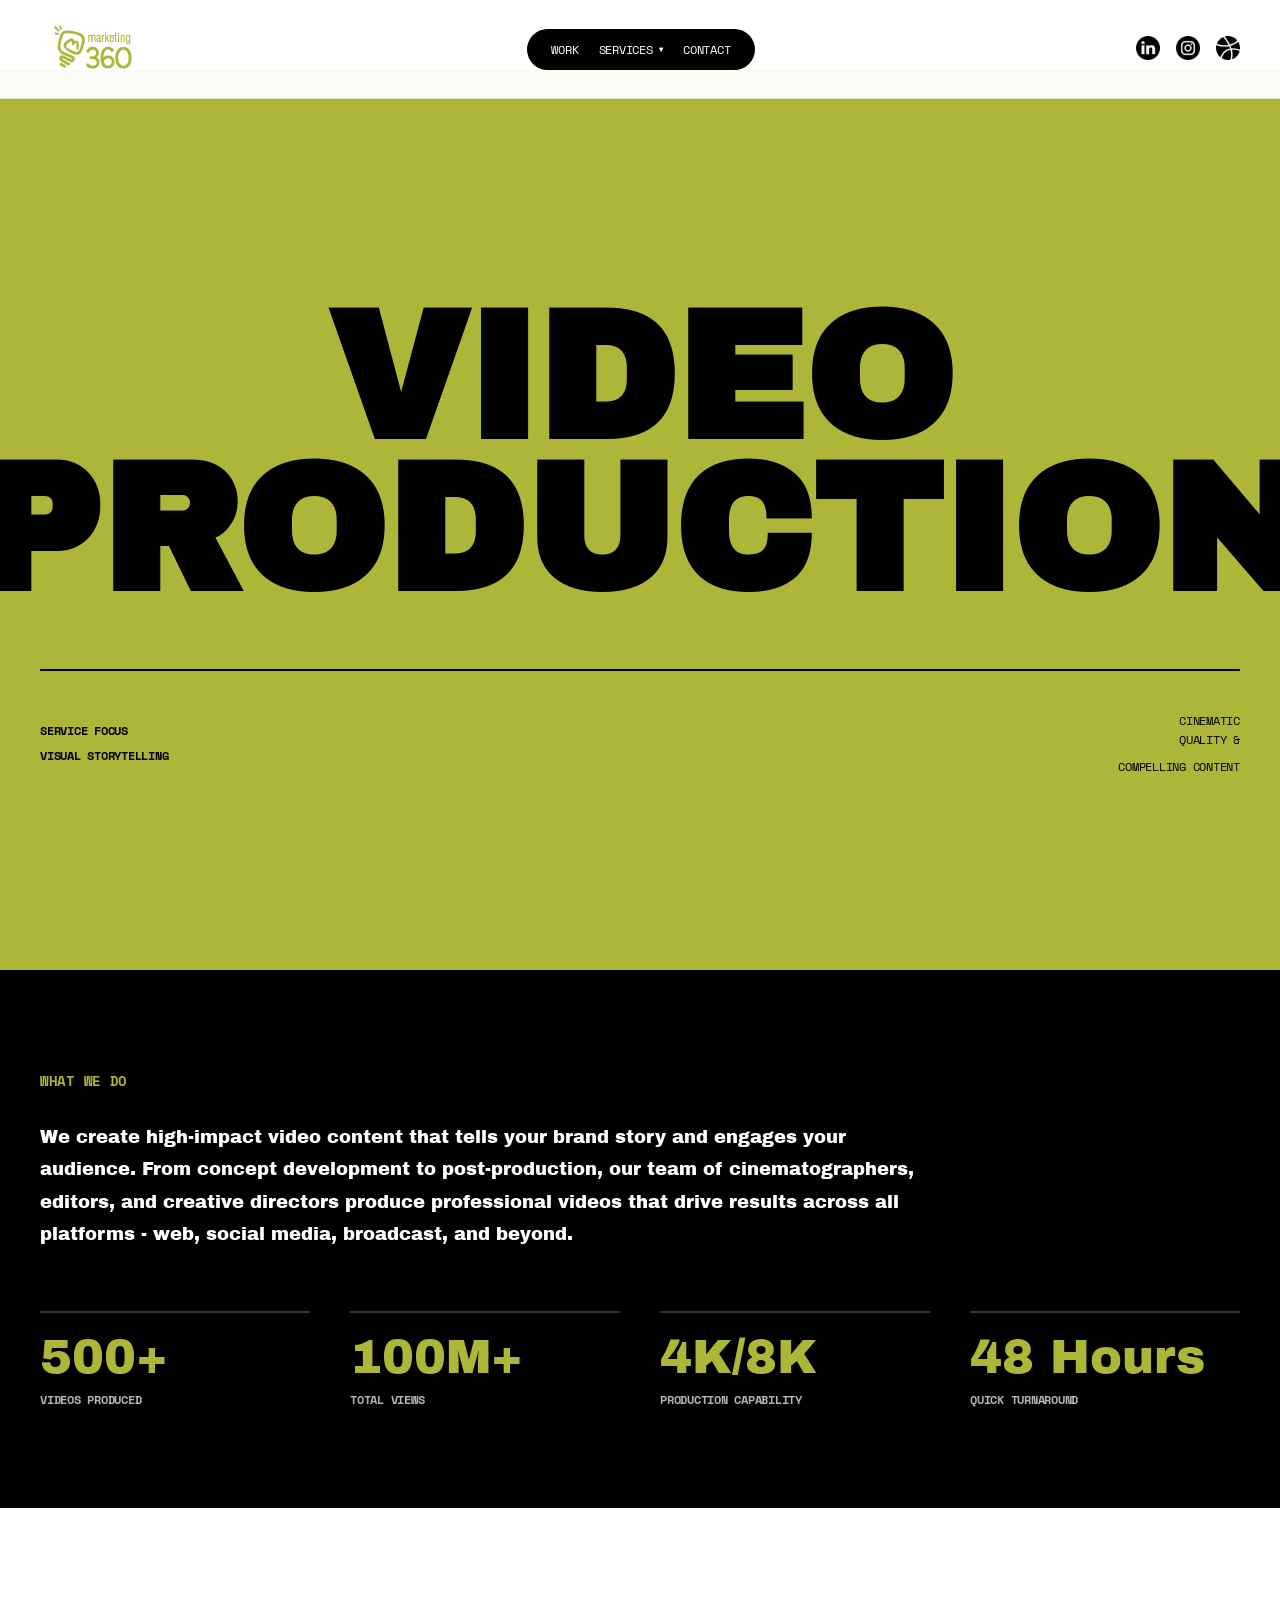
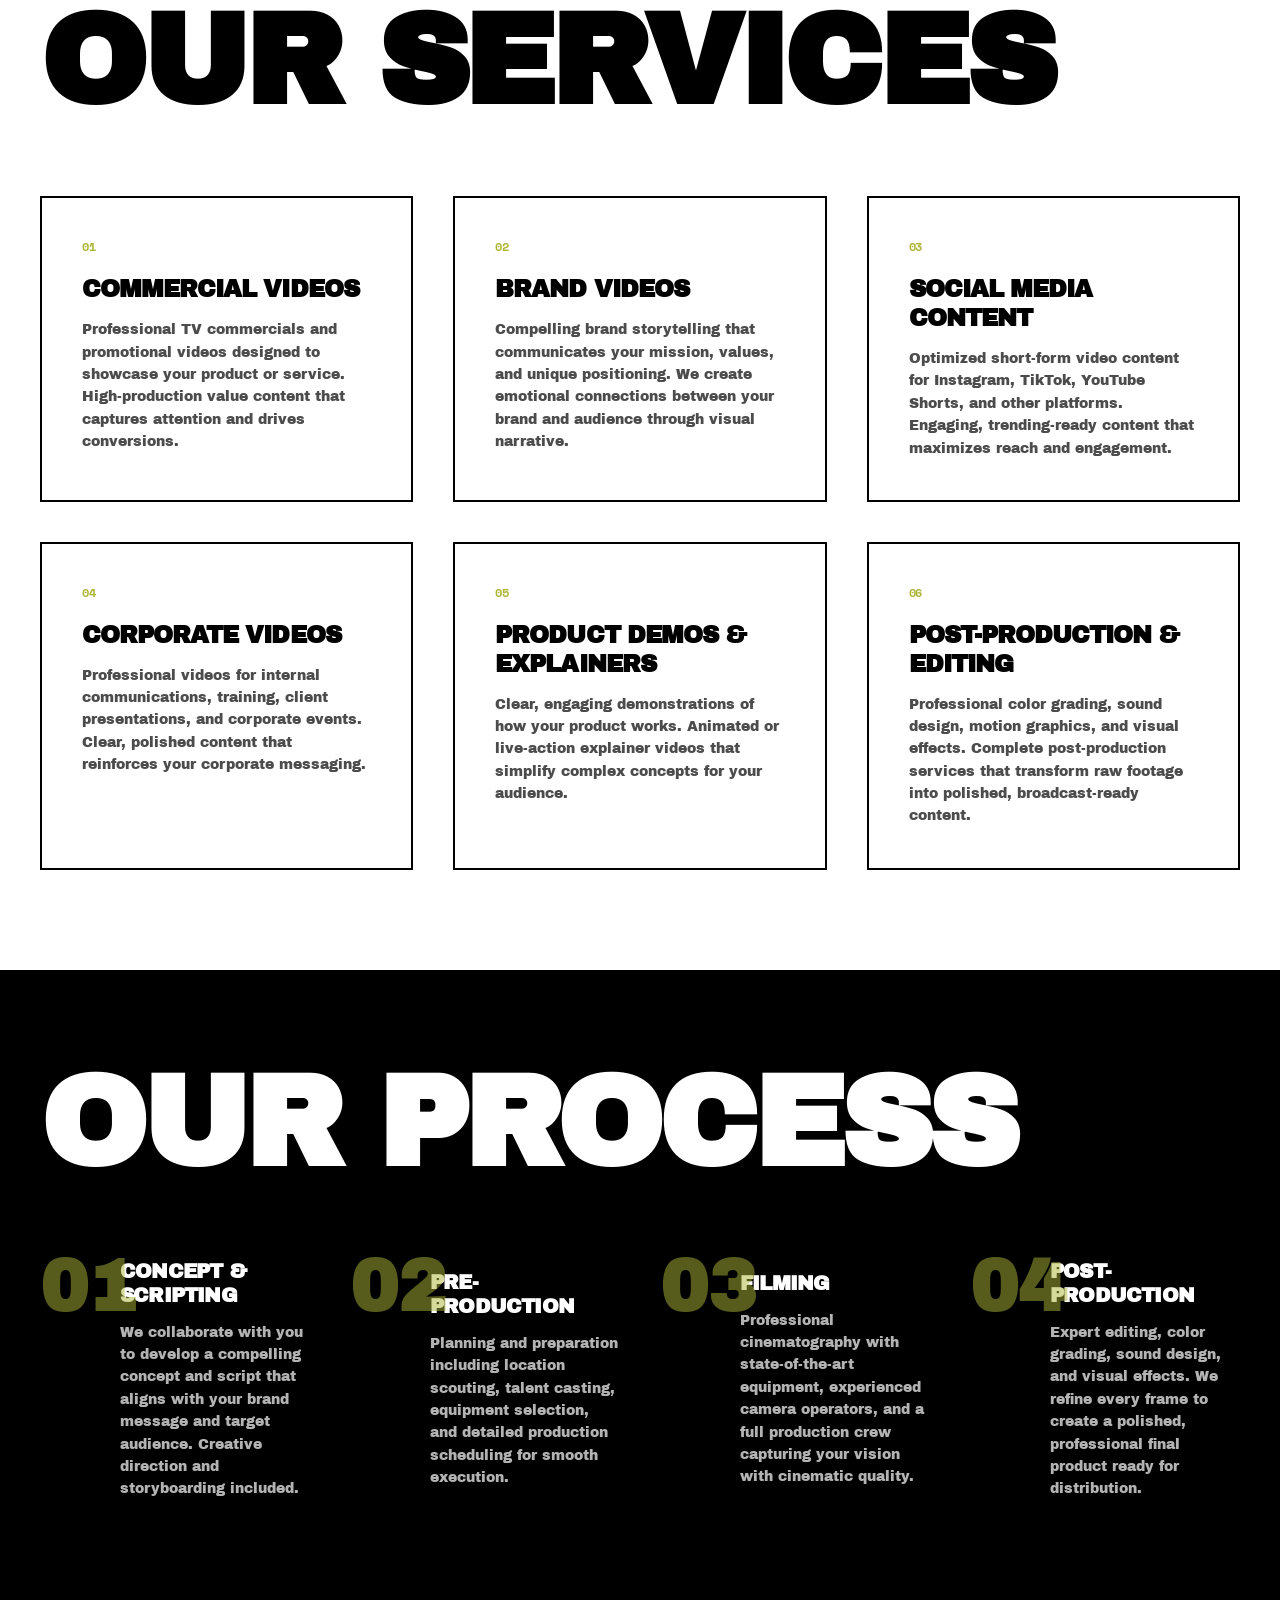
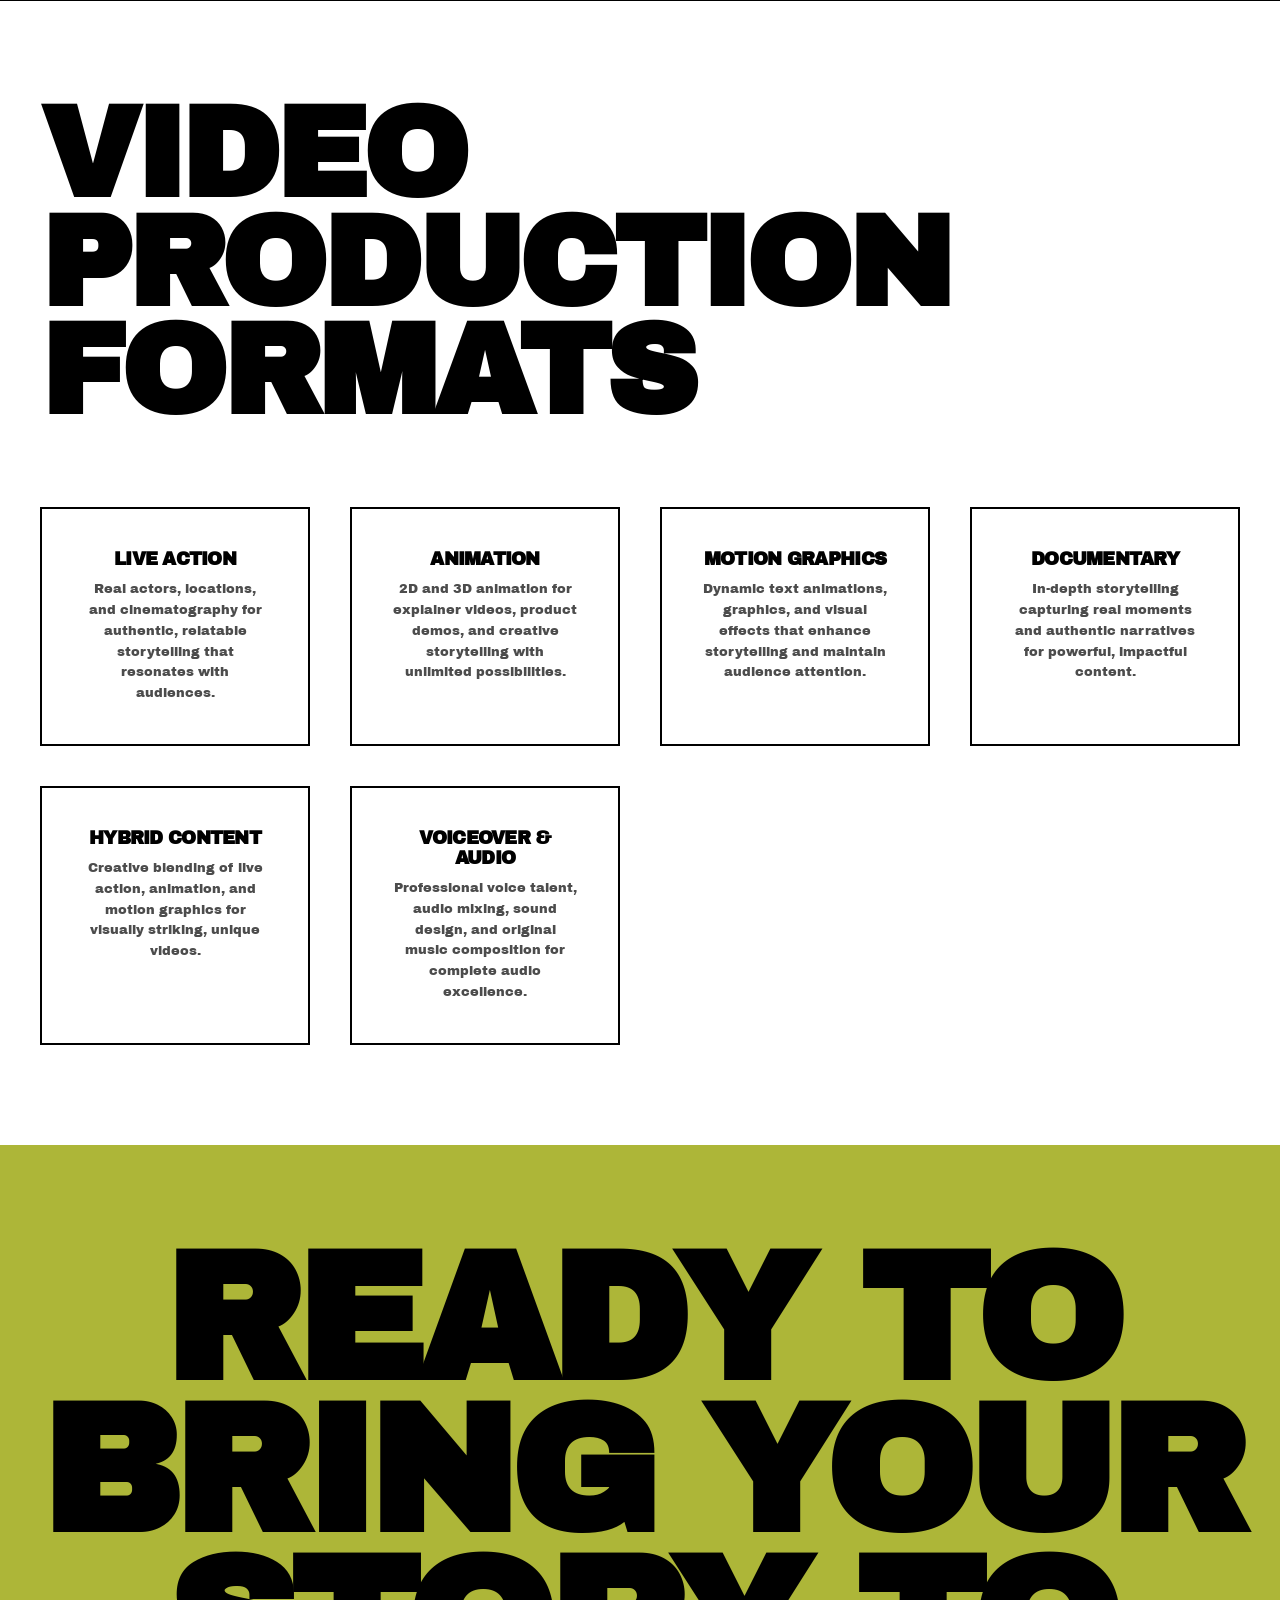
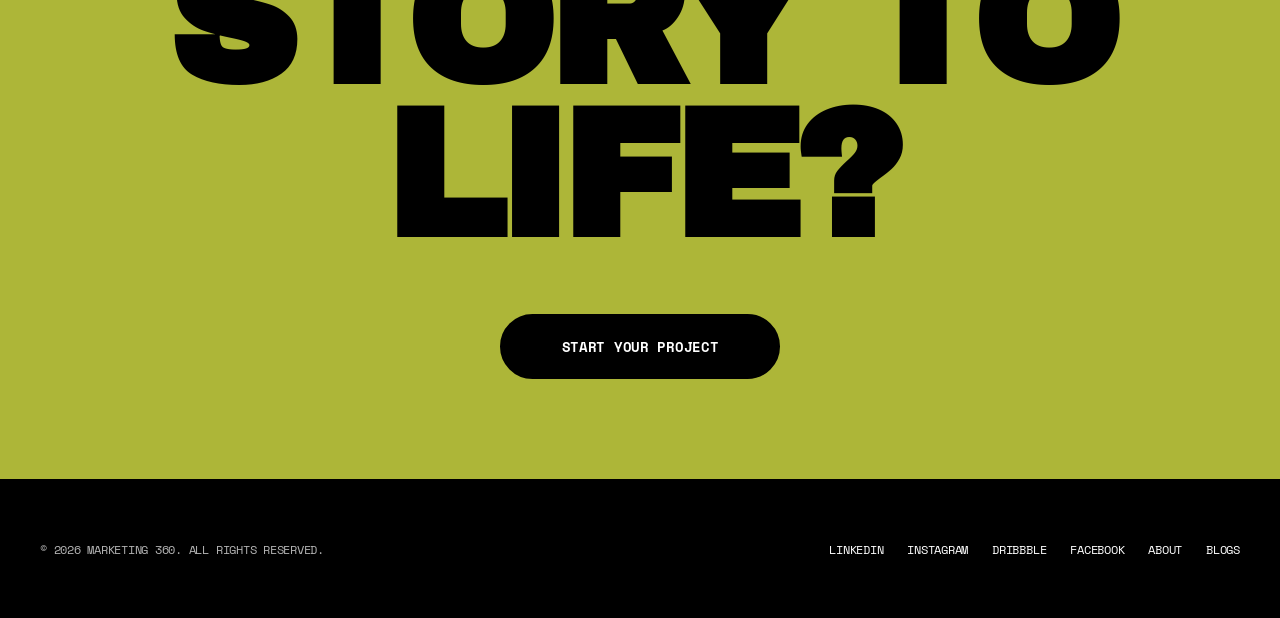
<file: services/video-production.html>
<!DOCTYPE html>
<html lang="en">
<head>
    <meta charset="UTF-8">
    <meta name="viewport" content="width=device-width, initial-scale=1.0">
    <title>Video Production - Marketing 360</title>
    <link href="https://fonts.googleapis.com/css2?family=Archivo+Black&family=Space+Mono:wght@400;700&family=Inter:wght@400;500;600;700&display=swap" rel="stylesheet">
    <link rel="stylesheet" href="../assets/css/style.css">
    <link rel="icon" type="image/png" href="/assets/images/icons/favicon.png">
</head>
<body>
    <!-- Navigation -->
   <div id="header-placeholder"></div>

    <!-- Hero Section -->
    <section class="hero">
        <h1>VIDEO PRODUCTION</h1>
        <div class="hero-divider"></div>
        <div class="hero-metadata">
            <div class="hero-location">
                <span style="display: block;">SERVICE FOCUS</span>
                <span style="display: block; margin-top: 8px;">VISUAL STORYTELLING</span>
            </div>
            <div class="hero-role">
                <span style="display: block;">CINEMATIC</span>
                <span style="display: block;">QUALITY &</span>
                <span style="display: block; margin-top: 8px;">COMPELLING CONTENT</span>
            </div>
        </div>
    </section>

    <!-- Overview Section -->
    <section class="overview">
        <div class="overview-container">
            <p class="overview-intro">WHAT WE DO</p>
            <p class="overview-text">
                We create high-impact video content that tells your brand story and engages your audience. From concept development to post-production, our team of cinematographers, editors, and creative directors produce professional videos that drive results across all platforms - web, social media, broadcast, and beyond.
            </p>
            <div class="overview-stats">
                <div class="stat">
                    <div class="stat-number">500+</div>
                    <div class="stat-label">Videos Produced</div>
                </div>
                <div class="stat">
                    <div class="stat-number">100M+</div>
                    <div class="stat-label">Total Views</div>
                </div>
                <div class="stat">
                    <div class="stat-number">4K/8K</div>
                    <div class="stat-label">Production Capability</div>
                </div>
                <div class="stat">
                    <div class="stat-number">48 Hours</div>
                    <div class="stat-label">Quick Turnaround</div>
                </div>
            </div>
        </div>
    </section>

    <!-- Services Grid -->
    <section class="services-section">
        <h2 class="services-title">OUR SERVICES</h2>
        <div class="services-grid">
            <div class="service-card">
                <div class="service-number">01</div>
                <h3 class="service-card-title">Commercial Videos</h3>
                <p class="service-card-description">Professional TV commercials and promotional videos designed to showcase your product or service. High-production value content that captures attention and drives conversions.</p>
            </div>
            <div class="service-card">
                <div class="service-number">02</div>
                <h3 class="service-card-title">Brand Videos</h3>
                <p class="service-card-description">Compelling brand storytelling that communicates your mission, values, and unique positioning. We create emotional connections between your brand and audience through visual narrative.</p>
            </div>
            <div class="service-card">
                <div class="service-number">03</div>
                <h3 class="service-card-title">Social Media Content</h3>
                <p class="service-card-description">Optimized short-form video content for Instagram, TikTok, YouTube Shorts, and other platforms. Engaging, trending-ready content that maximizes reach and engagement.</p>
            </div>
            <div class="service-card">
                <div class="service-number">04</div>
                <h3 class="service-card-title">Corporate Videos</h3>
                <p class="service-card-description">Professional videos for internal communications, training, client presentations, and corporate events. Clear, polished content that reinforces your corporate messaging.</p>
            </div>
            <div class="service-card">
                <div class="service-number">05</div>
                <h3 class="service-card-title">Product Demos & Explainers</h3>
                <p class="service-card-description">Clear, engaging demonstrations of how your product works. Animated or live-action explainer videos that simplify complex concepts for your audience.</p>
            </div>
            <div class="service-card">
                <div class="service-number">06</div>
                <h3 class="service-card-title">Post-Production & Editing</h3>
                <p class="service-card-description">Professional color grading, sound design, motion graphics, and visual effects. Complete post-production services that transform raw footage into polished, broadcast-ready content.</p>
            </div>
        </div>
    </section>

    <!-- Process Section -->
    <section class="process-section">
        <div class="process-container">
            <h2 class="process-title">OUR PROCESS</h2>
            <div class="process-steps">
                <div class="process-step">
                    <div class="step-number">01</div>
                    <h3 class="step-title">Concept & Scripting</h3>
                    <p class="step-description">We collaborate with you to develop a compelling concept and script that aligns with your brand message and target audience. Creative direction and storyboarding included.</p>
                </div>
                <div class="process-step">
                    <div class="step-number">02</div>
                    <h3 class="step-title">Pre-Production</h3>
                    <p class="step-description">Planning and preparation including location scouting, talent casting, equipment selection, and detailed production scheduling for smooth execution.</p>
                </div>
                <div class="process-step">
                    <div class="step-number">03</div>
                    <h3 class="step-title">Filming</h3>
                    <p class="step-description">Professional cinematography with state-of-the-art equipment, experienced camera operators, and a full production crew capturing your vision with cinematic quality.</p>
                </div>
                <div class="process-step">
                    <div class="step-number">04</div>
                    <h3 class="step-title">Post-Production</h3>
                    <p class="step-description">Expert editing, color grading, sound design, and visual effects. We refine every frame to create a polished, professional final product ready for distribution.</p>
                </div>
            </div>
        </div>
    </section>

    <!-- Video Types Section -->
    <section class="types-section">
        <div class="types-container">
            <h2 class="types-title">VIDEO PRODUCTION FORMATS</h2>
            <div class="types-grid">
                <div class="type-item">
               
                    <h3 class="type-name">Live Action</h3>
                    <p class="type-description">Real actors, locations, and cinematography for authentic, relatable storytelling that resonates with audiences.</p>
                </div>
                <div class="type-item">
                   
                    <h3 class="type-name">Animation</h3>
                    <p class="type-description">2D and 3D animation for explainer videos, product demos, and creative storytelling with unlimited possibilities.</p>
                </div>
                <div class="type-item">
                  
                    <h3 class="type-name">Motion Graphics</h3>
                    <p class="type-description">Dynamic text animations, graphics, and visual effects that enhance storytelling and maintain audience attention.</p>
                </div>
                <div class="type-item">
                   
                    <h3 class="type-name">Documentary</h3>
                    <p class="type-description">In-depth storytelling capturing real moments and authentic narratives for powerful, impactful content.</p>
                </div>
                <div class="type-item">
                   
                    <h3 class="type-name">Hybrid Content</h3>
                    <p class="type-description">Creative blending of live action, animation, and motion graphics for visually striking, unique videos.</p>
                </div>
                <div class="type-item">
                   
                    <h3 class="type-name">Voiceover & Audio</h3>
                    <p class="type-description">Professional voice talent, audio mixing, sound design, and original music composition for complete audio excellence.</p>
                </div>
            </div>
        </div>
    </section>

    <!-- CTA Section -->
    <section class="cta-section">
        <h2 class="cta-heading">READY TO BRING YOUR STORY TO LIFE?</h2>
        <a href="../contact.html" class="cta-button">START YOUR PROJECT</a>
    </section>

    <!-- Footer -->
    <div id="footer-placeholder"></div>

    <script>
        // Smooth scroll for navigation links
        document.querySelectorAll('nav a').forEach(anchor => {
            anchor.addEventListener('click', function (e) {
                const href = this.getAttribute('href');
                if (href.includes('#')) {
                    e.preventDefault();
                    const target = document.querySelector(href.split('#')[1] ? '#' + href.split('#')[1] : null);
                    if (target) {
                        target.scrollIntoView({ behavior: 'smooth' });
                    }
                }
            });
        });

        // Add scroll event listener for nav background
        window.addEventListener('scroll', () => {
            const nav = document.querySelector('nav');
            if (window.scrollY > 100) {
                nav.style.background = 'rgba(255, 255, 255, 0.98)';
            } else {
                nav.style.background = 'rgba(255, 255, 255, 0.95)';
            }
        });
    </script>
    <script>
  // This function fetches the header and footer
  function loadComponent(id, path) {
    fetch(path)
      .then(response => {
        if (!response.ok) throw new Error("Could not find the file: " + path);
        return response.text();
      })
      .then(data => {
        document.getElementById(id).innerHTML = data;
      })
      .catch(error => console.error(error));
  }

  // Execute the loading
  loadComponent('header-placeholder', '../includes/header.html');
  loadComponent('footer-placeholder', '../includes/footer.html');
</script>
</body>
</html>
</file>
<file: assets/css/style.css>
/* the below style is for home page */
        * {
            margin: 0;
            padding: 0;
            box-sizing: border-box;
        }

        html {
            scroll-behavior: smooth;
        }

        body {
            font-family: 'Archivo Black', sans-serif;
            color: #000000;
            background-color: #FFFFFF;
            overflow-x: hidden;
        }

        /* Typography System */
        .archivo-black {
            font-family: 'Archivo Black', sans-serif;
            font-weight: 900;
            letter-spacing: -0.04em;
            line-height: 0.85;
            text-transform: uppercase;
        }

        .space-mono {
            font-family: 'Space Mono', monospace;
            letter-spacing: -0.02em;
        }

        /* Navigation */
        nav {
            position: fixed;
            top: 0;
            width: 100%;
            padding: 20px 40px;
            display: flex;
            justify-content: space-between;
            align-items: center;
            z-index: 1000;
            background: rgba(255, 255, 255, 0.95);
            border-bottom: 1px solid rgba(0, 0, 0, 0.1);
        }

        .nav-logo {
            font-family: 'Archivo Black', sans-serif;
            font-size: 18px;
            font-weight: 900;
            letter-spacing: -0.04em;
            text-transform: uppercase;
        }

        .nav-logo a {
            color: #000000;
            text-decoration: none;
            transition: color 0.3s ease;
        }

        .nav-logo a:hover {
            color: #ADB638;
        }

        .nav-pill {
            background-color: #000000;
            border-radius: 9999px;
            padding: 12px 24px;
            display: flex;
            gap: 20px;
            align-items: center;
        }

        .nav-pill a {
            color: #FFFFFF;
            text-decoration: none;
            font-family: 'Space Mono', monospace;
            font-size: 12px;
            font-weight: 400;
            letter-spacing: -0.02em;
            transition: all 0.3s ease;
            text-transform: uppercase;
        }

        .nav-pill a:hover {
            background-color: #FFFFFF;
            color: #000000;
            padding: 4px 8px;
            border-radius: 4px;
        }

        .nav-socials {
            display: flex;
            gap: 16px;
            align-items: center;
        }

        .nav-socials a {
            color: #000000;
            text-decoration: none;
            font-size: 14px;
            transition: all 0.3s ease;
            transform: scale(1);
        }

        .nav-socials a:hover {
            color: #ADB638;
            transform: scale(1.1);
        }

        /* Dropdown Menu */
        .nav-dropdown {
            position: relative;
            display: inline-block;
        }

        .nav-dropdown > a {
            display: flex;
            align-items: center;
        }

        .nav-dropdown > a::after {
            content: '▼';
            font-size: 8px;
            margin-left: 6px;
            transition: transform 0.5s ease;
        }

        .nav-dropdown:hover > a::after {
            transform: rotate(180deg);
        }

        .dropdown-menu {
            position: absolute;
            top: 100%;
            left: 0;
            background-color: #1a1a1a;
            border-radius: 8px;
            min-width: 200px;
            display: none;
            flex-direction: column;
            box-shadow: 0 8px 16px rgba(0, 0, 0, 0.2);
            z-index: 1001;
            margin-top: 8px;
            padding: 8px 0;
        }

        .nav-dropdown:hover .dropdown-menu {
            display: flex;
        }

        .dropdown-menu a {
            color: #FFFFFF;
            padding: 12px 20px;
            text-decoration: none;
            font-family: 'Space Mono', monospace;
            font-size: 12px;
            font-weight: 400;
            letter-spacing: -0.02em;
            transition: all 0.3s ease;
            text-transform: uppercase;
            white-space: nowrap;
        }

        .dropdown-menu a:first-child {
            border-radius: 8px 8px 0 0;
        }

        .dropdown-menu a:last-child {
            border-radius: 0 0 8px 8px;
        }

        .dropdown-menu a:hover {
            background-color: #ADB638;
            color: #000000;
            padding-left: 24px;
        }

        /* Hero Section */
        .hero {
            min-height: 100vh;
            background-color: #ADB638;
            display: flex;
            flex-direction: column;
            justify-content: center;
            align-items: center;
            padding: 100px 40px 60px;
            text-align: center;
            position: relative;
            margin-top: 70px;
        }

        .hero h1 {
            font-size: 14vw;
            color: #000000;
            line-height: 0.85;
            margin-bottom: 60px;
            animation: fadeInDown 5s ease-out;
        }

        @keyframes fadeInDown {
            from {
                opacity: 0;
                transform: translateY(-20px);
            }
            to {
                opacity: 1;
                transform: translateY(0);
            }
        }

        .hero-divider {
            width: 100%;
            height: 2px;
            background-color: #000000;
            margin-bottom: 40px;
        }

        .hero-metadata {
            display: flex;
            justify-content: space-between;
            align-items: center;
            width: 100%;
            max-width: 1200px;
        }

        .hero-location {
            font-family: 'Space Mono', monospace;
            font-size: 12px;
            font-weight: 700;
            letter-spacing: -0.02em;
            text-transform: uppercase;
            color: #000000;
            text-align: left;
        }

        .scroll-indicator {
            width: 144px;
            height: 144px;
            display: flex;
            align-items: center;
            justify-content: center;
        }

        .scroll-indicator svg {
            width: 100%;
            height: 100%;
            animation: spin 12s linear infinite;
        }

        @keyframes spin {
            from {
                transform: rotate(0deg);
            }
            to {
                transform: rotate(360deg);
            }
        }

        .scroll-indicator-center {
            position: absolute;
            display: flex;
            align-items: center;
            justify-content: center;
            width: 40px;
            height: 40px;
        }

        .hero-role {
            font-family: 'Space Mono', monospace;
            font-size: 12px;
            font-weight: 400;
            letter-spacing: -0.02em;
            color: #000000;
            text-align: right;
            line-height: 1.6;
        }

        /* Marquee Section */
        .marquee-section {
            background-color: #000000;
            padding: 60px 0;
            overflow: hidden;
            transform: skewY(-2deg);
            transform-origin: center;
        }

        .marquee-section-inner {
            transform: skewY(2deg);
        }

        .marquee-row {
            display: flex;
            gap: 20px;
            margin-bottom: 40px;
            animation: marquee 30s linear infinite;
            white-space: nowrap;
        }

        .marquee-row.reverse {
            animation: marquee-reverse 30s linear infinite;
        }

        @keyframes marquee {
            0% {
                transform: translateX(0);
            }
            100% {
                transform: translateX(-50%);
            }
        }

        @keyframes marquee-reverse {
            0% {
                transform: translateX(0);
            }
            100% {
                transform: translateX(50%);
            }
        }

        .marquee-text {
            font-family: 'Archivo Black', sans-serif;
            font-size: 10vw;
            font-weight: 900;
            text-transform: uppercase;
            letter-spacing: -0.04em;
            line-height: 0.85;
        }

        .marquee-row.orange .marquee-text {
            color: #ADB638;
        }

        .marquee-row.white .marquee-text {
            color: #FFFFFF;
            opacity: 0.8;
        }

        /* Services Section */
        .services {
            background-color: #000000;
            padding: 100px 40px;
            color: #FFFFFF;
        }

        .services-container {
            max-width: 1200px;
            margin: 0 auto;
        }

        .services-list {
            list-style: none;
        }

        .services-list li {
            padding: 60px 0;
            border-top: 1px solid rgba(255, 255, 255, 0.2);
            display: flex;
            align-items: flex-start;
            gap: 60px;
            transition: all 0.3s ease;
            position: relative;
            overflow: hidden;
        }

        .services-list li:last-child {
            border-bottom: 1px solid rgba(255, 255, 255, 0.2);
        }

        .services-list li:hover {
            background-color: rgba(255, 255, 255, 0.05);
        }

        .service-index {
            font-family: 'Space Mono', monospace;
            font-size: 24px;
            font-weight: 700;
            letter-spacing: -0.02em;
            color: #ADB638;
            min-width: 60px;
            text-transform: uppercase;
            flex-shrink: 0;
        }

        .service-content {
            flex: 1;
        }

        .service-title {
            font-family: 'Archivo Black', sans-serif;
            font-size: 7vw;
            font-weight: 900;
            text-transform: uppercase;
            letter-spacing: -0.04em;
            line-height: 0.85;
            color: #FFFFFF;
            margin-bottom: 20px;
            transition: transform 0.3s ease;
        }

        .services-list li:hover .service-title {
            transform: translateX(16px);
        }

        .service-tags {
            display: flex;
            gap: 12px;
            flex-wrap: wrap;
        }

        .service-tag {
            background-color: transparent;
            border: 1px solid rgba(255, 255, 255, 0.3);
            border-radius: 9999px;
            padding: 8px 16px;
            font-family: 'Space Mono', monospace;
            font-size: 11px;
            font-weight: 400;
            letter-spacing: -0.02em;
            color: rgba(255, 255, 255, 0.7);
            text-transform: uppercase;
            transition: all 0.3s ease;
        }

        .services-list li:hover .service-tag {
            border-color: #ADB638;
            color: #ADB638;
        }

        .service-arrow {
            position: absolute;
            right: 0;
            top: 50%;
            transform: translateY(-50%) rotate(0deg);
            font-size: 48px;
            color: #ADB638;
            opacity: 0;
            transition: all 0.3s ease;
        }

        .services-list li:hover .service-arrow {
            opacity: 1;
            transform: translateY(-50%) rotate(45deg);
        }

        /* CTA Section */
        .cta-section {
            background-color: #ADB638;
            padding: 100px 40px;
            text-align: center;
        }

        .cta-heading {
            font-family: 'Archivo Black', sans-serif;
            font-size: 14vw;
            font-weight: 900;
            text-transform: uppercase;
            letter-spacing: -0.04em;
            line-height: 0.85;
            color: #000000;
            margin-bottom: 60px;
        }

        .cta-button {
            background-color: #000000;
            color: #FFFFFF;
            border: 2px solid #000000;
            border-radius: 9999px;
            padding: 20px 60px;
            font-family: 'Space Mono', monospace;
            font-size: 14px;
            font-weight: 700;
            letter-spacing: -0.02em;
            text-transform: uppercase;
            cursor: pointer;
            transition: all 0.3s ease;
            display: inline-block;
        }

        .cta-button:hover {
            transform: scale(1.1);
            background-color: #FFFFFF;
            color: #000000;
        }

        /* Footer */
        footer {
            background-color: #000000;
            color: #FFFFFF;
            border-top: 2px solid #000000;
            padding: 60px 40px;
        }

        .footer-content {
            max-width: 1200px;
            margin: 0 auto;
            display: flex;
            justify-content: space-between;
            align-items: center;
        }

        .footer-copyright {
            font-family: 'Space Mono', monospace;
            font-size: 12px;
            letter-spacing: -0.02em;
            text-transform: uppercase;
            color: rgba(255, 255, 255, 0.7);
        }

        .footer-socials {
            display: flex;
            gap: 24px;
        }

        .footer-socials a {
            font-family: 'Space Mono', monospace;
            font-size: 12px;
            letter-spacing: -0.02em;
            text-transform: uppercase;
            color: #FFFFFF;
            text-decoration: none;
            transition: all 0.3s ease;
        }

        .footer-socials a:hover {
            color: #ADB638;
            transform: translateX(4px);
        }

        /* Responsive */
        @media (max-width: 768px) {
            .hero h1 {
                font-size: 32px;
            }

            .marquee-text {
                font-size: 24px;
            }

            .service-title {
                font-size: 28px;
            }

            .cta-heading {
                font-size: 40px;
            }

            .hero-metadata {
                flex-direction: column;
                gap: 30px;
            }

            .hero-location,
            .hero-role {
                text-align: center;
            }

            .footer-content {
                flex-direction: column;
                gap: 30px;
                text-align: center;
            }

            .services-list li {
                flex-direction: column;
                gap: 20px;
            }

            nav {
                flex-wrap: wrap;
                gap: 20px;
                padding: 15px 20px;
            }

            .nav-pill {
                flex-wrap: wrap;
                order: 3;
                width: 100%;
                justify-content: center;
            }
        }
/* the below style is for work page */

        * {
            margin: 0;
            padding: 0;
            box-sizing: border-box;
        }

        html {
            scroll-behavior: smooth;
        }

        body {
            font-family: 'Archivo Black', sans-serif;
            color: #000000;
            background-color: #FFFFFF;
            overflow-x: hidden;
        }

        /* Typography System */
        .archivo-black {
            font-family: 'Archivo Black', sans-serif;
            font-weight: 900;
            letter-spacing: -0.04em;
            line-height: 0.85;
            text-transform: uppercase;
        }

        .space-mono {
            font-family: 'Space Mono', monospace;
            letter-spacing: -0.02em;
        }

        /* Navigation */
        nav {
            position: fixed;
            top: 0;
            width: 100%;
            padding: 20px 40px;
            display: flex;
            justify-content: space-between;
            align-items: center;
            z-index: 1000;
            background: rgba(255, 255, 255, 0.95);
            border-bottom: 1px solid rgba(0, 0, 0, 0.1);
        }

        .nav-logo {
            font-family: 'Archivo Black', sans-serif;
            font-size: 18px;
            font-weight: 900;
            letter-spacing: -0.04em;
            text-transform: uppercase;
        }

        .nav-logo a {
            color: #000000;
            text-decoration: none;
            transition: color 0.3s ease;
        }

        .nav-logo a:hover {
            color: #ADB638;
        }

        .nav-pill {
            background-color: #000000;
            border-radius: 9999px;
            padding: 12px 24px;
            display: flex;
            gap: 20px;
            align-items: center;
        }

        .nav-pill a {
            color: #FFFFFF;
            text-decoration: none;
            font-family: 'Space Mono', monospace;
            font-size: 12px;
            font-weight: 400;
            letter-spacing: -0.02em;
            transition: all 0.3s ease;
            text-transform: uppercase;
        }

        .nav-pill a:hover {
            background-color: #FFFFFF;
            color: #000000;
            padding: 4px 8px;
            border-radius: 4px;
        }

        /* Dropdown Menu */
        .nav-dropdown {
            position: relative;
            display: inline-block;
        }

        .dropdown-toggle {
            display: flex;
            align-items: center;
            gap: 6px;
            cursor: pointer;
        }

        .dropdown-menu {
            display: none;
            position: absolute;
            top: 100%;
            left: -20px;
            background-color: #1a1a1a;
            border: 1px solid rgba(255, 255, 255, 0.1);
            border-radius: 8px;
            padding: 12px 0;
            min-width: 220px;
            margin-top: 8px;
            box-shadow: 0 8px 16px rgba(0, 0, 0, 0.3);
            z-index: 2000;
        }

        .nav-dropdown:hover .dropdown-menu {
            display: block;
        }

        .dropdown-menu a {
            display: block;
            color: #FFFFFF;
            text-decoration: none;
            font-family: 'Space Mono', monospace;
            font-size: 12px;
            font-weight: 400;
            letter-spacing: -0.02em;
            text-transform: uppercase;
            padding: 12px 20px;
            transition: all 0.3s ease;
        }

        .dropdown-menu a:hover {
            background-color: #ADB638;
            padding-left: 28px;
            color: #000000;
        }

        .nav-socials {
            display: flex;
            gap: 16px;
            align-items: center;
        }

        .nav-socials a {
            color: #000000;
            text-decoration: none;
            font-size: 14px;
            transition: all 0.3s ease;
            transform: scale(1);
        }

        .nav-socials a:hover {
            color: #ADB638;
            transform: scale(1.1);
        }

        /* Hero Section */
        .hero {
            min-height: 100vh;
            background-color: #ADB638;
            display: flex;
            flex-direction: column;
            justify-content: center;
            align-items: center;
            padding: 100px 40px 60px;
            text-align: center;
            position: relative;
            margin-top: 70px;
        }

        .hero h1 {
            font-size: 14vw;
            color: #000000;
            line-height: 0.85;
            margin-bottom: 60px;
            animation: fadeInDown 0.8s ease-out;
        }

        @keyframes fadeInDown {
            from {
                opacity: 0;
                transform: translateY(-20px);
            }
            to {
                opacity: 1;
                transform: translateY(0);
            }
        }

        .hero-divider {
            width: 100%;
            height: 2px;
            background-color: #000000;
            margin-bottom: 40px;
        }

        .hero-metadata {
            display: flex;
            justify-content: space-between;
            align-items: center;
            width: 100%;
            max-width: 1200px;
        }

        .hero-location {
            font-family: 'Space Mono', monospace;
            font-size: 12px;
            font-weight: 700;
            letter-spacing: -0.02em;
            text-transform: uppercase;
            color: #000000;
            text-align: left;
        }

        .hero-role {
            font-family: 'Space Mono', monospace;
            font-size: 12px;
            font-weight: 400;
            letter-spacing: -0.02em;
            color: #000000;
            text-align: right;
            line-height: 1.6;
        }

        /* Intro Section */
        .intro {
            background-color: #000000;
            color: #FFFFFF;
            padding: 100px 40px;
        }

        .intro-container {
            max-width: 1200px;
            margin: 0 auto;
        }

        .intro-text {
            font-size: 18px;
            line-height: 1.8;
            max-width: 900px;
            margin-bottom: 0;
        }

        .intro-highlight {
            color: #ADB638;
            font-weight: 700;
        }

        /* Portfolio Section */
        .portfolio {
            background-color: #FFFFFF;
            padding: 100px 40px;
        }

        .portfolio-container {
            max-width: 1200px;
            margin: 0 auto;
        }

        .portfolio-title {
            font-family: 'Archivo Black', sans-serif;
            font-size: 10vw;
            font-weight: 900;
            text-transform: uppercase;
            letter-spacing: -0.04em;
            line-height: 0.85;
            color: #000000;
            margin-bottom: 80px;
        }

        .portfolio-grid {
            display: grid;
            grid-template-columns: repeat(auto-fit, minmax(350px, 1fr));
            gap: 40px;
        }

        .portfolio-item {
            border: 2px solid #000000;
            overflow: hidden;
            transition: all 0.3s ease;
            position: relative;
        }

        .portfolio-image {
            width: 100%;
            height: 300px;
            background: linear-gradient(135deg, #ADB638, #FFB380);
            display: flex;
            align-items: center;
            justify-content: center;
            font-size: 48px;
            transition: all 0.3s ease;
        }

        .portfolio-item:hover .portfolio-image {
            transform: scale(1.05);
        }

        .portfolio-content {
            padding: 30px;
            background-color: #FFFFFF;
        }

        .portfolio-category {
            font-family: 'Space Mono', monospace;
            font-size: 11px;
            font-weight: 700;
            letter-spacing: -0.02em;
            text-transform: uppercase;
            color: #ADB638;
            margin-bottom: 12px;
        }

        .portfolio-name {
            font-family: 'Archivo Black', sans-serif;
            font-size: 20px;
            font-weight: 900;
            text-transform: uppercase;
            letter-spacing: -0.04em;
            line-height: 1.1;
            color: #000000;
            margin-bottom: 12px;
        }

        .portfolio-description {
            font-size: 13px;
            line-height: 1.6;
            color: rgba(0, 0, 0, 0.7);
            margin-bottom: 15px;
        }

        .portfolio-results {
            border-top: 1px solid rgba(0, 0, 0, 0.1);
            padding-top: 15px;
        }

        .result-item {
            font-size: 12px;
            line-height: 1.6;
            color: rgba(0, 0, 0, 0.7);
            margin-bottom: 8px;
        }

        .result-item strong {
            color: #ADB638;
            font-weight: 700;
        }

        /* Results Section */
        .results-section {
            background-color: #000000;
            color: #FFFFFF;
            padding: 100px 40px;
        }

        .results-container {
            max-width: 1200px;
            margin: 0 auto;
        }

        .results-title {
            font-family: 'Archivo Black', sans-serif;
            font-size: 10vw;
            font-weight: 900;
            text-transform: uppercase;
            letter-spacing: -0.04em;
            line-height: 0.85;
            color: #FFFFFF;
            margin-bottom: 80px;
        }

        .results-grid {
            display: grid;
            grid-template-columns: repeat(auto-fit, minmax(250px, 1fr));
            gap: 40px;
        }

        .result-card {
            border-top: 3px solid #ADB638;
            padding-top: 25px;
        }

        .result-stat {
            font-family: 'Archivo Black', sans-serif;
            font-size: 48px;
            font-weight: 900;
            color: #ADB638;
            line-height: 1;
            margin-bottom: 12px;
        }

        .result-label {
            font-family: 'Space Mono', monospace;
            font-size: 12px;
            font-weight: 700;
            letter-spacing: -0.02em;
            text-transform: uppercase;
            color: rgba(255, 255, 255, 0.8);
        }

        /* CTA Section */
        .cta-section {
            background-color: #ADB638;
            padding: 100px 40px;
            text-align: center;
        }

        .cta-heading {
            font-family: 'Archivo Black', sans-serif;
            font-size: 14vw;
            font-weight: 900;
            text-transform: uppercase;
            letter-spacing: -0.04em;
            line-height: 0.85;
            color: #000000;
            margin-bottom: 60px;
        }

        .cta-button {
            background-color: #000000;
            color: #FFFFFF;
            border: 2px solid #000000;
            border-radius: 9999px;
            padding: 20px 60px;
            font-family: 'Space Mono', monospace;
            font-size: 14px;
            font-weight: 700;
            letter-spacing: -0.02em;
            text-transform: uppercase;
            cursor: pointer;
            transition: all 0.3s ease;
            display: inline-block;
            text-decoration: none;
        }

        .cta-button:hover {
            transform: scale(1.1);
            background-color: #FFFFFF;
            color: #000000;
        }

        /* Footer */
        footer {
            background-color: #000000;
            color: #FFFFFF;
            border-top: 2px solid #000000;
            padding: 60px 40px;
        }

        .footer-content {
            max-width: 1200px;
            margin: 0 auto;
            display: flex;
            justify-content: space-between;
            align-items: center;
        }

        .footer-copyright {
            font-family: 'Space Mono', monospace;
            font-size: 12px;
            letter-spacing: -0.02em;
            text-transform: uppercase;
            color: rgba(255, 255, 255, 0.7);
        }

        .footer-socials {
            display: flex;
            gap: 24px;
        }

        .footer-socials a {
            font-family: 'Space Mono', monospace;
            font-size: 12px;
            letter-spacing: -0.02em;
            text-transform: uppercase;
            color: #FFFFFF;
            text-decoration: none;
            transition: all 0.3s ease;
        }

        .footer-socials a:hover {
            color: #ADB638;
            transform: translateX(4px);
        }

        /* Responsive */
        @media (max-width: 768px) {
            .hero h1 {
                font-size: 32px;
            }

            .portfolio-title {
                font-size: 40px;
            }

            .results-title {
                font-size: 40px;
            }

            .cta-heading {
                font-size: 40px;
            }

            .hero-metadata {
                flex-direction: column;
                gap: 30px;
            }

            .hero-location,
            .hero-role {
                text-align: center;
            }

            .footer-content {
                flex-direction: column;
                gap: 30px;
                text-align: center;
            }

            nav {
                flex-wrap: wrap;
                gap: 20px;
                padding: 15px 20px;
            }

            .nav-pill {
                flex-wrap: wrap;
                order: 3;
                width: 100%;
                justify-content: center;
            }

            .portfolio-grid {
                grid-template-columns: 1fr;
            }

            .results-grid {
                grid-template-columns: 1fr;
            }
        }
/* the below style is for contact us page */
        /* ============================================
           DESIGN SYSTEM - THEME & VARIABLES
           ============================================ */
        :root {
            /* Colors */
            --color-primary: #ADB638;
            --color-dark: #000000;
            --color-light: #FFFFFF;
            --color-border: rgba(0, 0, 0, 0.1);
            --color-accent: rgba(255, 77, 0, 0.1);
            
            /* Fonts */
            --font-archivo: 'Archivo Black', sans-serif;
            --font-mono: 'Space Mono', monospace;
            --font-archivo-black: 'Archivo Black', sans-serif;
            
            /* Spacing */
            --spacing-xs: 12px;
            --spacing-sm: 20px;
            --spacing-md: 40px;
            --spacing-lg: 60px;
            --spacing-xl: 80px;
            --spacing-2xl: 100px;
            
            /* Typography */
            --letter-spacing-tight: -0.04em;
            --letter-spacing-normal: -0.02em;
            --line-height-tight: 0.85;
            --line-height-normal: 1.1;
            --line-height-relaxed: 1.6;
            
            /* Z-Index */
            --z-nav: 1000;
            --z-dropdown: 2000;
            
            /* Transitions */
            --duration-fast: 0.3s;
        }

        /* ============================================
           RESET & BASE STYLES
           ============================================ */
        * {
            margin: 0;
            padding: 0;
            box-sizing: border-box;
        }

        html {
            scroll-behavior: smooth;
        }

        body {
            font-family: var(--font-archivo-black);
            color: var(--color-dark);
            background-color: var(--color-light);
            overflow-x: hidden;
        }

        /* ============================================
           TYPOGRAPHY UTILITIES
           ============================================ */
        .archivo-black {
            font-family: var(--font-archivo);
            font-weight: 900;
            letter-spacing: var(--letter-spacing-tight);
            line-height: var(--line-height-tight);
            text-transform: uppercase;
        }

        .space-mono {
            font-family: var(--font-mono);
            letter-spacing: var(--letter-spacing-normal);
        }

        /* Navigation */
        nav {
            position: fixed;
            top: 0;
            width: 100%;
            padding: var(--spacing-sm) var(--spacing-md);
            display: flex;
            justify-content: space-between;
            align-items: center;
            z-index: var(--z-nav);
            background: rgba(255, 255, 255, 0.95);
            border-bottom: 1px solid var(--color-border);
        }

        .nav-logo {
            font-family: var(--font-archivo);
            font-size: 18px;
            font-weight: 900;
            letter-spacing: var(--letter-spacing-tight);
            text-transform: uppercase;
        }

        .nav-logo a {
            color: var(--color-dark);
            text-decoration: none;
            transition: color var(--duration-fast) ease;
        }

        .nav-logo a:hover {
            color: var(--color-primary);
        }

        .nav-pill {
            background-color: var(--color-dark);
            border-radius: 9999px;
            padding: 12px 24px;
            display: flex;
            gap: var(--spacing-sm);
            align-items: center;
        }

        .nav-pill a {
            color: var(--color-light);
            text-decoration: none;
            font-family: var(--font-mono);
            font-size: 12px;
            font-weight: 400;
            letter-spacing: var(--letter-spacing-normal);
            transition: all var(--duration-fast) ease;
            text-transform: uppercase;
        }

        .nav-pill a:hover {
            background-color: var(--color-light);
            color: var(--color-dark);
            padding: 4px 8px;
            border-radius: 4px;
        }

        .nav-socials {
            display: flex;
            gap: 16px;
            align-items: center;
        }

        .nav-socials a {
            color: var(--color-dark);
            text-decoration: none;
            font-size: 14px;
            transition: all 0.3s ease;
            transform: scale(1);
        }

        .nav-socials a:hover {
            color: var(--color-primary);
            transform: scale(1.1);
        }

        /* ============================================
           REUSABLE UTILITY CLASSES
           ============================================ */
        .section {
            padding: var(--spacing-2xl) var(--spacing-md);
        }

        .section--dark {
            background-color: var(--color-dark);
            color: var(--color-light);
        }

        .section--light {
            background-color: var(--color-light);
        }

        .section--primary {
            background-color: var(--color-primary);
        }

        .container {
            max-width: 1200px;
            margin: 0 auto;
        }

        .grid {
            display: grid;
            gap: var(--spacing-lg);
        }

        .grid--auto {
            grid-template-columns: repeat(auto-fit, minmax(300px, 1fr));
        }

        .button {
            border: 2px solid;
            border-radius: 9999px;
            padding: 24px 80px;
            font-family: var(--font-mono);
            font-size: 14px;
            font-weight: 700;
            letter-spacing: var(--letter-spacing-normal);
            text-transform: uppercase;
            cursor: pointer;
            transition: all var(--duration-fast) ease;
            display: inline-block;
            text-decoration: none;
        }

        .button--dark {
            background-color: var(--color-dark);
            color: var(--color-light);
            border-color: var(--color-dark);
        }

        .button--dark:hover {
            transform: scale(1.1);
            background-color: var(--color-light);
            color: var(--color-dark);
        }

        /* ============================================
           HERO COMPONENT
           ============================================ */
        .hero {
            min-height: 60vh;
            display: flex;
            flex-direction: column;
            justify-content: center;
            align-items: center;
            padding: 120px var(--spacing-md) 80px;
            text-align: center;
            position: relative;
            margin-top: 70px;
        }

        .hero--primary {
            background-color: var(--color-primary);
        }

        .hero__title {
            font-family: var(--font-archivo);
            font-size: 14vw;
            font-weight: 900;
            letter-spacing: var(--letter-spacing-tight);
            line-height: var(--line-height-tight);
            color: var(--color-dark);
            margin-bottom: 30px;
            text-transform: uppercase;
        }

        .hero__subtitle {
            font-family: var(--font-mono);
            font-size: 14px;
            letter-spacing: var(--letter-spacing-normal);
            color: var(--color-dark);
            text-transform: uppercase;
            max-width: 600px;
        }

        /* ============================================
           CARD COMPONENT
           ============================================ */
        .card {
            border: 2px solid;
            padding: 40px;
            position: relative;
            transition: all var(--duration-fast) ease;
        }

        .card--white {
            border-color: var(--color-light);
        }

        .card--white:hover {
            background-color: var(--color-accent);
            border-color: var(--color-primary);
        }

        .card__label {
            font-family: var(--font-mono);
            font-size: 11px;
            font-weight: 700;
            letter-spacing: var(--letter-spacing-normal);
            text-transform: uppercase;
            color: var(--color-primary);
            margin-bottom: 12px;
            display: block;
        }

        .card__content {
            font-family: var(--font-archivo);
            font-size: 28px;
            font-weight: 900;
            letter-spacing: var(--letter-spacing-tight);
            line-height: var(--line-height-normal);
            color: var(--color-light);
            text-transform: uppercase;
            word-break: break-word;
            transition: transform var(--duration-fast) ease;
        }

        .card:hover .card__content {
            transform: translateX(8px);
        }

        .card a {
            color: var(--color-light);
            text-decoration: none;
            transition: color var(--duration-fast) ease;
        }

        .card a:hover {
            color: var(--color-primary);
        }

        /* ============================================
           ACCORDION COMPONENT (FAQ)
           ============================================ */
        .accordion__item {
            border-bottom: 2px solid var(--color-dark);
            padding: 30px 0;
            cursor: pointer;
            transition: all var(--duration-fast) ease;
        }

        .accordion__item:last-child {
            border-bottom: none;
        }

        .accordion__item.active {
            background-color: var(--color-primary);
            padding: 30px 20px;
            margin: 0 -20px;
        }

        .accordion__header {
            font-family: var(--font-archivo);
            font-size: 18px;
            font-weight: 900;
            letter-spacing: var(--letter-spacing-tight);
            text-transform: uppercase;
            color: var(--color-dark);
            display: flex;
            justify-content: space-between;
            align-items: center;
            transition: color var(--duration-fast) ease;
        }

        .accordion__item.active .accordion__header {
            color: var(--color-dark);
        }

        .accordion__toggle {
            font-size: 24px;
            font-weight: bold;
            transition: transform var(--duration-fast) ease;
        }

        .accordion__item.active .accordion__toggle {
            transform: rotate(45deg);
        }

        .accordion__content {
            font-family: var(--font-archivo-black);
            font-size: 16px;
            line-height: var(--line-height-relaxed);
            color: var(--color-dark);
            margin-top: 20px;
            max-height: 0;
            overflow: hidden;
            opacity: 0;
            transition: all var(--duration-fast) ease;
        }

        .accordion__item.active .accordion__content {
            max-height: 500px;
            opacity: 1;
            margin-top: 20px;
        }

        /* ============================================
           FOOTER COMPONENT
           ============================================ */
        footer {
            background-color: var(--color-dark);
            color: var(--color-light);
            border-top: 2px solid var(--color-dark);
            padding: var(--spacing-lg) var(--spacing-md);
        }

        .footer__content {
            max-width: 1200px;
            margin: 0 auto;
            display: flex;
            justify-content: space-between;
            align-items: center;
        }

        .footer__copyright {
            font-family: var(--font-mono);
            font-size: 12px;
            letter-spacing: -0.02em;
            text-transform: uppercase;
            color: rgba(255, 255, 255, 0.7);
        }

        .footer-socials {
            display: flex;
            gap: 24px;
        }

        .footer-socials a {
            font-family: 'Space Mono', monospace;
            font-size: 12px;
            letter-spacing: var(--letter-spacing-normal);
            text-transform: uppercase;
            color: rgba(255, 255, 255, 0.7);
        }

        .footer__socials {
            display: flex;
            gap: 24px;
        }

        .footer__socials a {
            font-family: var(--font-mono);
            font-size: 12px;
            letter-spacing: var(--letter-spacing-normal);
            text-transform: uppercase;
            color: var(--color-light);
            text-decoration: none;
            transition: all var(--duration-fast) ease;
        }

        .footer__socials a:hover {
            color: var(--color-primary);
            transform: translateX(4px);
        }

        /* ============================================
           RESPONSIVE DESIGN
           ============================================ */
        @media (max-width: 768px) {
            .hero__title {
                font-size: 48px;
            }

            .grid--auto {
                grid-template-columns: 1fr;
                gap: var(--spacing-lg);
            }

            nav {
                flex-wrap: wrap;
                gap: var(--spacing-sm);
                padding: 15px 20px;
            }

            .nav-pill {
                flex-wrap: wrap;
                order: 3;
                width: 100%;
                justify-content: center;
            }

            .footer__content {
                flex-direction: column;
                gap: var(--spacing-lg);
                text-align: center;
            }

            .accordion__item {
                padding: 20px 0;
            }

            .accordion__item.active {
                padding: 20px 15px;
                margin: 0 -15px;
            }
        }
/* the below style is for about us page */
        * {
            margin: 0;
            padding: 0;
            box-sizing: border-box;
        }

        html {
            scroll-behavior: smooth;
        }

        body {
            font-family: 'Archivo Black', sans-serif;
            color: #000000;
            background-color: #FFFFFF;
            overflow-x: hidden;
        }

        /* Typography System */
        .archivo-black {
            font-family: 'Archivo Black', sans-serif;
            font-weight: 900;
            letter-spacing: -0.04em;
            line-height: 0.85;
            text-transform: uppercase;
        }

        .space-mono {
            font-family: 'Space Mono', monospace;
            letter-spacing: -0.02em;
        }

        /* Navigation */
        nav {
            position: fixed;
            top: 0;
            width: 100%;
            padding: 20px 40px;
            display: flex;
            justify-content: space-between;
            align-items: center;
            z-index: 1000;
            background: rgba(255, 255, 255, 0.95);
            border-bottom: 1px solid rgba(0, 0, 0, 0.1);
        }

        .nav-logo {
            font-family: 'Archivo Black', sans-serif;
            font-size: 18px;
            font-weight: 900;
            letter-spacing: -0.04em;
            text-transform: uppercase;
        }

        .nav-logo a {
            color: #000000;
            text-decoration: none;
            transition: color 0.3s ease;
        }

        .nav-logo a:hover {
            color: #ADB638;
        }

        .nav-pill {
            background-color: #000000;
            border-radius: 9999px;
            padding: 12px 24px;
            display: flex;
            gap: 20px;
            align-items: center;
        }

        .nav-pill a {
            color: #FFFFFF;
            text-decoration: none;
            font-family: 'Space Mono', monospace;
            font-size: 12px;
            font-weight: 400;
            letter-spacing: -0.02em;
            transition: all 0.3s ease;
            text-transform: uppercase;
        }

        .nav-pill a:hover {
            background-color: #FFFFFF;
            color: #000000;
            padding: 4px 8px;
            border-radius: 4px;
        }

        .nav-socials {
            display: flex;
            gap: 16px;
            align-items: center;
        }

        .nav-socials a {
            color: #000000;
            text-decoration: none;
            font-size: 14px;
            transition: all 0.3s ease;
            transform: scale(1);
        }

        .nav-socials a:hover {
            color: #ADB638;
            transform: scale(1.1);
        }

        /* Hero Section */
        .hero {
            min-height: 100vh;
            background-color: #ADB638;
            display: flex;
            flex-direction: column;
            justify-content: center;
            align-items: center;
            padding: 100px 40px 60px;
            text-align: center;
            position: relative;
            margin-top: 70px;
        }

        .hero h1 {
            font-size: 14vw;
            color: #000000;
            line-height: 0.85;
            margin-bottom: 60px;
            animation: fadeInDown 0.8s ease-out;
        }

        @keyframes fadeInDown {
            from {
                opacity: 0;
                transform: translateY(-20px);
            }
            to {
                opacity: 1;
                transform: translateY(0);
            }
        }

        .hero-divider {
            width: 100%;
            height: 2px;
            background-color: #000000;
            margin-bottom: 40px;
        }

        .hero-metadata {
            display: flex;
            justify-content: space-between;
            align-items: center;
            width: 100%;
            max-width: 1200px;
        }

        .hero-location {
            font-family: 'Space Mono', monospace;
            font-size: 12px;
            font-weight: 700;
            letter-spacing: -0.02em;
            text-transform: uppercase;
            color: #000000;
            text-align: left;
        }

        .hero-role {
            font-family: 'Space Mono', monospace;
            font-size: 12px;
            font-weight: 400;
            letter-spacing: -0.02em;
            color: #000000;
            text-align: right;
            line-height: 1.6;
        }

        /* Story Section */
        .story {
            background-color: #000000;
            color: #FFFFFF;
            padding: 100px 40px;
        }

        .story-container {
            max-width: 1200px;
            margin: 0 auto;
        }

        .story-intro {
            font-family: 'Space Mono', monospace;
            font-size: 14px;
            font-weight: 700;
            letter-spacing: -0.02em;
            text-transform: uppercase;
            color: #ADB638;
            margin-bottom: 30px;
        }

        .story-content {
            display: grid;
            grid-template-columns: 1fr 1fr;
            gap: 60px;
            align-items: center;
        }

        .story-text h2 {
            font-family: 'Archivo Black', sans-serif;
            font-size: 48px;
            font-weight: 900;
            text-transform: uppercase;
            letter-spacing: -0.04em;
            line-height: 1.1;
            color: #FFFFFF;
            margin-bottom: 30px;
        }

        .story-text p {
            font-size: 16px;
            line-height: 1.8;
            color: rgba(255, 255, 255, 0.8);
            margin-bottom: 20px;
        }

        .story-highlight {
            border-left: 4px solid #ADB638;
            padding-left: 20px;
            font-size: 16px;
            line-height: 1.8;
            color: rgba(255, 255, 255, 0.8);
            font-style: italic;
        }

        .story-stats {
            display: grid;
            grid-template-columns: 1fr 1fr;
            gap: 30px;
        }

        .stat {
            border-top: 2px solid rgba(255, 255, 255, 0.2);
            padding-top: 20px;
        }

        .stat-number {
            font-family: 'Archivo Black', sans-serif;
            font-size: 48px;
            color: #ADB638;
            margin-bottom: 10px;
            line-height: 1;
        }

        .stat-label {
            font-family: 'Space Mono', monospace;
            font-size: 12px;
            font-weight: 700;
            letter-spacing: -0.02em;
            text-transform: uppercase;
            color: rgba(255, 255, 255, 0.7);
        }

        /* Values Section */
        .values {
            background-color: #FFFFFF;
            padding: 100px 40px;
        }

        .values-container {
            max-width: 1200px;
            margin: 0 auto;
        }

        .values-title {
            font-family: 'Archivo Black', sans-serif;
            font-size: 10vw;
            font-weight: 900;
            text-transform: uppercase;
            letter-spacing: -0.04em;
            line-height: 0.85;
            color: #000000;
            margin-bottom: 80px;
        }

        .values-grid {
            display: grid;
            grid-template-columns: repeat(auto-fit, minmax(280px, 1fr));
            gap: 40px;
        }

        .value-item {
            border: 2px solid #000000;
            padding: 40px;
            transition: all 0.3s ease;
            position: relative;
            overflow: hidden;
        }

        .value-item::before {
            content: '';
            position: absolute;
            top: 0;
            left: -100%;
            width: 100%;
            height: 100%;
            background-color: #ADB638;
            transition: left 0.3s ease;
            z-index: -1;
        }

        .value-item:hover::before {
            left: 0;
        }

        .value-item:hover {
            border-color: #ADB638;
        }

        .value-item:hover .value-title {
            color: #000000;
        }

        .value-item:hover .value-description {
            color: #000000;
        }

        .value-icon {
            font-size: 48px;
            margin-bottom: 20px;
        }

        .value-title {
            font-family: 'Archivo Black', sans-serif;
            font-size: 24px;
            font-weight: 900;
            text-transform: uppercase;
            letter-spacing: -0.04em;
            color: #000000;
            margin-bottom: 15px;
            transition: color 0.3s ease;
        }

        .value-description {
            font-size: 14px;
            line-height: 1.6;
            color: rgba(0, 0, 0, 0.7);
            transition: color 0.3s ease;
        }

        /* Why Us Section */
        .why-us {
            background-color: #000000;
            color: #FFFFFF;
            padding: 100px 40px;
        }

        .why-us-container {
            max-width: 1200px;
            margin: 0 auto;
        }

        .why-us-title {
            font-family: 'Archivo Black', sans-serif;
            font-size: 10vw;
            font-weight: 900;
            text-transform: uppercase;
            letter-spacing: -0.04em;
            line-height: 0.85;
            color: #FFFFFF;
            margin-bottom: 80px;
        }

        .why-us-grid {
            display: grid;
            grid-template-columns: repeat(auto-fit, minmax(250px, 1fr));
            gap: 40px;
        }

        .why-item {
            position: relative;
            padding-left: 60px;
            min-height: 180px;
            display: flex;
            flex-direction: column;
            justify-content: center;
        }

        .why-number {
            position: absolute;
            left: 0;
            top: 0;
            font-family: 'Archivo Black', sans-serif;
            font-size: 72px;
            font-weight: 900;
            color: #ADB638;
            line-height: 0.8;
            opacity: 0.5;
        }

        .why-title {
            font-family: 'Archivo Black', sans-serif;
            font-size: 18px;
            font-weight: 900;
            text-transform: uppercase;
            letter-spacing: -0.04em;
            line-height: 1.2;
            color: #FFFFFF;
            margin-bottom: 12px;
        }

        .why-description {
            font-size: 14px;
            line-height: 1.6;
            color: rgba(255, 255, 255, 0.7);
        }

        /* Team Section */
        .team {
            background-color: #FFFFFF;
            padding: 100px 40px;
        }

        .team-container {
            max-width: 1200px;
            margin: 0 auto;
        }

        .team-title {
            font-family: 'Archivo Black', sans-serif;
            font-size: 10vw;
            font-weight: 900;
            text-transform: uppercase;
            letter-spacing: -0.04em;
            line-height: 0.85;
            color: #000000;
            margin-bottom: 30px;
        }

        .team-intro {
            font-size: 18px;
            line-height: 1.8;
            max-width: 900px;
            margin-bottom: 80px;
            color: rgba(0, 0, 0, 0.8);
        }

        .team-grid {
            display: grid;
            grid-template-columns: repeat(auto-fit, minmax(280px, 1fr));
            gap: 40px;
        }

        .team-member {
            background-color: #F5F5F5;
            padding: 30px;
            text-align: center;
            transition: all 0.3s ease;
            border: 2px solid transparent;
        }

        .team-member:hover {
            border-color: #ADB638;
            transform: translateY(-10px);
        }

        .member-avatar {
            width: 120px;
            height: 120px;
            background-color: #ADB638;
            border-radius: 50%;
            margin: 0 auto 20px;
            display: flex;
            align-items: center;
            justify-content: center;
            font-size: 48px;
        }

        .member-name {
            font-family: 'Archivo Black', sans-serif;
            font-size: 18px;
            font-weight: 900;
            text-transform: uppercase;
            letter-spacing: -0.04em;
            color: #000000;
            margin-bottom: 8px;
        }

        .member-role {
            font-family: 'Space Mono', monospace;
            font-size: 12px;
            font-weight: 700;
            letter-spacing: -0.02em;
            text-transform: uppercase;
            color: #ADB638;
            margin-bottom: 15px;
        }

        .member-bio {
            font-size: 13px;
            line-height: 1.6;
            color: rgba(0, 0, 0, 0.7);
        }

        /* CTA Section */
        .cta-section {
            background-color: #ADB638;
            padding: 100px 40px;
            text-align: center;
        }

        .cta-heading {
            font-family: 'Archivo Black', sans-serif;
            font-size: 14vw;
            font-weight: 900;
            text-transform: uppercase;
            letter-spacing: -0.04em;
            line-height: 0.85;
            color: #000000;
            margin-bottom: 60px;
        }

        .cta-button {
            background-color: #000000;
            color: #FFFFFF;
            border: 2px solid #000000;
            border-radius: 9999px;
            padding: 20px 60px;
            font-family: 'Space Mono', monospace;
            font-size: 14px;
            font-weight: 700;
            letter-spacing: -0.02em;
            text-transform: uppercase;
            cursor: pointer;
            transition: all 0.3s ease;
            display: inline-block;
            text-decoration: none;
        }

        .cta-button:hover {
            transform: scale(1.1);
            background-color: #FFFFFF;
            color: #000000;
        }

        /* Footer */
        footer {
            background-color: #000000;
            color: #FFFFFF;
            border-top: 2px solid #000000;
            padding: 60px 40px;
        }

        .footer-content {
            max-width: 1200px;
            margin: 0 auto;
            display: flex;
            justify-content: space-between;
            align-items: center;
        }

        .footer-copyright {
            font-family: 'Space Mono', monospace;
            font-size: 12px;
            letter-spacing: -0.02em;
            text-transform: uppercase;
            color: rgba(255, 255, 255, 0.7);
        }

        .footer-socials {
            display: flex;
            gap: 24px;
        }

        .footer-socials a {
            font-family: 'Space Mono', monospace;
            font-size: 12px;
            letter-spacing: -0.02em;
            text-transform: uppercase;
            color: #FFFFFF;
            text-decoration: none;
            transition: all 0.3s ease;
        }

        .footer-socials a:hover {
            color: #ADB638;
            transform: translateX(4px);
        }

        /* Responsive */
        @media (max-width: 768px) {
            .hero h1 {
                font-size: 32px;
            }

            .story-content {
                grid-template-columns: 1fr;
            }

            .story-text h2 {
                font-size: 32px;
            }

            .values-title {
                font-size: 40px;
            }

            .why-us-title {
                font-size: 40px;
            }

            .team-title {
                font-size: 40px;
            }

            .cta-heading {
                font-size: 40px;
            }

            .hero-metadata {
                flex-direction: column;
                gap: 30px;
            }

            .hero-location,
            .hero-role {
                text-align: center;
            }

            .footer-content {
                flex-direction: column;
                gap: 30px;
                text-align: center;
            }

            nav {
                flex-wrap: wrap;
                gap: 20px;
                padding: 15px 20px;
            }

            .nav-pill {
                flex-wrap: wrap;
                order: 3;
                width: 100%;
                justify-content: center;
            }

            .values-grid {
                grid-template-columns: 1fr;
            }

            .why-us-grid {
                grid-template-columns: 1fr;
            }

            .team-grid {
                grid-template-columns: 1fr;
            }

            .story-stats {
                grid-template-columns: 1fr;
            }
        }
/* the below style is for branding and strategy service page */
        * {
            margin: 0;
            padding: 0;
            box-sizing: border-box;
        }

        html {
            scroll-behavior: smooth;
        }

        body {
            font-family: 'Archivo Black', sans-serif;
            color: #000000;
            background-color: #FFFFFF;
            overflow-x: hidden;
        }

        /* Typography System */
        .archivo-black {
            font-family: 'Archivo Black', sans-serif;
            font-weight: 900;
            letter-spacing: -0.04em;
            line-height: 0.85;
            text-transform: uppercase;
        }

        .space-mono {
            font-family: 'Space Mono', monospace;
            letter-spacing: -0.02em;
        }

        /* Navigation */
        nav {
            position: fixed;
            top: 0;
            width: 100%;
            padding: 20px 40px;
            display: flex;
            justify-content: space-between;
            align-items: center;
            z-index: 1000;
            background: rgba(255, 255, 255, 0.95);
            border-bottom: 1px solid rgba(0, 0, 0, 0.1);
        }

        .nav-logo {
            font-family: 'Archivo Black', sans-serif;
            font-size: 18px;
            font-weight: 900;
            letter-spacing: -0.04em;
            text-transform: uppercase;
        }

        .nav-logo a {
            color: #000000;
            text-decoration: none;
            transition: color 0.3s ease;
        }

        .nav-logo a:hover {
            color: #ADB638;
        }

        .nav-pill {
            background-color: #000000;
            border-radius: 9999px;
            padding: 12px 24px;
            display: flex;
            gap: 20px;
            align-items: center;
        }

        .nav-pill a {
            color: #FFFFFF;
            text-decoration: none;
            font-family: 'Space Mono', monospace;
            font-size: 12px;
            font-weight: 400;
            letter-spacing: -0.02em;
            transition: all 0.3s ease;
            text-transform: uppercase;
        }

        .nav-pill a:hover {
            background-color: #FFFFFF;
            color: #000000;
            padding: 4px 8px;
            border-radius: 4px;
        }

        .nav-socials {
            display: flex;
            gap: 16px;
            align-items: center;
        }

        .nav-socials a {
            color: #000000;
            text-decoration: none;
            font-size: 14px;
            transition: all 0.3s ease;
            transform: scale(1);
        }

        .nav-socials a:hover {
            color: #ADB638;
            transform: scale(1.1);
        }

        /* Hero Section */
        .hero {
            min-height: 100vh;
            background-color: #ADB638;
            display: flex;
            flex-direction: column;
            justify-content: center;
            align-items: center;
            padding: 100px 40px 60px;
            text-align: center;
            position: relative;
            margin-top: 70px;
        }

        .hero h1 {
            font-size: 14vw;
            color: #000000;
            line-height: 0.85;
            margin-bottom: 60px;
            animation: fadeInDown 0.8s ease-out;
        }

        @keyframes fadeInDown {
            from {
                opacity: 0;
                transform: translateY(-20px);
            }
            to {
                opacity: 1;
                transform: translateY(0);
            }
        }

        .hero-divider {
            width: 100%;
            height: 2px;
            background-color: #000000;
            margin-bottom: 40px;
        }

        .hero-metadata {
            display: flex;
            justify-content: space-between;
            align-items: center;
            width: 100%;
            max-width: 1200px;
        }

        .hero-location {
            font-family: 'Space Mono', monospace;
            font-size: 12px;
            font-weight: 700;
            letter-spacing: -0.02em;
            text-transform: uppercase;
            color: #000000;
            text-align: left;
        }

        .hero-role {
            font-family: 'Space Mono', monospace;
            font-size: 12px;
            font-weight: 400;
            letter-spacing: -0.02em;
            color: #000000;
            text-align: right;
            line-height: 1.6;
        }

        /* Overview Section */
        .overview {
            background-color: #000000;
            color: #FFFFFF;
            padding: 100px 40px;
        }

        .overview-container {
            max-width: 1200px;
            margin: 0 auto;
        }

        .overview-intro {
            font-family: 'Space Mono', monospace;
            font-size: 14px;
            font-weight: 700;
            letter-spacing: -0.02em;
            text-transform: uppercase;
            color: #ADB638;
            margin-bottom: 30px;
        }

        .overview-text {
            font-size: 18px;
            line-height: 1.8;
            max-width: 900px;
            margin-bottom: 60px;
        }

        .overview-stats {
            display: grid;
            grid-template-columns: repeat(auto-fit, minmax(200px, 1fr));
            gap: 40px;
        }

        .stat {
            border-top: 2px solid rgba(255, 255, 255, 0.2);
            padding-top: 20px;
        }

        .stat-number {
            font-family: 'Archivo Black', sans-serif;
            font-size: 48px;
            color: #ADB638;
            margin-bottom: 10px;
            line-height: 1;
        }

        .stat-label {
            font-family: 'Space Mono', monospace;
            font-size: 12px;
            font-weight: 700;
            letter-spacing: -0.02em;
            text-transform: uppercase;
            color: rgba(255, 255, 255, 0.7);
        }

        /* Services Grid */
        .services-section {
            background-color: #FFFFFF;
            padding: 100px 40px;
        }

        .services-title {
            font-family: 'Archivo Black', sans-serif;
            font-size: 10vw;
            font-weight: 900;
            text-transform: uppercase;
            letter-spacing: -0.04em;
            line-height: 0.85;
            color: #000000;
            margin-bottom: 80px;
            max-width: 1200px;
            margin-left: auto;
            margin-right: auto;
        }

        .services-grid {
            display: grid;
            grid-template-columns: repeat(auto-fit, minmax(300px, 1fr));
            gap: 40px;
            max-width: 1200px;
            margin: 0 auto;
        }

        .service-card {
            border: 2px solid #000000;
            padding: 40px;
            transition: all 0.3s ease;
            position: relative;
            overflow: hidden;
        }

        .service-card::before {
            content: '';
            position: absolute;
            top: 0;
            left: -100%;
            width: 100%;
            height: 100%;
            background-color: #ADB638;
            transition: left 0.3s ease;
            z-index: -1;
        }

        .service-card:hover::before {
            left: 0;
        }

        .service-card:hover {
            border-color: #ADB638;
        }

        .service-card:hover .service-card-title {
            color: #000000;
        }

        .service-card:hover .service-card-description {
            color: #000000;
        }

        .service-number {
            font-family: 'Space Mono', monospace;
            font-size: 12px;
            font-weight: 700;
            letter-spacing: -0.02em;
            text-transform: uppercase;
            color: #ADB638;
            margin-bottom: 20px;
        }

        .service-card:hover .service-number {
            color: #000000;
        }

        .service-card-title {
            font-family: 'Archivo Black', sans-serif;
            font-size: 24px;
            font-weight: 900;
            text-transform: uppercase;
            letter-spacing: -0.04em;
            line-height: 1.2;
            color: #000000;
            margin-bottom: 15px;
            transition: color 0.3s ease;
        }

        .service-card-description {
            font-size: 14px;
            line-height: 1.6;
            color: rgba(0, 0, 0, 0.7);
            transition: color 0.3s ease;
        }

        /* Process Section */
        .process-section {
            background-color: #000000;
            color: #FFFFFF;
            padding: 100px 40px;
        }

        .process-container {
            max-width: 1200px;
            margin: 0 auto;
        }

        .process-title {
            font-family: 'Archivo Black', sans-serif;
            font-size: 10vw;
            font-weight: 900;
            text-transform: uppercase;
            letter-spacing: -0.04em;
            line-height: 0.85;
            color: #FFFFFF;
            margin-bottom: 80px;
        }

        .process-steps {
            display: grid;
            grid-template-columns: repeat(auto-fit, minmax(250px, 1fr));
            gap: 40px;
        }

        .process-step {
            position: relative;
            padding-left: 80px;
            min-height: 200px;
            display: flex;
            flex-direction: column;
            justify-content: center;
        }

        .step-number {
            position: absolute;
            left: 0;
            top: 0;
            font-family: 'Archivo Black', sans-serif;
            font-size: 72px;
            font-weight: 900;
            color: #ADB638;
            line-height: 0.8;
            opacity: 0.5;
        }

        .step-title {
            font-family: 'Archivo Black', sans-serif;
            font-size: 20px;
            font-weight: 900;
            text-transform: uppercase;
            letter-spacing: -0.04em;
            line-height: 1.2;
            color: #FFFFFF;
            margin-bottom: 15px;
        }

        .step-description {
            font-size: 14px;
            line-height: 1.6;
            color: rgba(255, 255, 255, 0.7);
        }

        /* CTA Section */
        .cta-section {
            background-color: #ADB638;
            padding: 100px 40px;
            text-align: center;
        }

        .cta-heading {
            font-family: 'Archivo Black', sans-serif;
            font-size: 14vw;
            font-weight: 900;
            text-transform: uppercase;
            letter-spacing: -0.04em;
            line-height: 0.85;
            color: #000000;
            margin-bottom: 60px;
        }

        .cta-button {
            background-color: #000000;
            color: #FFFFFF;
            border: 2px solid #000000;
            border-radius: 9999px;
            padding: 20px 60px;
            font-family: 'Space Mono', monospace;
            font-size: 14px;
            font-weight: 700;
            letter-spacing: -0.02em;
            text-transform: uppercase;
            cursor: pointer;
            transition: all 0.3s ease;
            display: inline-block;
            text-decoration: none;
        }

        .cta-button:hover {
            transform: scale(1.1);
            background-color: #FFFFFF;
            color: #000000;
        }

        /* Footer */
        footer {
            background-color: #000000;
            color: #FFFFFF;
            border-top: 2px solid #000000;
            padding: 60px 40px;
        }

        .footer-content {
            max-width: 1200px;
            margin: 0 auto;
            display: flex;
            justify-content: space-between;
            align-items: center;
        }

        .footer-copyright {
            font-family: 'Space Mono', monospace;
            font-size: 12px;
            letter-spacing: -0.02em;
            text-transform: uppercase;
            color: rgba(255, 255, 255, 0.7);
        }

        .footer-socials {
            display: flex;
            gap: 24px;
        }

        .footer-socials a {
            font-family: 'Space Mono', monospace;
            font-size: 12px;
            letter-spacing: -0.02em;
            text-transform: uppercase;
            color: #FFFFFF;
            text-decoration: none;
            transition: all 0.3s ease;
        }

        .footer-socials a:hover {
            color: #ADB638;
            transform: translateX(4px);
        }

        /* Responsive */
        @media (max-width: 768px) {
            .hero h1 {
                font-size: 32px;
            }

            .services-title {
                font-size: 40px;
            }

            .process-title {
                font-size: 40px;
            }

            .cta-heading {
                font-size: 40px;
            }

            .hero-metadata {
                flex-direction: column;
                gap: 30px;
            }

            .hero-location,
            .hero-role {
                text-align: center;
            }

            .footer-content {
                flex-direction: column;
                gap: 30px;
                text-align: center;
            }

            nav {
                flex-wrap: wrap;
                gap: 20px;
                padding: 15px 20px;
            }

            .nav-pill {
                flex-wrap: wrap;
                order: 3;
                width: 100%;
                justify-content: center;
            }

            .services-grid {
                grid-template-columns: 1fr;
            }

            .process-steps {
                grid-template-columns: 1fr;
            }

            .overview-stats {
                grid-template-columns: 1fr;
            }
        }
/* the below style is for performance marketing service page */
        * {
            margin: 0;
            padding: 0;
            box-sizing: border-box;
        }

        html {
            scroll-behavior: smooth;
        }

        body {
            font-family: 'Archivo Black', sans-serif;
            color: #000000;
            background-color: #FFFFFF;
            overflow-x: hidden;
        }

        /* Typography System */
        .archivo-black {
            font-family: 'Archivo Black', sans-serif;
            font-weight: 900;
            letter-spacing: -0.04em;
            line-height: 0.85;
            text-transform: uppercase;
        }

        .space-mono {
            font-family: 'Space Mono', monospace;
            letter-spacing: -0.02em;
        }

        /* Navigation */
        nav {
            position: fixed;
            top: 0;
            width: 100%;
            padding: 20px 40px;
            display: flex;
            justify-content: space-between;
            align-items: center;
            z-index: 1000;
            background: rgba(255, 255, 255, 0.95);
            border-bottom: 1px solid rgba(0, 0, 0, 0.1);
        }

        .nav-logo {
            font-family: 'Archivo Black', sans-serif;
            font-size: 18px;
            font-weight: 900;
            letter-spacing: -0.04em;
            text-transform: uppercase;
        }

        .nav-logo a {
            color: #000000;
            text-decoration: none;
            transition: color 0.3s ease;
        }

        .nav-logo a:hover {
            color: #ADB638;
        }

        .nav-pill {
            background-color: #000000;
            border-radius: 9999px;
            padding: 12px 24px;
            display: flex;
            gap: 20px;
            align-items: center;
        }

        .nav-pill a {
            color: #FFFFFF;
            text-decoration: none;
            font-family: 'Space Mono', monospace;
            font-size: 12px;
            font-weight: 400;
            letter-spacing: -0.02em;
            transition: all 0.3s ease;
            text-transform: uppercase;
        }

        .nav-pill a:hover {
            background-color: #FFFFFF;
            color: #000000;
            padding: 4px 8px;
            border-radius: 4px;
        }

        .nav-socials {
            display: flex;
            gap: 16px;
            align-items: center;
        }

        .nav-socials a {
            color: #000000;
            text-decoration: none;
            font-size: 14px;
            transition: all 0.3s ease;
            transform: scale(1);
        }

        .nav-socials a:hover {
            color: #ADB638;
            transform: scale(1.1);
        }

        /* Hero Section */
        .hero {
            min-height: 100vh;
            background-color: #ADB638;
            display: flex;
            flex-direction: column;
            justify-content: center;
            align-items: center;
            padding: 100px 40px 60px;
            text-align: center;
            position: relative;
            margin-top: 70px;
        }

        .hero h1 {
            font-size: 14vw;
            color: #000000;
            line-height: 0.85;
            margin-bottom: 60px;
            animation: fadeInDown 0.8s ease-out;
        }

        @keyframes fadeInDown {
            from {
                opacity: 0;
                transform: translateY(-20px);
            }
            to {
                opacity: 1;
                transform: translateY(0);
            }
        }

        .hero-divider {
            width: 100%;
            height: 2px;
            background-color: #000000;
            margin-bottom: 40px;
        }

        .hero-metadata {
            display: flex;
            justify-content: space-between;
            align-items: center;
            width: 100%;
            max-width: 1200px;
        }

        .hero-location {
            font-family: 'Space Mono', monospace;
            font-size: 12px;
            font-weight: 700;
            letter-spacing: -0.02em;
            text-transform: uppercase;
            color: #000000;
            text-align: left;
        }

        .hero-role {
            font-family: 'Space Mono', monospace;
            font-size: 12px;
            font-weight: 400;
            letter-spacing: -0.02em;
            color: #000000;
            text-align: right;
            line-height: 1.6;
        }

        /* Overview Section */
        .overview {
            background-color: #000000;
            color: #FFFFFF;
            padding: 100px 40px;
        }

        .overview-container {
            max-width: 1200px;
            margin: 0 auto;
        }

        .overview-intro {
            font-family: 'Space Mono', monospace;
            font-size: 14px;
            font-weight: 700;
            letter-spacing: -0.02em;
            text-transform: uppercase;
            color: #ADB638;
            margin-bottom: 30px;
        }

        .overview-text {
            font-size: 18px;
            line-height: 1.8;
            max-width: 900px;
            margin-bottom: 60px;
        }

        .overview-stats {
            display: grid;
            grid-template-columns: repeat(auto-fit, minmax(200px, 1fr));
            gap: 40px;
        }

        .stat {
            border-top: 2px solid rgba(255, 255, 255, 0.2);
            padding-top: 20px;
        }

        .stat-number {
            font-family: 'Archivo Black', sans-serif;
            font-size: 48px;
            color: #ADB638;
            margin-bottom: 10px;
            line-height: 1;
        }

        .stat-label {
            font-family: 'Space Mono', monospace;
            font-size: 12px;
            font-weight: 700;
            letter-spacing: -0.02em;
            text-transform: uppercase;
            color: rgba(255, 255, 255, 0.7);
        }

        /* Services Grid */
        .services-section {
            background-color: #FFFFFF;
            padding: 100px 40px;
        }

        .services-title {
            font-family: 'Archivo Black', sans-serif;
            font-size: 10vw;
            font-weight: 900;
            text-transform: uppercase;
            letter-spacing: -0.04em;
            line-height: 0.85;
            color: #000000;
            margin-bottom: 80px;
            max-width: 1200px;
            margin-left: auto;
            margin-right: auto;
        }

        .services-grid {
            display: grid;
            grid-template-columns: repeat(auto-fit, minmax(300px, 1fr));
            gap: 40px;
            max-width: 1200px;
            margin: 0 auto;
        }

        .service-card {
            border: 2px solid #000000;
            padding: 40px;
            transition: all 0.3s ease;
            position: relative;
            overflow: hidden;
        }

        .service-card::before {
            content: '';
            position: absolute;
            top: 0;
            left: -100%;
            width: 100%;
            height: 100%;
            background-color: #ADB638;
            transition: left 0.3s ease;
            z-index: -1;
        }

        .service-card:hover::before {
            left: 0;
        }

        .service-card:hover {
            border-color: #ADB638;
        }

        .service-card:hover .service-card-title {
            color: #000000;
        }

        .service-card:hover .service-card-description {
            color: #000000;
        }

        .service-number {
            font-family: 'Space Mono', monospace;
            font-size: 12px;
            font-weight: 700;
            letter-spacing: -0.02em;
            text-transform: uppercase;
            color: #ADB638;
            margin-bottom: 20px;
        }

        .service-card:hover .service-number {
            color: #000000;
        }

        .service-card-title {
            font-family: 'Archivo Black', sans-serif;
            font-size: 24px;
            font-weight: 900;
            text-transform: uppercase;
            letter-spacing: -0.04em;
            line-height: 1.2;
            color: #000000;
            margin-bottom: 15px;
            transition: color 0.3s ease;
        }

        .service-card-description {
            font-size: 14px;
            line-height: 1.6;
            color: rgba(0, 0, 0, 0.7);
            transition: color 0.3s ease;
        }

        /* Process Section */
        .process-section {
            background-color: #000000;
            color: #FFFFFF;
            padding: 100px 40px;
        }

        .process-container {
            max-width: 1200px;
            margin: 0 auto;
        }

        .process-title {
            font-family: 'Archivo Black', sans-serif;
            font-size: 10vw;
            font-weight: 900;
            text-transform: uppercase;
            letter-spacing: -0.04em;
            line-height: 0.85;
            color: #FFFFFF;
            margin-bottom: 80px;
        }

        .process-steps {
            display: grid;
            grid-template-columns: repeat(auto-fit, minmax(250px, 1fr));
            gap: 40px;
        }

        .process-step {
            position: relative;
            padding-left: 80px;
            min-height: 200px;
            display: flex;
            flex-direction: column;
            justify-content: center;
        }

        .step-number {
            position: absolute;
            left: 0;
            top: 0;
            font-family: 'Archivo Black', sans-serif;
            font-size: 72px;
            font-weight: 900;
            color: #ADB638;
            line-height: 0.8;
            opacity: 0.5;
        }

        .step-title {
            font-family: 'Archivo Black', sans-serif;
            font-size: 20px;
            font-weight: 900;
            text-transform: uppercase;
            letter-spacing: -0.04em;
            line-height: 1.2;
            color: #FFFFFF;
            margin-bottom: 15px;
        }

        .step-description {
            font-size: 14px;
            line-height: 1.6;
            color: rgba(255, 255, 255, 0.7);
        }

        /* Platforms Section */
        .platforms-section {
            background-color: #FFFFFF;
            padding: 100px 40px;
        }

        .platforms-container {
            max-width: 1200px;
            margin: 0 auto;
        }

        .platforms-title {
            font-family: 'Archivo Black', sans-serif;
            font-size: 10vw;
            font-weight: 900;
            text-transform: uppercase;
            letter-spacing: -0.04em;
            line-height: 0.85;
            color: #000000;
            margin-bottom: 80px;
        }

        .platforms-grid {
            display: grid;
            grid-template-columns: repeat(auto-fit, minmax(250px, 1fr));
            gap: 40px;
        }

        .platform-item {
            border: 2px solid #ADB638;
            padding: 40px;
            text-align: center;
            transition: all 0.3s ease;
        }

        .platform-item:hover {
            background-color: #ADB638;
            color: #000000;
        }

        .platform-icon {
            font-size: 48px;
            margin-bottom: 20px;
        }

        .platform-name {
            font-family: 'Archivo Black', sans-serif;
            font-size: 20px;
            font-weight: 900;
            text-transform: uppercase;
            letter-spacing: -0.04em;
            color: #000000;
        }

        .platform-item:hover .platform-name {
            color: #000000;
        }

        /* CTA Section */
        .cta-section {
            background-color: #ADB638;
            padding: 100px 40px;
            text-align: center;
        }

        .cta-heading {
            font-family: 'Archivo Black', sans-serif;
            font-size: 14vw;
            font-weight: 900;
            text-transform: uppercase;
            letter-spacing: -0.04em;
            line-height: 0.85;
            color: #000000;
            margin-bottom: 60px;
        }

        .cta-button {
            background-color: #000000;
            color: #FFFFFF;
            border: 2px solid #000000;
            border-radius: 9999px;
            padding: 20px 60px;
            font-family: 'Space Mono', monospace;
            font-size: 14px;
            font-weight: 700;
            letter-spacing: -0.02em;
            text-transform: uppercase;
            cursor: pointer;
            transition: all 0.3s ease;
            display: inline-block;
            text-decoration: none;
        }

        .cta-button:hover {
            transform: scale(1.1);
            background-color: #FFFFFF;
            color: #000000;
        }

        /* Footer */
        footer {
            background-color: #000000;
            color: #FFFFFF;
            border-top: 2px solid #000000;
            padding: 60px 40px;
        }

        .footer-content {
            max-width: 1200px;
            margin: 0 auto;
            display: flex;
            justify-content: space-between;
            align-items: center;
        }

        .footer-copyright {
            font-family: 'Space Mono', monospace;
            font-size: 12px;
            letter-spacing: -0.02em;
            text-transform: uppercase;
            color: rgba(255, 255, 255, 0.7);
        }

        .footer-socials {
            display: flex;
            gap: 24px;
        }

        .footer-socials a {
            font-family: 'Space Mono', monospace;
            font-size: 12px;
            letter-spacing: -0.02em;
            text-transform: uppercase;
            color: #FFFFFF;
            text-decoration: none;
            transition: all 0.3s ease;
        }

        .footer-socials a:hover {
            color: #ADB638;
            transform: translateX(4px);
        }

        /* Responsive */
        @media (max-width: 768px) {
            .hero h1 {
                font-size: 32px;
            }

            .services-title {
                font-size: 40px;
            }

            .platforms-title {
                font-size: 40px;
            }

            .process-title {
                font-size: 40px;
            }

            .cta-heading {
                font-size: 40px;
            }

            .hero-metadata {
                flex-direction: column;
                gap: 30px;
            }

            .hero-location,
            .hero-role {
                text-align: center;
            }

            .footer-content {
                flex-direction: column;
                gap: 30px;
                text-align: center;
            }

            nav {
                flex-wrap: wrap;
                gap: 20px;
                padding: 15px 20px;
            }

            .nav-pill {
                flex-wrap: wrap;
                order: 3;
                width: 100%;
                justify-content: center;
            }

            .services-grid {
                grid-template-columns: 1fr;
            }

            .platforms-grid {
                grid-template-columns: 1fr;
            }

            .process-steps {
                grid-template-columns: 1fr;
            }

            .overview-stats {
                grid-template-columns: 1fr;
            }
        }
  /* the below style is for search engine optimization service page */
        * {
            margin: 0;
            padding: 0;
            box-sizing: border-box;
        }

        html {
            scroll-behavior: smooth;
        }

        body {
            font-family: 'Archivo Black', sans-serif;
            color: #000000;
            background-color: #FFFFFF;
            overflow-x: hidden;
        }

        /* Typography System */
        .archivo-black {
            font-family: 'Archivo Black', sans-serif;
            font-weight: 900;
            letter-spacing: -0.04em;
            line-height: 0.85;
            text-transform: uppercase;
        }

        .space-mono {
            font-family: 'Space Mono', monospace;
            letter-spacing: -0.02em;
        }

        /* Navigation */
        nav {
            position: fixed;
            top: 0;
            width: 100%;
            padding: 20px 40px;
            display: flex;
            justify-content: space-between;
            align-items: center;
            z-index: 1000;
            background: rgba(255, 255, 255, 0.95);
            border-bottom: 1px solid rgba(0, 0, 0, 0.1);
        }

        .nav-logo {
            font-family: 'Archivo Black', sans-serif;
            font-size: 18px;
            font-weight: 900;
            letter-spacing: -0.04em;
            text-transform: uppercase;
        }

        .nav-logo a {
            color: #000000;
            text-decoration: none;
            transition: color 0.3s ease;
        }

        .nav-logo a:hover {
            color: #ADB638;
        }

        .nav-pill {
            background-color: #000000;
            border-radius: 9999px;
            padding: 12px 24px;
            display: flex;
            gap: 20px;
            align-items: center;
        }

        .nav-pill a {
            color: #FFFFFF;
            text-decoration: none;
            font-family: 'Space Mono', monospace;
            font-size: 12px;
            font-weight: 400;
            letter-spacing: -0.02em;
            transition: all 0.3s ease;
            text-transform: uppercase;
        }

        .nav-pill a:hover {
            background-color: #FFFFFF;
            color: #000000;
            padding: 4px 8px;
            border-radius: 4px;
        }

        .nav-socials {
            display: flex;
            gap: 16px;
            align-items: center;
        }

        .nav-socials a {
            color: #000000;
            text-decoration: none;
            font-size: 14px;
            transition: all 0.3s ease;
            transform: scale(1);
        }

        .nav-socials a:hover {
            color: #ADB638;
            transform: scale(1.1);
        }

        /* Hero Section */
        .hero {
            min-height: 100vh;
            background-color: #ADB638;
            display: flex;
            flex-direction: column;
            justify-content: center;
            align-items: center;
            padding: 100px 40px 60px;
            text-align: center;
            position: relative;
            margin-top: 70px;
        }

        .hero h1 {
            font-size: 14vw;
            color: #000000;
            line-height: 0.85;
            margin-bottom: 60px;
            animation: fadeInDown 0.8s ease-out;
        }

        @keyframes fadeInDown {
            from {
                opacity: 0;
                transform: translateY(-20px);
            }
            to {
                opacity: 1;
                transform: translateY(0);
            }
        }

        .hero-divider {
            width: 100%;
            height: 2px;
            background-color: #000000;
            margin-bottom: 40px;
        }

        .hero-metadata {
            display: flex;
            justify-content: space-between;
            align-items: center;
            width: 100%;
            max-width: 1200px;
        }

        .hero-location {
            font-family: 'Space Mono', monospace;
            font-size: 12px;
            font-weight: 700;
            letter-spacing: -0.02em;
            text-transform: uppercase;
            color: #000000;
            text-align: left;
        }

        .hero-role {
            font-family: 'Space Mono', monospace;
            font-size: 12px;
            font-weight: 400;
            letter-spacing: -0.02em;
            color: #000000;
            text-align: right;
            line-height: 1.6;
        }

        /* Overview Section */
        .overview {
            background-color: #000000;
            color: #FFFFFF;
            padding: 100px 40px;
        }

        .overview-container {
            max-width: 1200px;
            margin: 0 auto;
        }

        .overview-intro {
            font-family: 'Space Mono', monospace;
            font-size: 14px;
            font-weight: 700;
            letter-spacing: -0.02em;
            text-transform: uppercase;
            color: #ADB638;
            margin-bottom: 30px;
        }

        .overview-text {
            font-size: 18px;
            line-height: 1.8;
            max-width: 900px;
            margin-bottom: 60px;
        }

        .overview-stats {
            display: grid;
            grid-template-columns: repeat(auto-fit, minmax(200px, 1fr));
            gap: 40px;
        }

        .stat {
            border-top: 2px solid rgba(255, 255, 255, 0.2);
            padding-top: 20px;
        }

        .stat-number {
            font-family: 'Archivo Black', sans-serif;
            font-size: 48px;
            color: #ADB638;
            margin-bottom: 10px;
            line-height: 1;
        }

        .stat-label {
            font-family: 'Space Mono', monospace;
            font-size: 12px;
            font-weight: 700;
            letter-spacing: -0.02em;
            text-transform: uppercase;
            color: rgba(255, 255, 255, 0.7);
        }

        /* Services Grid */
        .services-section {
            background-color: #FFFFFF;
            padding: 100px 40px;
        }

        .services-title {
            font-family: 'Archivo Black', sans-serif;
            font-size: 10vw;
            font-weight: 900;
            text-transform: uppercase;
            letter-spacing: -0.04em;
            line-height: 0.85;
            color: #000000;
            margin-bottom: 80px;
            max-width: 1200px;
            margin-left: auto;
            margin-right: auto;
        }

        .services-grid {
            display: grid;
            grid-template-columns: repeat(auto-fit, minmax(300px, 1fr));
            gap: 40px;
            max-width: 1200px;
            margin: 0 auto;
        }

        .service-card {
            border: 2px solid #000000;
            padding: 40px;
            transition: all 0.3s ease;
            position: relative;
            overflow: hidden;
        }

        .service-card::before {
            content: '';
            position: absolute;
            top: 0;
            left: -100%;
            width: 100%;
            height: 100%;
            background-color: #ADB638;
            transition: left 0.3s ease;
            z-index: -1;
        }

        .service-card:hover::before {
            left: 0;
        }

        .service-card:hover {
            border-color: #ADB638;
        }

        .service-card:hover .service-card-title {
            color: #000000;
        }

        .service-card:hover .service-card-description {
            color: #000000;
        }

        .service-number {
            font-family: 'Space Mono', monospace;
            font-size: 12px;
            font-weight: 700;
            letter-spacing: -0.02em;
            text-transform: uppercase;
            color: #ADB638;
            margin-bottom: 20px;
        }

        .service-card:hover .service-number {
            color: #000000;
        }

        .service-card-title {
            font-family: 'Archivo Black', sans-serif;
            font-size: 24px;
            font-weight: 900;
            text-transform: uppercase;
            letter-spacing: -0.04em;
            line-height: 1.2;
            color: #000000;
            margin-bottom: 15px;
            transition: color 0.3s ease;
        }

        .service-card-description {
            font-size: 14px;
            line-height: 1.6;
            color: rgba(0, 0, 0, 0.7);
            transition: color 0.3s ease;
        }

        /* Process Section */
        .process-section {
            background-color: #000000;
            color: #FFFFFF;
            padding: 100px 40px;
        }

        .process-container {
            max-width: 1200px;
            margin: 0 auto;
        }

        .process-title {
            font-family: 'Archivo Black', sans-serif;
            font-size: 10vw;
            font-weight: 900;
            text-transform: uppercase;
            letter-spacing: -0.04em;
            line-height: 0.85;
            color: #FFFFFF;
            margin-bottom: 80px;
        }

        .process-steps {
            display: grid;
            grid-template-columns: repeat(auto-fit, minmax(250px, 1fr));
            gap: 40px;
        }

        .process-step {
            position: relative;
            padding-left: 80px;
            min-height: 200px;
            display: flex;
            flex-direction: column;
            justify-content: center;
        }

        .step-number {
            position: absolute;
            left: 0;
            top: 0;
            font-family: 'Archivo Black', sans-serif;
            font-size: 72px;
            font-weight: 900;
            color: #ADB638;
            line-height: 0.8;
            opacity: 0.5;
        }

        .step-title {
            font-family: 'Archivo Black', sans-serif;
            font-size: 20px;
            font-weight: 900;
            text-transform: uppercase;
            letter-spacing: -0.04em;
            line-height: 1.2;
            color: #FFFFFF;
            margin-bottom: 15px;
        }

        .step-description {
            font-size: 14px;
            line-height: 1.6;
            color: rgba(255, 255, 255, 0.7);
        }

        /* SEO Pillars Section */
        .pillars-section {
            background-color: #FFFFFF;
            padding: 100px 40px;
        }

        .pillars-container {
            max-width: 1200px;
            margin: 0 auto;
        }

        .pillars-title {
            font-family: 'Archivo Black', sans-serif;
            font-size: 10vw;
            font-weight: 900;
            text-transform: uppercase;
            letter-spacing: -0.04em;
            line-height: 0.85;
            color: #000000;
            margin-bottom: 80px;
        }

        .pillars-grid {
            display: grid;
            grid-template-columns: repeat(auto-fit, minmax(250px, 1fr));
            gap: 40px;
        }

        .pillar-item {
            border-left: 4px solid #ADB638;
            padding: 30px;
            padding-left: 30px;
            transition: all 0.3s ease;
        }

        .pillar-item:hover {
            border-left-width: 8px;
            transform: translateX(10px);
        }

        .pillar-icon {
            font-size: 36px;
            margin-bottom: 15px;
        }

        .pillar-name {
            font-family: 'Archivo Black', sans-serif;
            font-size: 18px;
            font-weight: 900;
            text-transform: uppercase;
            letter-spacing: -0.04em;
            color: #000000;
            margin-bottom: 10px;
        }

        .pillar-description {
            font-size: 13px;
            line-height: 1.6;
            color: rgba(0, 0, 0, 0.7);
        }

        /* CTA Section */
        .cta-section {
            background-color: #ADB638;
            padding: 100px 40px;
            text-align: center;
        }

        .cta-heading {
            font-family: 'Archivo Black', sans-serif;
            font-size: 14vw;
            font-weight: 900;
            text-transform: uppercase;
            letter-spacing: -0.04em;
            line-height: 0.85;
            color: #000000;
            margin-bottom: 60px;
        }

        .cta-button {
            background-color: #000000;
            color: #FFFFFF;
            border: 2px solid #000000;
            border-radius: 9999px;
            padding: 20px 60px;
            font-family: 'Space Mono', monospace;
            font-size: 14px;
            font-weight: 700;
            letter-spacing: -0.02em;
            text-transform: uppercase;
            cursor: pointer;
            transition: all 0.3s ease;
            display: inline-block;
            text-decoration: none;
        }

        .cta-button:hover {
            transform: scale(1.1);
            background-color: #FFFFFF;
            color: #000000;
        }

        /* Footer */
        footer {
            background-color: #000000;
            color: #FFFFFF;
            border-top: 2px solid #000000;
            padding: 60px 40px;
        }

        .footer-content {
            max-width: 1200px;
            margin: 0 auto;
            display: flex;
            justify-content: space-between;
            align-items: center;
        }

        .footer-copyright {
            font-family: 'Space Mono', monospace;
            font-size: 12px;
            letter-spacing: -0.02em;
            text-transform: uppercase;
            color: rgba(255, 255, 255, 0.7);
        }

        .footer-socials {
            display: flex;
            gap: 24px;
        }

        .footer-socials a {
            font-family: 'Space Mono', monospace;
            font-size: 12px;
            letter-spacing: -0.02em;
            text-transform: uppercase;
            color: #FFFFFF;
            text-decoration: none;
            transition: all 0.3s ease;
        }

        .footer-socials a:hover {
            color: #ADB638;
            transform: translateX(4px);
        }

        /* Responsive */
        @media (max-width: 768px) {
            .hero h1 {
                font-size: 32px;
            }

            .services-title {
                font-size: 40px;
            }

            .pillars-title {
                font-size: 40px;
            }

            .process-title {
                font-size: 40px;
            }

            .cta-heading {
                font-size: 40px;
            }

            .hero-metadata {
                flex-direction: column;
                gap: 30px;
            }

            .hero-location,
            .hero-role {
                text-align: center;
            }

            .footer-content {
                flex-direction: column;
                gap: 30px;
                text-align: center;
            }

            nav {
                flex-wrap: wrap;
                gap: 20px;
                padding: 15px 20px;
            }

            .nav-pill {
                flex-wrap: wrap;
                order: 3;
                width: 100%;
                justify-content: center;
            }

            .services-grid {
                grid-template-columns: 1fr;
            }

            .pillars-grid {
                grid-template-columns: 1fr;
            }

            .process-steps {
                grid-template-columns: 1fr;
            }

            .overview-stats {
                grid-template-columns: 1fr;
            }
        }
/* the below style is for video production service page */
        * {
            margin: 0;
            padding: 0;
            box-sizing: border-box;
        }

        html {
            scroll-behavior: smooth;
        }

        body {
            font-family: 'Archivo Black', sans-serif;
            color: #000000;
            background-color: #FFFFFF;
            overflow-x: hidden;
        }

        /* Typography System */
        .archivo-black {
            font-family: 'Archivo Black', sans-serif;
            font-weight: 900;
            letter-spacing: -0.04em;
            line-height: 0.85;
            text-transform: uppercase;
        }

        .space-mono {
            font-family: 'Space Mono', monospace;
            letter-spacing: -0.02em;
        }

        /* Navigation */
        nav {
            position: fixed;
            top: 0;
            width: 100%;
            padding: 20px 40px;
            display: flex;
            justify-content: space-between;
            align-items: center;
            z-index: 1000;
            background: rgba(255, 255, 255, 0.95);
            border-bottom: 1px solid rgba(0, 0, 0, 0.1);
        }

        .nav-logo {
            font-family: 'Archivo Black', sans-serif;
            font-size: 18px;
            font-weight: 900;
            letter-spacing: -0.04em;
            text-transform: uppercase;
        }

        .nav-logo a {
            color: #000000;
            text-decoration: none;
            transition: color 0.3s ease;
        }

        .nav-logo a:hover {
            color: #ADB638;
        }

        .nav-pill {
            background-color: #000000;
            border-radius: 9999px;
            padding: 12px 24px;
            display: flex;
            gap: 20px;
            align-items: center;
        }

        .nav-pill a {
            color: #FFFFFF;
            text-decoration: none;
            font-family: 'Space Mono', monospace;
            font-size: 12px;
            font-weight: 400;
            letter-spacing: -0.02em;
            transition: all 0.3s ease;
            text-transform: uppercase;
        }

        .nav-pill a:hover {
            background-color: #FFFFFF;
            color: #000000;
            padding: 4px 8px;
            border-radius: 4px;
        }

        /* Dropdown Menu */
        .nav-dropdown {
            position: relative;
            display: inline-block;
        }

        .dropdown-toggle {
            display: flex;
            align-items: center;
            gap: 6px;
            cursor: pointer;
        }

        .dropdown-menu {
            display: none;
            position: absolute;
            top: 100%;
            left: -20px;
            background-color: #1a1a1a;
            border: 1px solid rgba(255, 255, 255, 0.1);
            border-radius: 8px;
            padding: 12px 0;
            min-width: 220px;
            margin-top: 8px;
            box-shadow: 0 8px 16px rgba(0, 0, 0, 0.3);
            z-index: 2000;
        }

        .nav-dropdown:hover .dropdown-menu {
            display: block;
        }

        .dropdown-menu a {
            display: block;
            color: #FFFFFF;
            text-decoration: none;
            font-family: 'Space Mono', monospace;
            font-size: 12px;
            font-weight: 400;
            letter-spacing: -0.02em;
            text-transform: uppercase;
            padding: 12px 20px;
            transition: all 0.3s ease;
        }

        .dropdown-menu a:hover {
            background-color: #ADB638;
            padding-left: 28px;
            color: #000000;
        }

        .nav-socials {
            display: flex;
            gap: 16px;
            align-items: center;
        }

        .nav-socials a {
            color: #000000;
            text-decoration: none;
            font-size: 14px;
            transition: all 0.3s ease;
            transform: scale(1);
        }

        .nav-socials a:hover {
            color: #ADB638;
            transform: scale(1.1);
        }

        /* Hero Section */
        .hero {
            min-height: 100vh;
            background-color: #ADB638;
            display: flex;
            flex-direction: column;
            justify-content: center;
            align-items: center;
            padding: 100px 40px 60px;
            text-align: center;
            position: relative;
            margin-top: 70px;
        }

        .hero h1 {
            font-size: 14vw;
            color: #000000;
            line-height: 0.85;
            margin-bottom: 60px;
            animation: fadeInDown 0.8s ease-out;
        }

        @keyframes fadeInDown {
            from {
                opacity: 0;
                transform: translateY(-20px);
            }
            to {
                opacity: 1;
                transform: translateY(0);
            }
        }

        .hero-divider {
            width: 100%;
            height: 2px;
            background-color: #000000;
            margin-bottom: 40px;
        }

        .hero-metadata {
            display: flex;
            justify-content: space-between;
            align-items: center;
            width: 100%;
            max-width: 1200px;
        }

        .hero-location {
            font-family: 'Space Mono', monospace;
            font-size: 12px;
            font-weight: 700;
            letter-spacing: -0.02em;
            text-transform: uppercase;
            color: #000000;
            text-align: left;
        }

        .hero-role {
            font-family: 'Space Mono', monospace;
            font-size: 12px;
            font-weight: 400;
            letter-spacing: -0.02em;
            color: #000000;
            text-align: right;
            line-height: 1.6;
        }

        /* Overview Section */
        .overview {
            background-color: #000000;
            color: #FFFFFF;
            padding: 100px 40px;
        }

        .overview-container {
            max-width: 1200px;
            margin: 0 auto;
        }

        .overview-intro {
            font-family: 'Space Mono', monospace;
            font-size: 14px;
            font-weight: 700;
            letter-spacing: -0.02em;
            text-transform: uppercase;
            color: #ADB638;
            margin-bottom: 30px;
        }

        .overview-text {
            font-size: 18px;
            line-height: 1.8;
            max-width: 900px;
            margin-bottom: 60px;
        }

        .overview-stats {
            display: grid;
            grid-template-columns: repeat(auto-fit, minmax(200px, 1fr));
            gap: 40px;
        }

        .stat {
            border-top: 2px solid rgba(255, 255, 255, 0.2);
            padding-top: 20px;
        }

        .stat-number {
            font-family: 'Archivo Black', sans-serif;
            font-size: 48px;
            color: #ADB638;
            margin-bottom: 10px;
            line-height: 1;
        }

        .stat-label {
            font-family: 'Space Mono', monospace;
            font-size: 12px;
            font-weight: 700;
            letter-spacing: -0.02em;
            text-transform: uppercase;
            color: rgba(255, 255, 255, 0.7);
        }

        /* Services Grid */
        .services-section {
            background-color: #FFFFFF;
            padding: 100px 40px;
        }

        .services-title {
            font-family: 'Archivo Black', sans-serif;
            font-size: 10vw;
            font-weight: 900;
            text-transform: uppercase;
            letter-spacing: -0.04em;
            line-height: 0.85;
            color: #000000;
            margin-bottom: 80px;
            max-width: 1200px;
            margin-left: auto;
            margin-right: auto;
        }

        .services-grid {
            display: grid;
            grid-template-columns: repeat(auto-fit, minmax(300px, 1fr));
            gap: 40px;
            max-width: 1200px;
            margin: 0 auto;
        }

        .service-card {
            border: 2px solid #000000;
            padding: 40px;
            transition: all 0.3s ease;
            position: relative;
            overflow: hidden;
        }

        .service-card::before {
            content: '';
            position: absolute;
            top: 0;
            left: -100%;
            width: 100%;
            height: 100%;
            background-color: #ADB638;
            transition: left 0.3s ease;
            z-index: -1;
        }

        .service-card:hover::before {
            left: 0;
        }

        .service-card:hover {
            border-color: #ADB638;
        }

        .service-card:hover .service-card-title {
            color: #000000;
        }

        .service-card:hover .service-card-description {
            color: #000000;
        }

        .service-number {
            font-family: 'Space Mono', monospace;
            font-size: 12px;
            font-weight: 700;
            letter-spacing: -0.02em;
            text-transform: uppercase;
            color: #ADB638;
            margin-bottom: 20px;
        }

        .service-card:hover .service-number {
            color: #000000;
        }

        .service-card-title {
            font-family: 'Archivo Black', sans-serif;
            font-size: 24px;
            font-weight: 900;
            text-transform: uppercase;
            letter-spacing: -0.04em;
            line-height: 1.2;
            color: #000000;
            margin-bottom: 15px;
            transition: color 0.3s ease;
        }

        .service-card-description {
            font-size: 14px;
            line-height: 1.6;
            color: rgba(0, 0, 0, 0.7);
            transition: color 0.3s ease;
        }

        /* Process Section */
        .process-section {
            background-color: #000000;
            color: #FFFFFF;
            padding: 100px 40px;
        }

        .process-container {
            max-width: 1200px;
            margin: 0 auto;
        }

        .process-title {
            font-family: 'Archivo Black', sans-serif;
            font-size: 10vw;
            font-weight: 900;
            text-transform: uppercase;
            letter-spacing: -0.04em;
            line-height: 0.85;
            color: #FFFFFF;
            margin-bottom: 80px;
        }

        .process-steps {
            display: grid;
            grid-template-columns: repeat(auto-fit, minmax(250px, 1fr));
            gap: 40px;
        }

        .process-step {
            position: relative;
            padding-left: 80px;
            min-height: 200px;
            display: flex;
            flex-direction: column;
            justify-content: center;
        }

        .step-number {
            position: absolute;
            left: 0;
            top: 0;
            font-family: 'Archivo Black', sans-serif;
            font-size: 72px;
            font-weight: 900;
            color: #ADB638;
            line-height: 0.8;
            opacity: 0.5;
        }

        .step-title {
            font-family: 'Archivo Black', sans-serif;
            font-size: 20px;
            font-weight: 900;
            text-transform: uppercase;
            letter-spacing: -0.04em;
            line-height: 1.2;
            color: #FFFFFF;
            margin-bottom: 15px;
        }

        .step-description {
            font-size: 14px;
            line-height: 1.6;
            color: rgba(255, 255, 255, 0.7);
        }

        /* Video Types Section */
        .types-section {
            background-color: #FFFFFF;
            padding: 100px 40px;
        }

        .types-container {
            max-width: 1200px;
            margin: 0 auto;
        }

        .types-title {
            font-family: 'Archivo Black', sans-serif;
            font-size: 10vw;
            font-weight: 900;
            text-transform: uppercase;
            letter-spacing: -0.04em;
            line-height: 0.85;
            color: #000000;
            margin-bottom: 80px;
        }

        .types-grid {
            display: grid;
            grid-template-columns: repeat(auto-fit, minmax(250px, 1fr));
            gap: 40px;
        }

        .type-item {
            border: 2px solid #000000;
            padding: 40px;
            text-align: center;
            transition: all 0.3s ease;
            position: relative;
            overflow: hidden;
        }

        .type-item::before {
            content: '';
            position: absolute;
            top: 0;
            left: -100%;
            width: 100%;
            height: 100%;
            background-color: #ADB638;
            transition: left 0.3s ease;
            z-index: -1;
        }

        .type-item:hover::before {
            left: 0;
        }

        .type-item:hover {
            border-color: #ADB638;
        }

        .type-item:hover .type-name {
            color: #000000;
        }

        .type-item:hover .type-description {
            color: #000000;
        }

        .type-icon {
            font-size: 48px;
            margin-bottom: 20px;
        }

        .type-name {
            font-family: 'Archivo Black', sans-serif;
            font-size: 18px;
            font-weight: 900;
            text-transform: uppercase;
            letter-spacing: -0.04em;
            color: #000000;
            margin-bottom: 10px;
            transition: color 0.3s ease;
        }

        .type-description {
            font-size: 13px;
            line-height: 1.6;
            color: rgba(0, 0, 0, 0.7);
            transition: color 0.3s ease;
        }

        /* CTA Section */
        .cta-section {
            background-color: #ADB638;
            padding: 100px 40px;
            text-align: center;
        }

        .cta-heading {
            font-family: 'Archivo Black', sans-serif;
            font-size: 14vw;
            font-weight: 900;
            text-transform: uppercase;
            letter-spacing: -0.04em;
            line-height: 0.85;
            color: #000000;
            margin-bottom: 60px;
        }

        .cta-button {
            background-color: #000000;
            color: #FFFFFF;
            border: 2px solid #000000;
            border-radius: 9999px;
            padding: 20px 60px;
            font-family: 'Space Mono', monospace;
            font-size: 14px;
            font-weight: 700;
            letter-spacing: -0.02em;
            text-transform: uppercase;
            cursor: pointer;
            transition: all 0.3s ease;
            display: inline-block;
            text-decoration: none;
        }

        .cta-button:hover {
            transform: scale(1.1);
            background-color: #FFFFFF;
            color: #000000;
        }

        /* Footer */
        footer {
            background-color: #000000;
            color: #FFFFFF;
            border-top: 2px solid #000000;
            padding: 60px 40px;
        }

        .footer-content {
            max-width: 1200px;
            margin: 0 auto;
            display: flex;
            justify-content: space-between;
            align-items: center;
        }

        .footer-copyright {
            font-family: 'Space Mono', monospace;
            font-size: 12px;
            letter-spacing: -0.02em;
            text-transform: uppercase;
            color: rgba(255, 255, 255, 0.7);
        }

        .footer-socials {
            display: flex;
            gap: 24px;
        }

        .footer-socials a {
            font-family: 'Space Mono', monospace;
            font-size: 12px;
            letter-spacing: -0.02em;
            text-transform: uppercase;
            color: #FFFFFF;
            text-decoration: none;
            transition: all 0.3s ease;
        }

        .footer-socials a:hover {
            color: #ADB638;
            transform: translateX(4px);
        }

        /* Responsive */
        @media (max-width: 768px) {
            .hero h1 {
                font-size: 32px;
            }

            .services-title {
                font-size: 40px;
            }

            .types-title {
                font-size: 40px;
            }

            .process-title {
                font-size: 40px;
            }

            .cta-heading {
                font-size: 40px;
            }

            .hero-metadata {
                flex-direction: column;
                gap: 30px;
            }

            .hero-location,
            .hero-role {
                text-align: center;
            }

            .footer-content {
                flex-direction: column;
                gap: 30px;
                text-align: center;
            }

            nav {
                flex-wrap: wrap;
                gap: 20px;
                padding: 15px 20px;
            }

            .nav-pill {
                flex-wrap: wrap;
                order: 3;
                width: 100%;
                justify-content: center;
            }

            .services-grid {
                grid-template-columns: 1fr;
            }

            .types-grid {
                grid-template-columns: 1fr;
            }

            .process-steps {
                grid-template-columns: 1fr;
            }

            .overview-stats {
                grid-template-columns: 1fr;
            }
        }
</file>
<file: assets/css/blog.css>
/* Blog Section */
.blog-section {
    padding: 80px 40px;
    background-color: #FFFFFF;
}

.blog-container {
    max-width: 1200px;
    margin: 0 auto;
}

.blog-grid {
    display: grid;
    grid-template-columns: repeat(auto-fit, minmax(350px, 1fr));
    gap: 40px;
    margin-bottom: 80px;
}

/* Blog Card */
.blog-card {
    background-color: #FFFFFF;
    border: 1px solid #E0E0E0;
    border-radius: 8px;
    overflow: hidden;
    transition: all 0.3s ease;
    display: flex;
    flex-direction: column;
}

.blog-card:hover {
    border-color: #FF4D00;
    transform: translateY(-8px);
    box-shadow: 0 12px 24px rgba(255, 77, 0, 0.1);
}

.blog-image-container {
    width: 100%;
    height: 200px;
    background: linear-gradient(135deg, #FF4D00, #FFB380);
    display: flex;
    align-items: center;
    justify-content: center;
    overflow: hidden;
}

.blog-placeholder-image {
    font-size: 64px;
    opacity: 0.8;
}

.blog-content {
    padding: 28px;
    flex-grow: 1;
    display: flex;
    flex-direction: column;
}

.blog-meta {
    display: flex;
    justify-content: space-between;
    align-items: center;
    gap: 16px;
    margin-bottom: 16px;
    flex-wrap: wrap;
}

.blog-category {
    background-color: #000000;
    color: #FFFFFF;
    padding: 4px 12px;
    border-radius: 4px;
    font-family: 'Space Mono', monospace;
    font-size: 10px;
    font-weight: 700;
    letter-spacing: -0.02em;
    text-transform: uppercase;
}

.blog-date {
    font-family: 'Space Mono', monospace;
    font-size: 10px;
    letter-spacing: -0.02em;
    color: #666666;
    text-transform: uppercase;
}

.blog-title {
    font-family: 'Archivo Black', sans-serif;
    font-size: 20px;
    font-weight: 900;
    letter-spacing: -0.04em;
    line-height: 1.2;
    margin-bottom: 12px;
    color: #000000;
    text-transform: uppercase;
}

.blog-excerpt {
    font-family: 'Inter', sans-serif;
    font-size: 14px;
    line-height: 1.6;
    color: #666666;
    margin-bottom: 24px;
    flex-grow: 1;
}

.blog-link {
    font-family: 'Space Mono', monospace;
    font-size: 12px;
    font-weight: 700;
    letter-spacing: -0.02em;
    text-transform: uppercase;
    color: #FF4D00;
    text-decoration: none;
    transition: all 0.3s ease;
    display: inline-block;
    width: fit-content;
}

.blog-link:hover {
    color: #000000;
    transform: translateX(4px);
}

/* Blog CTA Section */
.blog-cta {
    background-color: #000000;
    color: #FFFFFF;
    padding: 80px 40px;
    text-align: center;
}

.blog-cta-content {
    max-width: 800px;
    margin: 0 auto;
}

.blog-cta h2 {
    color: #FFFFFF;
}

.blog-cta p {
    color: #CCCCCC;
}

/* Responsive */
@media (max-width: 768px) {
    .blog-section {
        padding: 60px 20px;
    }

    .blog-grid {
        grid-template-columns: 1fr;
        gap: 30px;
    }

    .blog-card {
        margin-bottom: 20px;
    }

    .blog-title {
        font-size: 18px;
    }

    .blog-excerpt {
        font-size: 13px;
        margin-bottom: 20px;
    }

    .blog-cta {
        padding: 60px 20px;
    }

    .blog-cta h2 {
        font-size: 32px;
        margin-bottom: 20px;
    }

    .blog-cta p {
        font-size: 13px;
        margin-bottom: 30px;
    }
}

@media (max-width: 480px) {
    .blog-grid {
        gap: 20px;
    }

    .blog-content {
        padding: 20px;
    }

    .blog-title {
        font-size: 16px;
    }

    .blog-image-container {
        height: 150px;
    }

    .blog-placeholder-image {
        font-size: 48px;
    }
}
</file>
